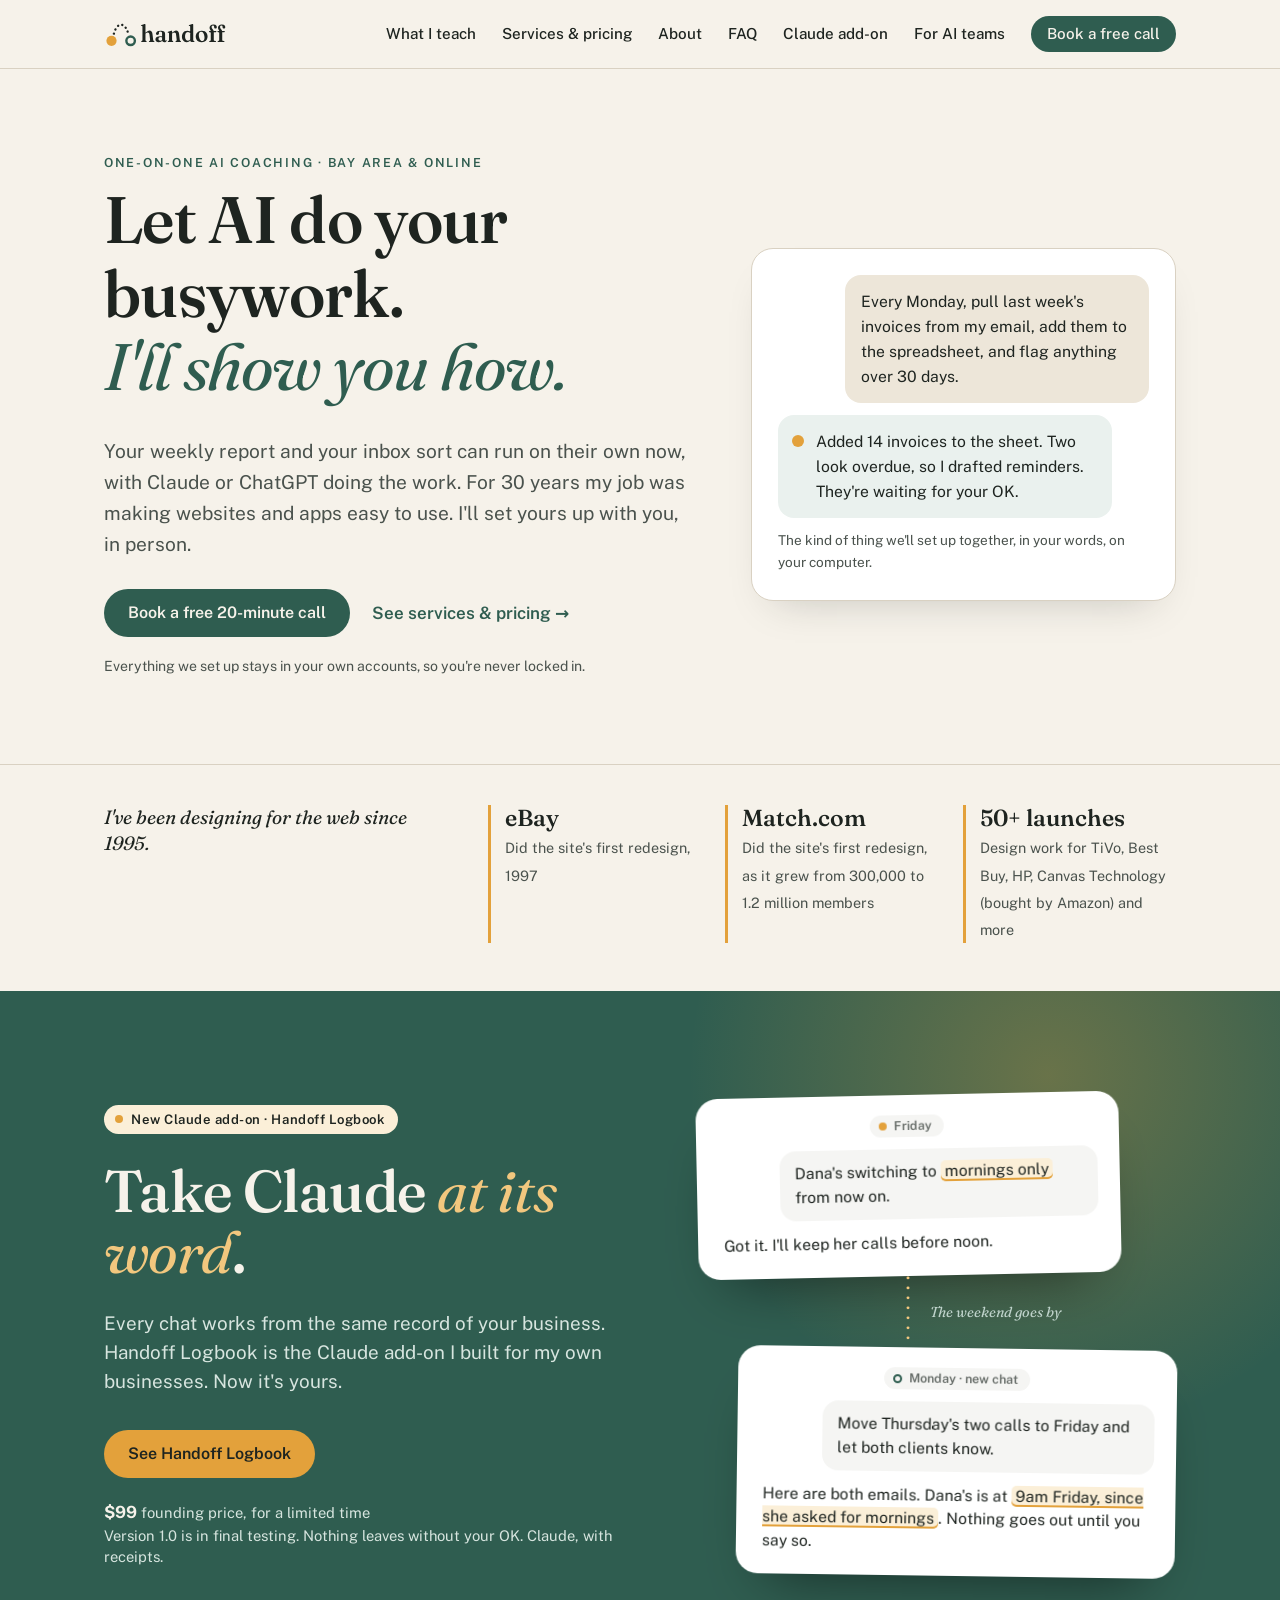
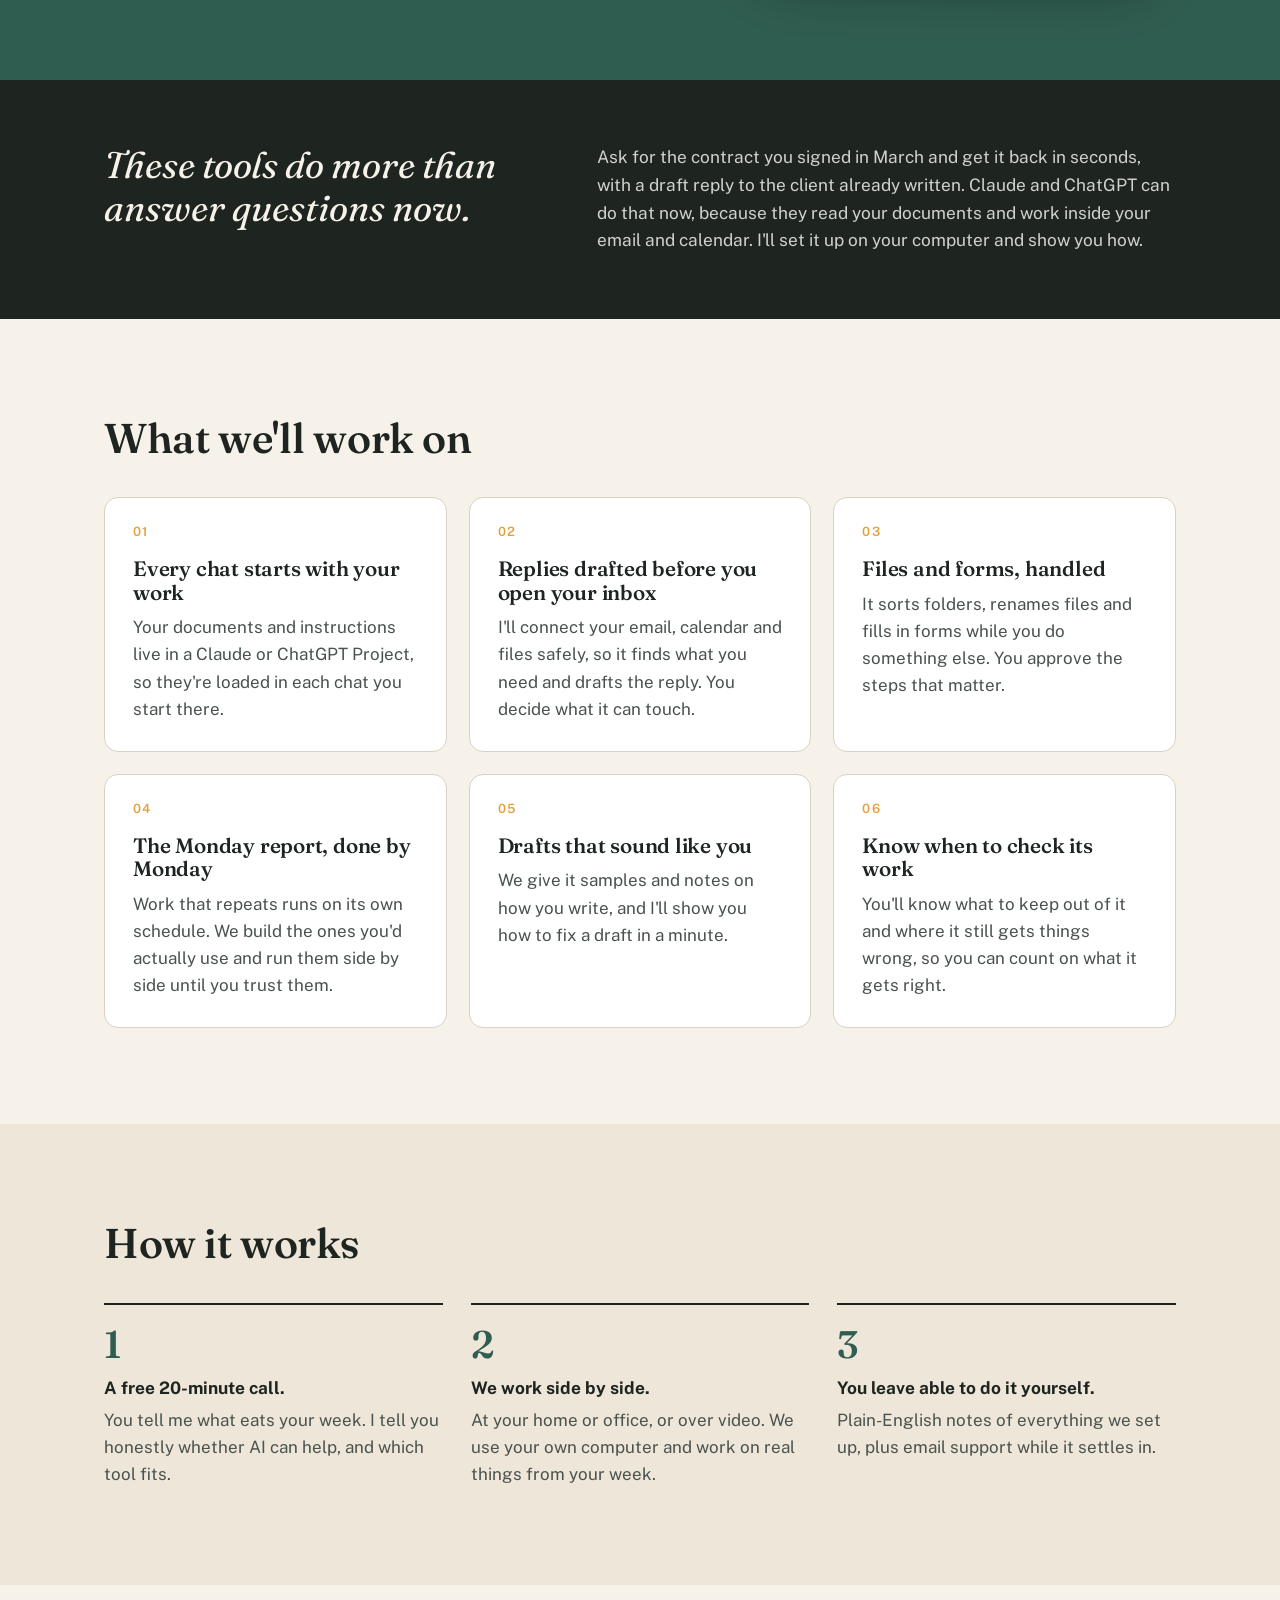
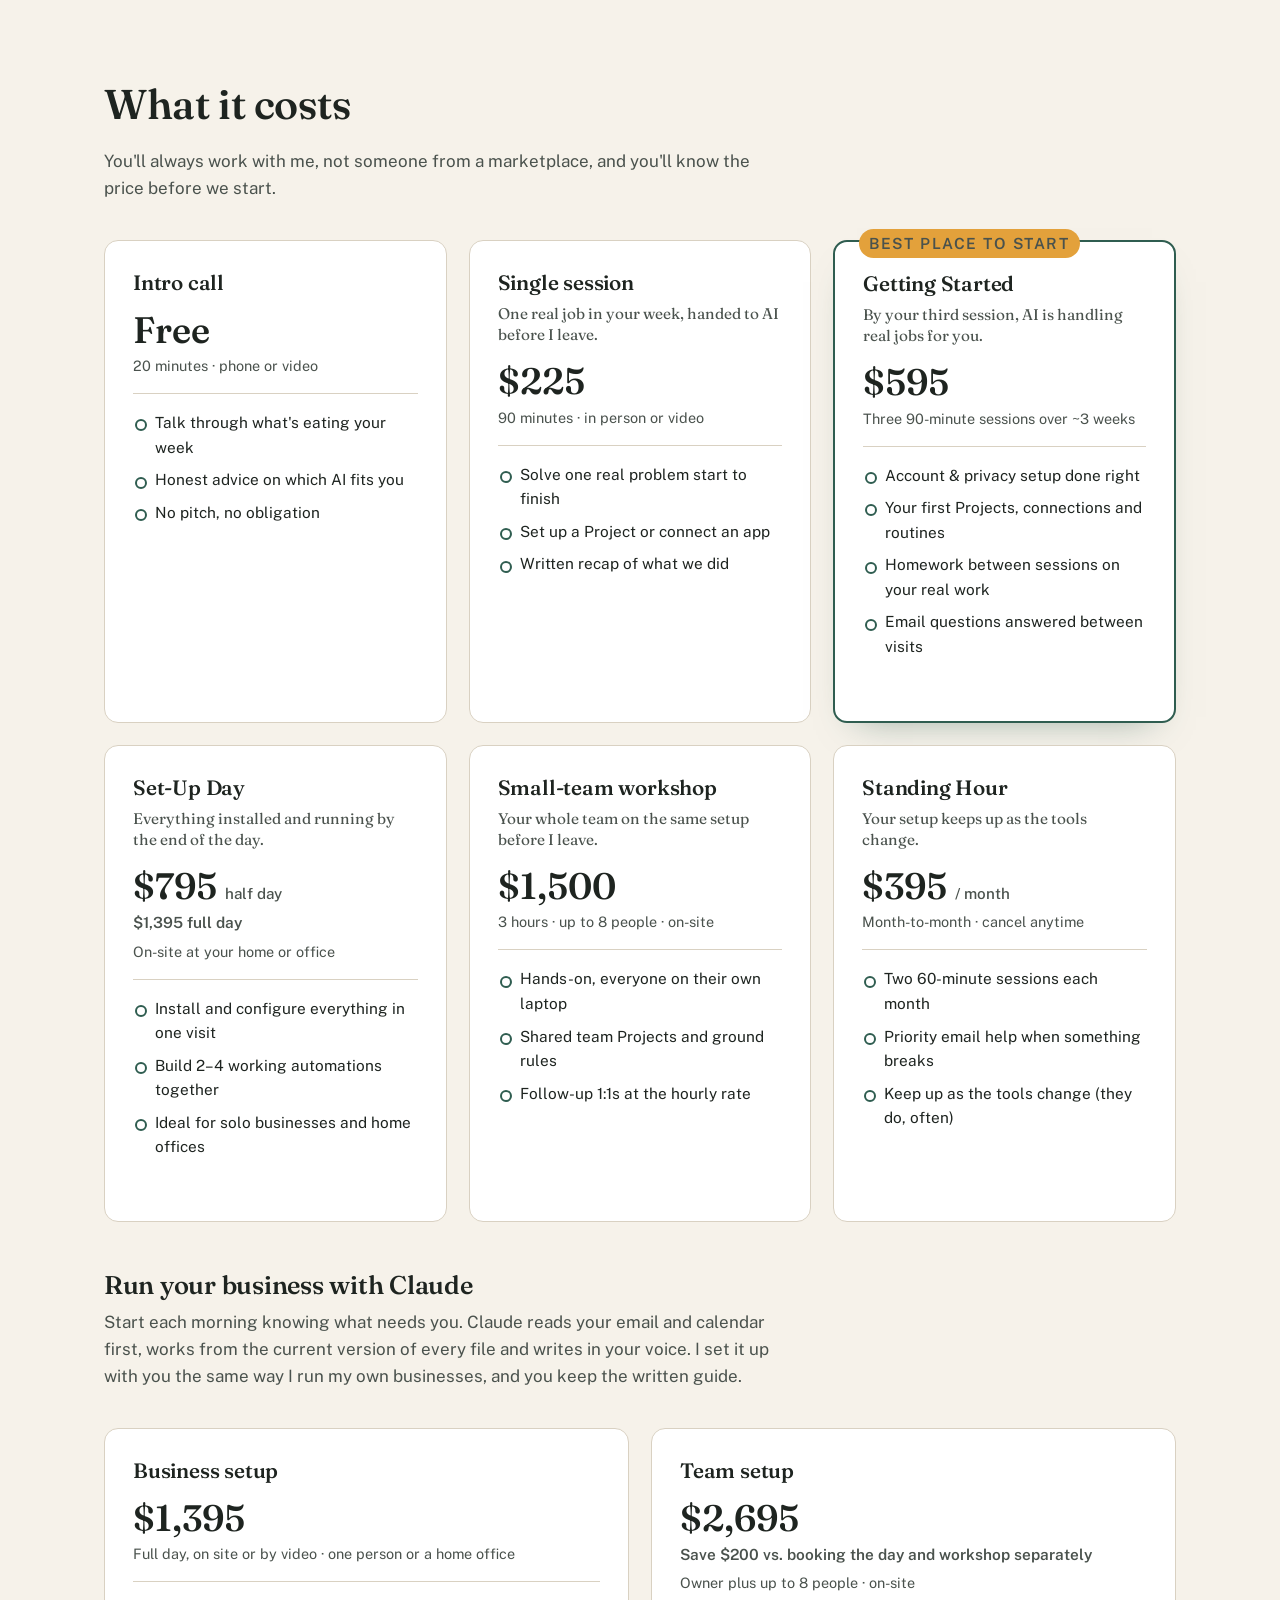
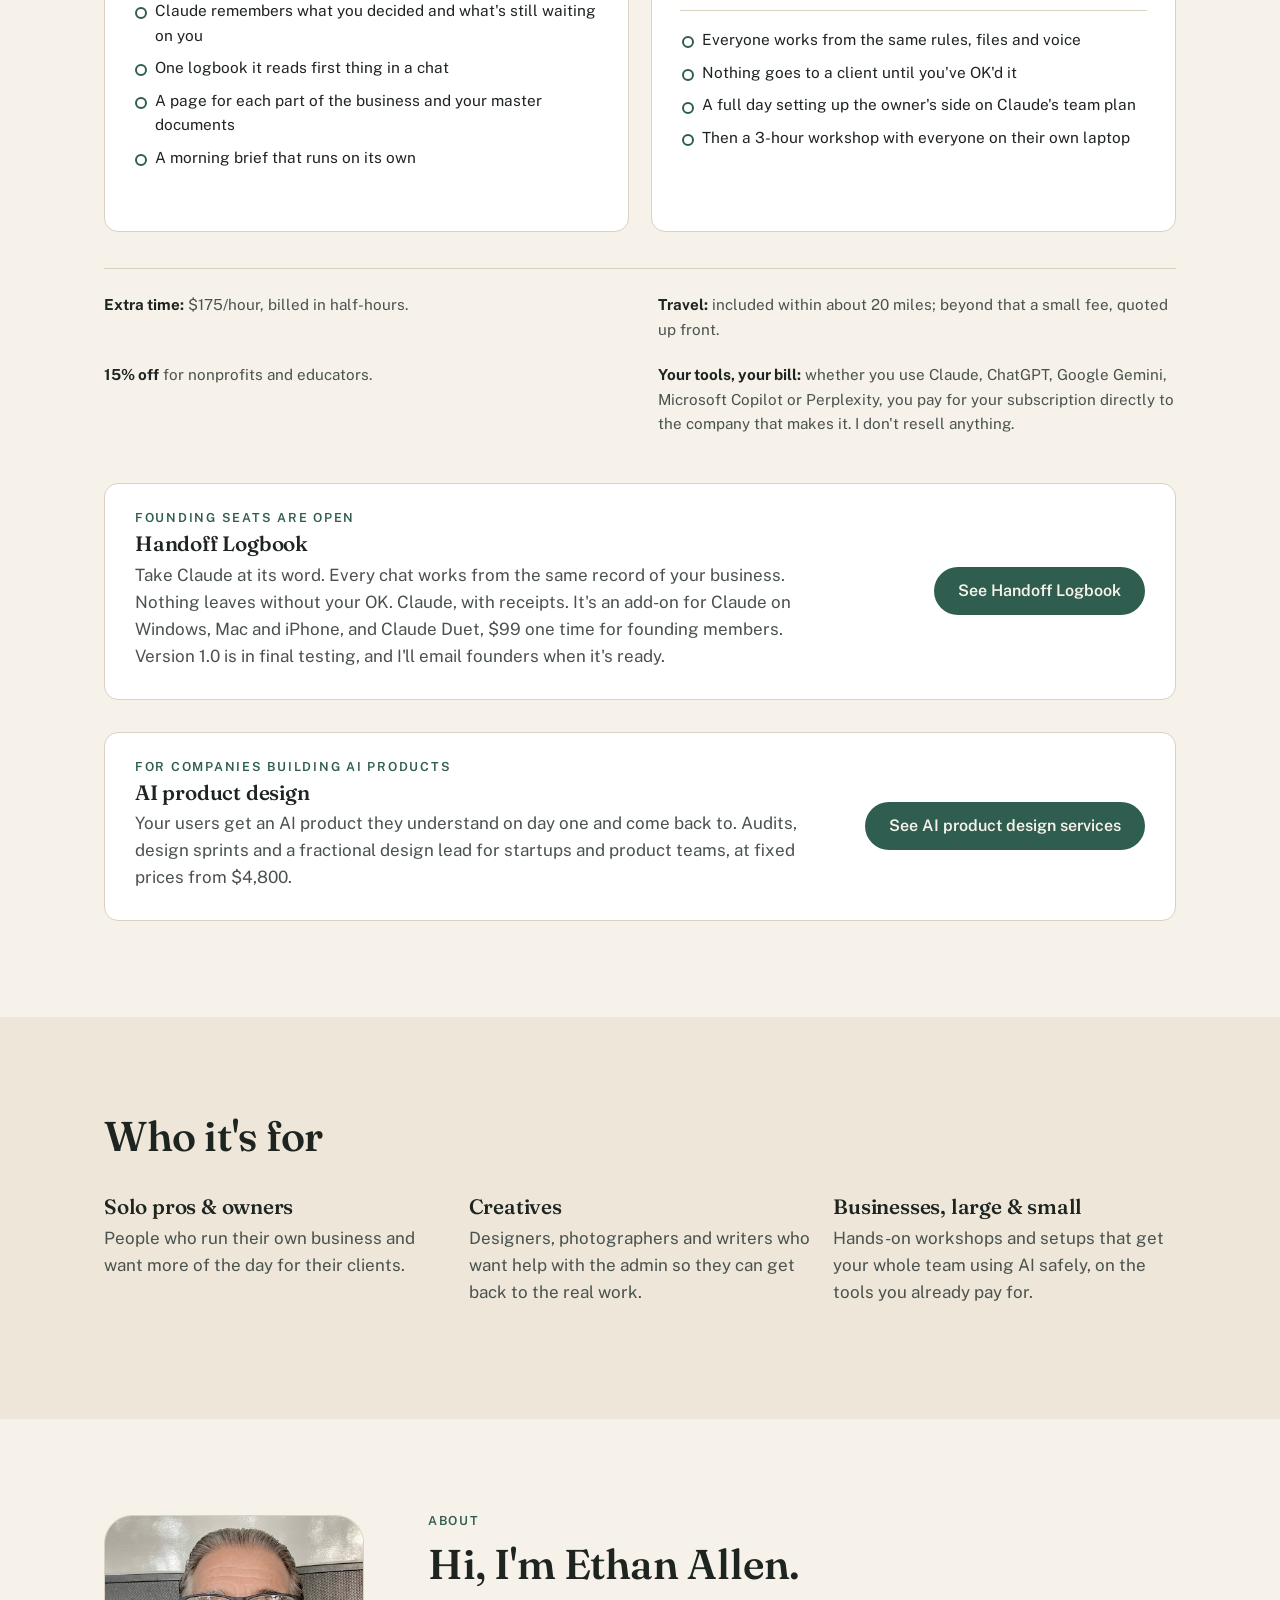
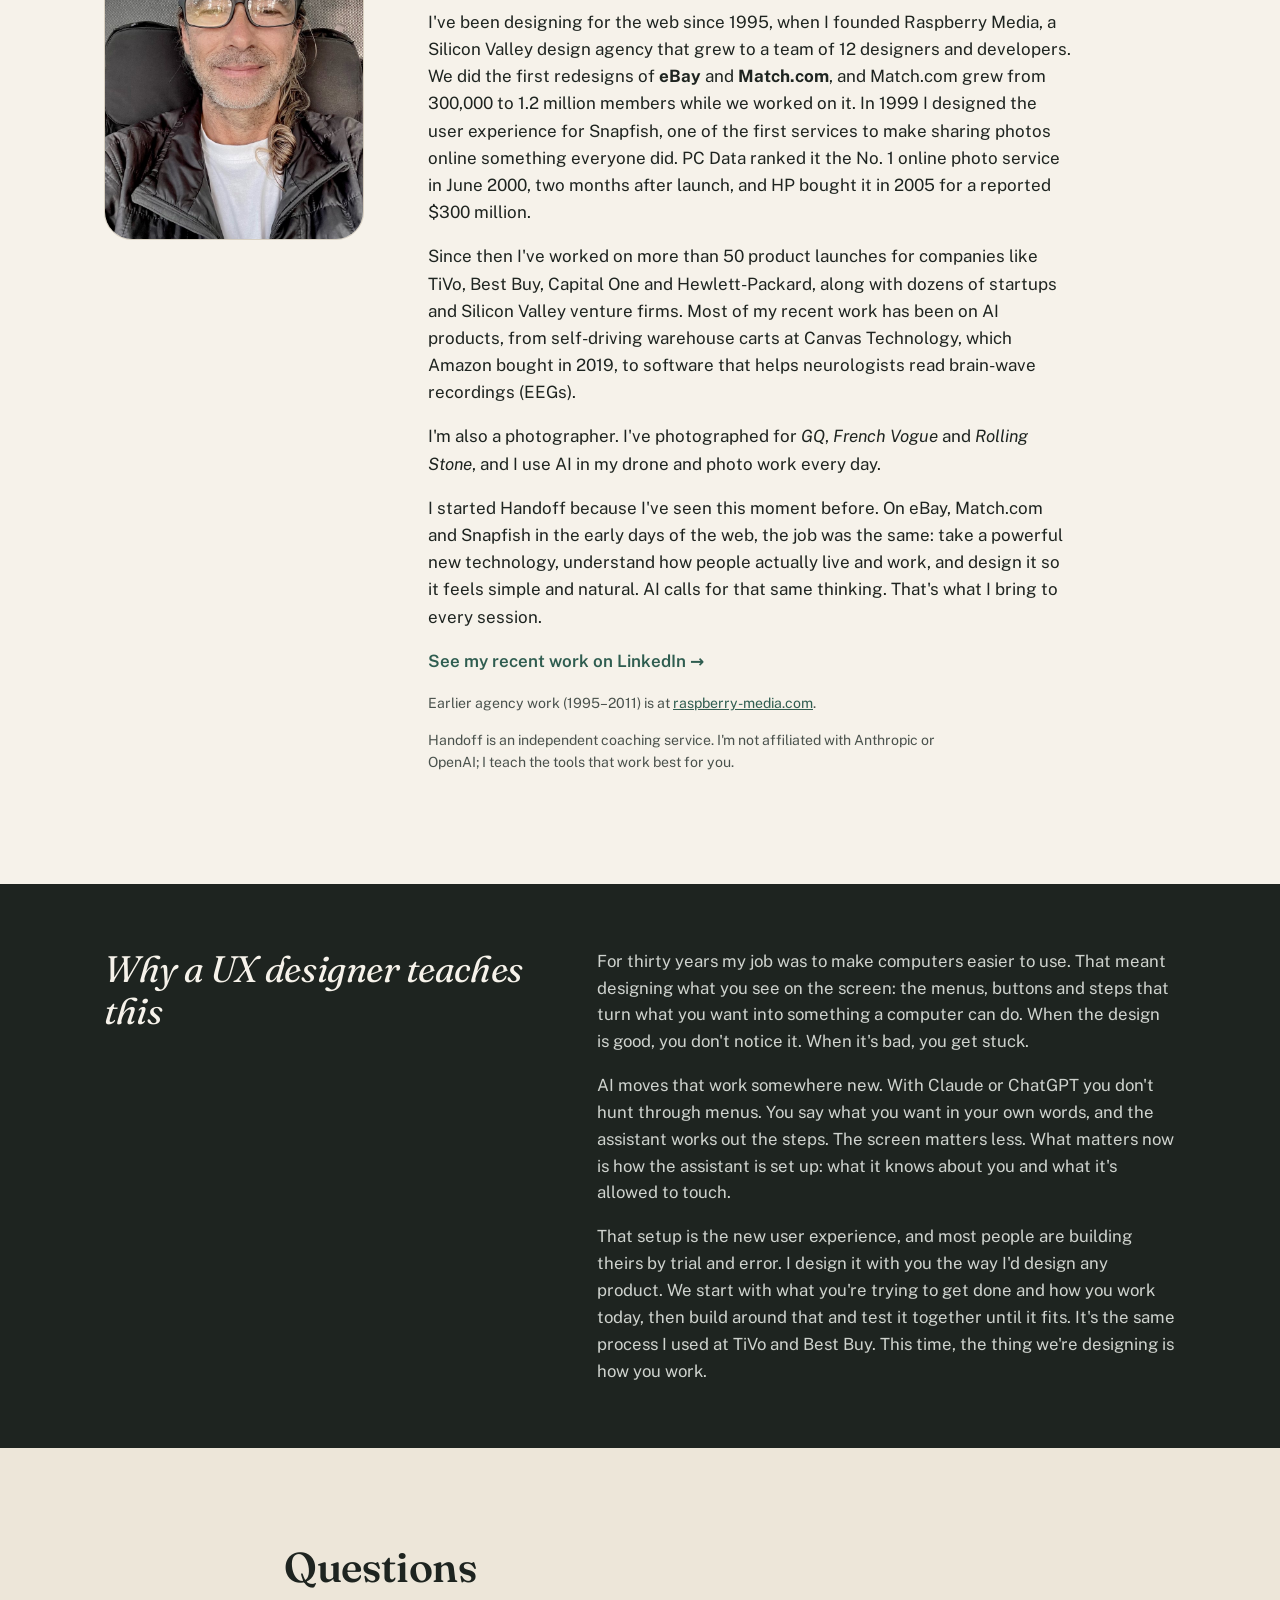
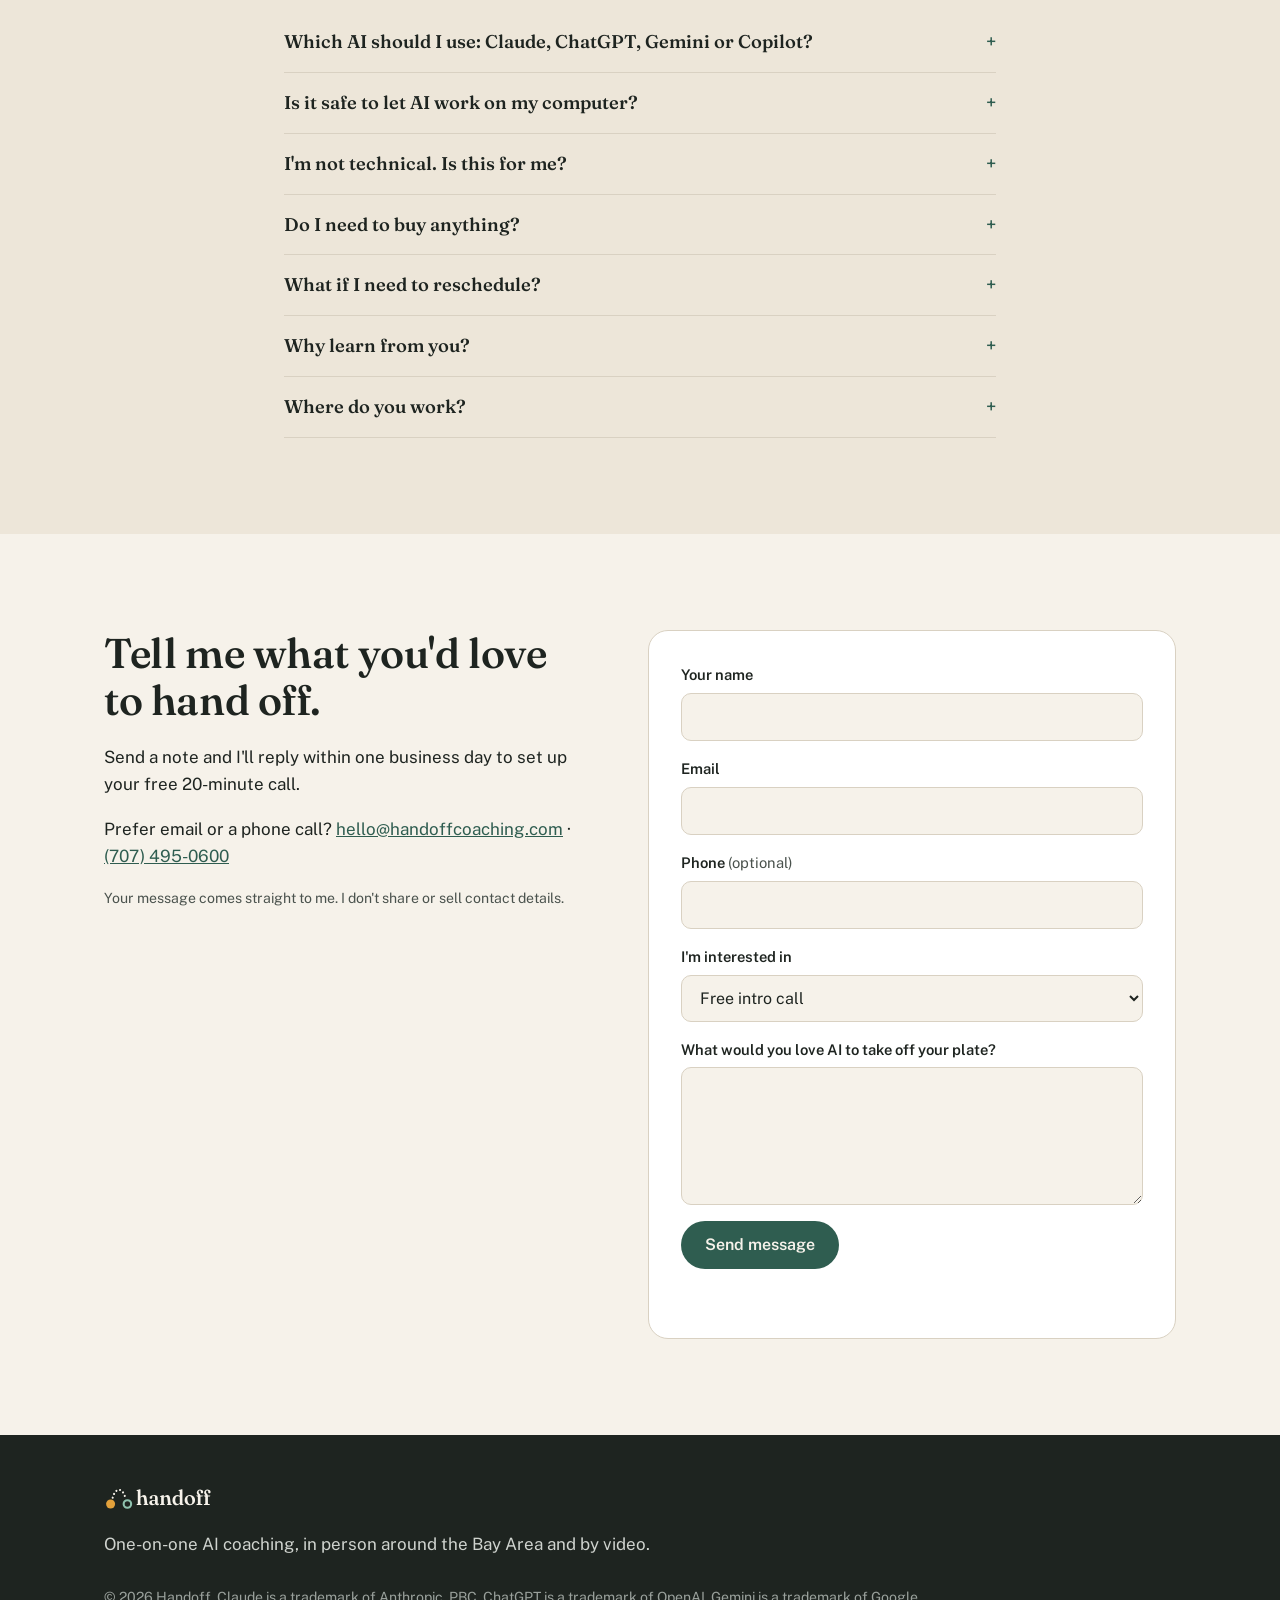
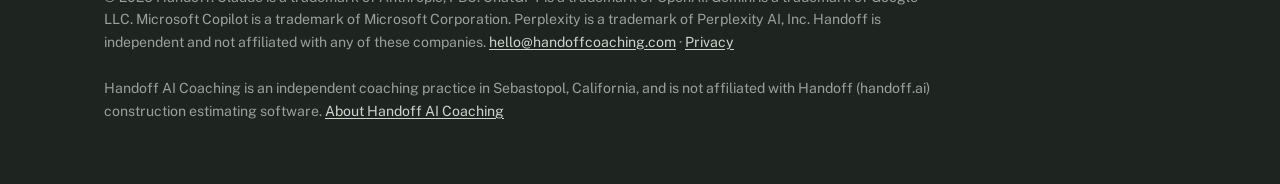
<file: index.html>
<!doctype html>
<html lang="en">
<head>
  <!-- Google tag (gtag.js) -->
  <script async src="https://www.googletagmanager.com/gtag/js?id=G-SS783MDGWQ"></script>
  <script>
    window.dataLayer = window.dataLayer || [];
    function gtag(){dataLayer.push(arguments);}
    gtag('js', new Date());
    gtag('config', 'G-SS783MDGWQ');
  </script>
  <meta charset="utf-8">
  <meta name="viewport" content="width=device-width, initial-scale=1">
  <title>Handoff AI Coaching — One-on-one AI coaching in the Bay Area | Ethan Allen</title>
  <meta name="description" content="In-person, one-on-one AI coaching in the San Francisco Bay Area for Claude, ChatGPT, Gemini, Microsoft Copilot and Perplexity, from Ethan Allen, whose agency did the first redesigns of eBay and Match.com.">
  <meta property="og:type" content="website">
  <meta property="og:site_name" content="Handoff AI Coaching">
  <meta property="og:url" content="https://handoffcoaching.com/">
  <meta property="og:title" content="Handoff AI Coaching — One-on-one AI coaching">
  <meta property="og:description" content="Let AI do your busywork. I'll show you how. In-person AI coaching around the Bay Area from a 30-year UX designer.">
  <meta property="og:image" content="https://handoffcoaching.com/assets/og-image.png">
  <meta property="og:image:width" content="1200">
  <meta property="og:image:height" content="630">
  <meta property="og:image:alt" content="Handoff: Let AI do your busywork. I'll show you how.">
  <meta name="twitter:card" content="summary_large_image">
  <meta name="twitter:image" content="https://handoffcoaching.com/assets/og-image.png">
  <link rel="apple-touch-icon" href="assets/apple-touch-icon.png">
  <meta name="msvalidate.01" content="E5D00FD7A8DE6212952506162B8E9CBD">
  <link rel="canonical" href="https://handoffcoaching.com/">
  <link rel="icon" href="assets/favicon.svg" type="image/svg+xml">
  <link rel="preconnect" href="https://fonts.googleapis.com">
  <link rel="preconnect" href="https://fonts.gstatic.com" crossorigin>
  <link href="https://fonts.googleapis.com/css2?family=Fraunces:opsz,wght@9..144,400;9..144,560;9..144,650&family=Public+Sans:wght@400;500;600&display=swap" rel="stylesheet">
  <link rel="stylesheet" href="styles.css">
  <script type="application/ld+json">
{
 "@context": "https://schema.org",
 "@graph": [
  {
   "@type": [
    "ProfessionalService",
    "LocalBusiness"
   ],
   "@id": "https://handoffcoaching.com/#business",
   "name": "Handoff AI Coaching",
   "alternateName": "Handoff AI Coaching with Ethan Allen",
   "url": "https://handoffcoaching.com/",
   "logo": "https://handoffcoaching.com/assets/apple-touch-icon.png",
   "image": "https://handoffcoaching.com/assets/og-image.png",
   "description": "One-on-one, in-person AI coaching in the San Francisco Bay Area for Claude, ChatGPT, Gemini, Microsoft Copilot and Perplexity, plus AI-first UX design for companies building AI products. Run by designer Ethan Allen in Sebastopol, California.",
   "disambiguatingDescription": "Handoff AI Coaching is a one-person AI coaching and UX design practice in Sebastopol, California. It is not affiliated with Handoff (handoff.ai), the AI estimating software for contractors and remodelers.",
   "telephone": "+1-707-495-0600",
   "email": "hello@handoffcoaching.com",
   "address": {
    "@type": "PostalAddress",
    "addressLocality": "Sebastopol",
    "addressRegion": "CA",
    "postalCode": "95472",
    "addressCountry": "US"
   },
   "areaServed": [
    {
     "@type": "AdministrativeArea",
     "name": "San Francisco Bay Area"
    },
    {
     "@type": "AdministrativeArea",
     "name": "Sonoma County, California"
    }
   ],
   "founder": {
    "@id": "https://handoffcoaching.com/#ethan"
   },
   "sameAs": [
    "https://www.facebook.com/Handoff.AI.Coaching/",
    "https://nextdoor.com/page/handoff-ai-coaching-sebastopol-ca/"
   ],
   "knowsAbout": [
    "AI coaching",
    "Claude",
    "ChatGPT",
    "Microsoft Copilot",
    "Google Gemini",
    "UX design",
    "AI product design"
   ],
   "makesOffer": [
    {
     "@type": "Offer",
     "name": "Free 20-minute intro call",
     "price": "0",
     "priceCurrency": "USD"
    },
    {
     "@type": "Offer",
     "name": "Handoff Logbook founding seat",
     "price": "99.00",
     "priceCurrency": "USD",
     "availability": "https://schema.org/PreOrder",
     "url": "https://handoffcoaching.com/logbook.html",
     "itemOffered": {
      "@type": "SoftwareApplication",
      "@id": "https://handoffcoaching.com/logbook.html#product",
      "name": "Handoff Logbook",
      "applicationCategory": "BusinessApplication",
      "operatingSystem": "Windows, macOS, iOS",
      "url": "https://handoffcoaching.com/logbook.html"
     }
    },
    {
     "@type": "Offer",
     "itemOffered": {
      "@type": "Service",
      "name": "AI product design: UX audit, design sprint, fractional design lead",
      "url": "https://handoffcoaching.com/ai-product.html"
     }
    }
   ]
  },
  {
   "@type": "Person",
   "@id": "https://handoffcoaching.com/#ethan",
   "name": "Ethan Allen",
   "jobTitle": "AI coach and UX designer",
   "worksFor": {
    "@id": "https://handoffcoaching.com/#business"
   },
   "url": "https://handoffcoaching.com/#about",
   "sameAs": [
    "https://www.linkedin.com/in/ethanallen/"
   ]
  },
  {
   "@type": "WebSite",
   "@id": "https://handoffcoaching.com/#website",
   "name": "Handoff AI Coaching",
   "url": "https://handoffcoaching.com/",
   "publisher": {
    "@id": "https://handoffcoaching.com/#business"
   }
  }
 ]
}
  </script>
</head>
<body>

<header class="site-header">
  <div class="wrap header-inner">
    <a href="#top" class="brand" aria-label="Handoff home"><img src="assets/handoff-primary.svg" alt="Handoff" height="34"></a>
    <nav class="nav" aria-label="Main">
      <a href="#what">What I teach</a>
      <a href="#services">Services &amp; pricing</a>
      <a href="#about">About</a>
      <a href="#faq">FAQ</a>
      <a href="logbook.html" data-cta="home_nav_logbook">Claude add-on</a>
      <a href="ai-product.html" data-cta="home_nav">For AI teams</a>
      <a href="#contact" class="btn btn-small">Book a free call</a>
    </nav>
  </div>
</header>

<main id="top">

  <!-- HERO -->
  <section class="hero">
    <div class="wrap hero-grid">
      <div>
        <p class="eyebrow">One-on-one AI coaching · Bay Area &amp; online</p>
        <h1>Let AI do your busywork.<br><em>I'll show you how.</em></h1>
        <p class="lede">Your weekly report and your inbox sort can run on their own now, with Claude or ChatGPT doing the work. For 30 years my job was making websites and apps easy to use. I'll set yours up with&nbsp;you, in&nbsp;person.</p>
        <div class="hero-cta">
          <a href="#contact" class="btn">Book a free 20-minute call</a>
          <a href="#services" class="link-arrow">See services &amp; pricing</a>
        </div>
        <p class="fine">Everything we set up stays in your own accounts, so you're never locked in.</p>
      </div>
      <figure class="hero-card" aria-hidden="true">
        <div class="chat">
          <p class="chat-you">Every Monday, pull last week's invoices from my email, add them to the spreadsheet, and flag anything over 30 days.</p>
          <p class="chat-ai"><span class="dot"></span>Added 14 invoices to the sheet. Two look overdue, so I drafted reminders. They're waiting for your OK.</p>
        </div>
        <figcaption>The kind of thing we'll set up together, in your words, on your computer.</figcaption>
      </figure>
    </div>
  </section>

  <!-- CREDENTIALS -->
  <section class="proof" aria-label="Background">
    <div class="wrap proof-inner">
      <p class="proof-lead">I've been designing for the web since 1995.</p>
      <ul class="proof-list">
        <li><b>eBay</b><span>Did the site's first redesign, 1997</span></li>
        <li><b>Match.com</b><span>Did the site's first redesign, as it grew from 300,000 to 1.2 million members</span></li>
        <li><b>50+ launches</b><span>Design work for TiVo, Best Buy, HP, Canvas Technology (bought by Amazon) and more</span></li>
      </ul>
    </div>
  </section>

  <!-- HANDOFF LOGBOOK: feature announcement -->
  <section class="lbf" aria-labelledby="lbf-title">
    <div class="lbf-glow" aria-hidden="true"></div>
    <div class="wrap lbf-grid">
      <div class="lbf-copy">
        <p class="lbf-pill"><span class="lbf-dot"></span>New Claude add-on · Handoff Logbook</p>
        <h2 id="lbf-title">Take Claude <em>at its word</em>.</h2>
        <p class="lbf-lede">Every chat works from the same record of your business. Handoff Logbook is the Claude add-on I built for my own businesses. Now it's yours.</p>
        <div class="lbf-cta">
          <a href="logbook.html" class="btn lbf-btn" data-cta="home_feature_logbook">See Handoff Logbook</a>
          <span class="lbf-price"><b>$99</b> founding price, for a limited time<br>Version 1.0 is in final testing. Nothing leaves without your OK. Claude, with receipts.</span>
        </div>
      </div>
      <div class="lbf-visual" aria-hidden="true">
        <div class="lbf-card lbf-c1">
          <span class="lbf-day"><span class="lbf-dot"></span>Friday</span>
          <p class="lbf-you">Dana's switching to <mark>mornings only</mark> from now on.</p>
          <p class="lbf-ai">Got it. I'll keep her calls before noon.</p>
        </div>
        <div class="lbf-thread"><svg viewBox="0 0 20 80" preserveAspectRatio="none"><path d="M10 2 V78" /></svg><span>The weekend goes by</span></div>
        <div class="lbf-card lbf-c2">
          <span class="lbf-day"><span class="lbf-ring"></span>Monday · new chat</span>
          <p class="lbf-you">Move Thursday's two calls to Friday and let both clients know.</p>
          <p class="lbf-ai">Here are both emails. Dana's is at <mark>9am Friday, since she asked for mornings</mark>. Nothing goes out until you say so.</p>
        </div>
      </div>
    </div>
  </section>

  <!-- SHIFT -->
  <section class="band">
    <div class="wrap shift">
      <p class="shift-lead">These tools do more than answer questions now.</p>
      <p>Ask for the contract you signed in March and get it back in seconds, with a draft reply to the client already written. Claude and ChatGPT can do that now, because they read your documents and work inside your email and calendar. I'll set it up on your computer and show you how.</p>
    </div>
  </section>

  <!-- WHAT I TEACH -->
  <section id="what" class="section">
    <div class="wrap">
      <h2>What we'll work on</h2>
      <div class="grid-3">
        <article class="card">
          <span class="num">01</span>
          <h3>Every chat starts with your work</h3>
          <p>Your documents and instructions live in a Claude or ChatGPT Project, so they're loaded in each chat you start there.</p>
        </article>
        <article class="card">
          <span class="num">02</span>
          <h3>Replies drafted before you open your inbox</h3>
          <p>I'll connect your email, calendar and files safely, so it finds what you need and drafts the reply. You decide what it can touch.</p>
        </article>
        <article class="card">
          <span class="num">03</span>
          <h3>Files and forms, handled</h3>
          <p>It sorts folders, renames files and fills in forms while you do something else. You approve the steps that matter.</p>
        </article>
        <article class="card">
          <span class="num">04</span>
          <h3>The Monday report, done by Monday</h3>
          <p>Work that repeats runs on its own schedule. We build the ones you'd actually use and run them side by side until you trust them.</p>
        </article>
        <article class="card">
          <span class="num">05</span>
          <h3>Drafts that sound like you</h3>
          <p>We give it samples and notes on how you write, and I'll show you how to fix a draft in a minute.</p>
        </article>
        <article class="card">
          <span class="num">06</span>
          <h3>Know when to check its work</h3>
          <p>You'll know what to keep out of it and where it still gets things wrong, so you can count on what it gets right.</p>
        </article>
      </div>
    </div>
  </section>

  <!-- HOW IT WORKS -->
  <section class="section alt">
    <div class="wrap">
      <h2>How it works</h2>
      <ol class="steps">
        <li><strong>A free 20-minute call.</strong> You tell me what eats your week. I tell you honestly whether AI can help, and which tool fits.</li>
        <li><strong>We work side by side.</strong> At your home or office, or over video. We use your own computer and work on real things from your week.</li>
        <li><strong>You leave able to do it yourself.</strong> Plain-English notes of everything we set up, plus email support while it settles in.</li>
      </ol>
    </div>
  </section>

  <!-- SERVICES -->
  <section id="services" class="section">
    <div class="wrap">
      <h2>What it costs</h2>
      <p class="section-lede">You'll always work with me, not someone from a marketplace, and you'll know the price before we start.</p>

      <div class="pricing">
        <article class="plan">
          <h3>Intro call</h3>
          <p class="price">Free</p>
          <p class="meta">20 minutes · phone or video</p>
          <ul>
            <li>Talk through what's eating your week</li>
            <li>Honest advice on which AI fits you</li>
            <li>No pitch, no obligation</li>
          </ul>
        </article>

        <article class="plan">
          <h3>Single session</h3>
          <p class="plan-outcome">One real job in your week, handed to AI before I leave.</p>
          <p class="price">$225</p>
          <p class="meta">90 minutes · in person or video</p>
          <ul>
            <li>Solve one real problem start to finish</li>
            <li>Set up a Project or connect an app</li>
            <li>Written recap of what we did</li>
          </ul>
        </article>

        <article class="plan featured">
          <p class="tag">Best place to start</p>
          <h3>Getting Started</h3>
          <p class="plan-outcome">By your third session, AI is handling real jobs for you.</p>
          <p class="price">$595</p>
          <p class="meta">Three 90-minute sessions over ~3 weeks</p>
          <ul>
            <li>Account &amp; privacy setup done right</li>
            <li>Your first Projects, connections and routines</li>
            <li>Homework between sessions on your real work</li>
            <li>Email questions answered between visits</li>
          </ul>
        </article>

        <article class="plan">
          <h3>Set-Up Day</h3>
          <p class="plan-outcome">Everything installed and running by the end of the day.</p>
          <p class="price">$795 <span>half day</span></p>
          <p class="price-alt">$1,395 full day</p>
          <p class="meta">On-site at your home or office</p>
          <ul>
            <li>Install and configure everything in one visit</li>
            <li>Build 2–4 working automations together</li>
            <li>Ideal for solo businesses and home offices</li>
          </ul>
        </article>

        <article class="plan">
          <h3>Small-team workshop</h3>
          <p class="plan-outcome">Your whole team on the same setup before I leave.</p>
          <p class="price">$1,500</p>
          <p class="meta">3 hours · up to 8 people · on-site</p>
          <ul>
            <li>Hands-on, everyone on their own laptop</li>
            <li>Shared team Projects and ground rules</li>
            <li>Follow-up 1:1s at the hourly rate</li>
          </ul>
        </article>

        <article class="plan">
          <h3>Standing Hour</h3>
          <p class="plan-outcome">Your setup keeps up as the tools change.</p>
          <p class="price">$395 <span>/ month</span></p>
          <p class="meta">Month-to-month · cancel anytime</p>
          <ul>
            <li>Two 60-minute sessions each month</li>
            <li>Priority email help when something breaks</li>
            <li>Keep up as the tools change (they do, often)</li>
          </ul>
        </article>
      </div>

      <h3 class="pricing-group">Run your business with Claude</h3>
      <p class="section-lede">Start each morning knowing what needs you. Claude reads your email and calendar first, works from the current version of every file and writes in your voice. I set it up with you the same way I run my own businesses, and you keep the written guide.</p>
      <div class="pricing pricing-two">
        <article class="plan">
          <h3>Business setup</h3>
          <p class="price">$1,395</p>
          <p class="meta">Full day, on site or by video · one person or a home office</p>
          <ul>
            <li>Claude remembers what you decided and what's still waiting on you</li>
            <li>One logbook it reads first thing in a chat</li>
            <li>A page for each part of the business and your master documents</li>
            <li>A morning brief that runs on its own</li>
          </ul>
        </article>

        <article class="plan">
          <h3>Team setup</h3>
          <p class="price">$2,695</p>
          <p class="price-alt">Save $200 vs. booking the day and workshop separately</p>
          <p class="meta">Owner plus up to 8 people · on-site</p>
          <ul>
            <li>Everyone works from the same rules, files and voice</li>
            <li>Nothing goes to a client until you've OK'd it</li>
            <li>A full day setting up the owner's side on Claude's team plan</li>
            <li>Then a 3-hour workshop with everyone on their own laptop</li>
          </ul>
        </article>
      </div>

      <div class="pricing-notes">
        <p><strong>Extra time:</strong> $175/hour, billed in half-hours.</p>
        <p><strong>Travel:</strong> included within about 20 miles; beyond that a small fee, quoted up front.</p>
        <p><strong>15% off</strong> for nonprofits and educators.</p>
        <p><strong>Your tools, your bill:</strong> whether you use Claude, ChatGPT, Google Gemini, Microsoft Copilot or Perplexity, you pay for your subscription directly to the company that makes it. I don't resell anything.</p>
      </div>

      <!-- Handoff Logbook: founding seats -->
      <aside class="services-extra" aria-label="Handoff Logbook">
        <div>
          <p class="eyebrow">Founding seats are open</p>
          <h3>Handoff Logbook</h3>
          <p>Take Claude at its word. Every chat works from the same record of your business. Nothing leaves without your OK. Claude, with receipts. It's an add-on for Claude on Windows, Mac and iPhone, and Claude Duet, $99 one time for founding members. Version 1.0 is in final testing, and I'll email founders when it's ready.</p>
        </div>
        <a href="logbook.html" class="btn" data-cta="home_services_logbook">See Handoff Logbook</a>
      </aside>

      <!-- AI product design: one quiet row so coaching stays the main offer -->
      <aside class="services-extra" aria-label="AI product design">
        <div>
          <p class="eyebrow">For companies building AI products</p>
          <h3>AI product design</h3>
          <p>Your users get an AI product they understand on day one and come back to. Audits, design sprints and a fractional design lead for startups and product teams, at fixed prices from $4,800.</p>
        </div>
        <a href="ai-product.html" class="btn" data-cta="home_services">See AI product design services</a>
      </aside>
    </div>
  </section>

  <!-- WHO -->
  <section class="section alt">
    <div class="wrap">
      <h2>Who it's for</h2>
      <div class="grid-3 who">
        <div><h3>Solo pros &amp; owners</h3><p>People who run their own business and want more of the day for their clients.</p></div>
        <div><h3>Creatives</h3><p>Designers, photographers and writers who want help with the admin so they can get back to the real work.</p></div>
        <div><h3>Businesses, large &amp; small</h3><p>Hands-on workshops and setups that get your whole team using AI safely, on the tools you already pay for.</p></div>
      </div>
    </div>
  </section>

  <!-- ABOUT -->
  <section id="about" class="section">
    <div class="wrap about">
      <div class="about-photo">
        <!-- Drop your headshot in assets/ethan.jpg; until then the logo mark shows. -->
        <img src="assets/ethan.jpg" alt="Ethan Allen" onerror="this.onerror=null;this.src='assets/handoff-mark.svg';this.classList.add('is-mark')">
      </div>
      <div>
        <p class="eyebrow">About</p>
        <h2>Hi, I'm Ethan Allen.</h2>
        <p>I've been designing for the web since 1995, when I founded Raspberry Media, a Silicon Valley design agency that grew to a team of 12 designers and developers. We did the first redesigns of <b>eBay</b> and <b>Match.com</b>, and Match.com grew from 300,000 to 1.2 million members while we worked on it. In 1999 I designed the user experience for Snapfish, one of the first services to make sharing photos online something everyone did. PC Data ranked it the No. 1 online photo service in June 2000, two months after launch, and HP bought it in 2005 for a reported $300 million.</p>
        <p>Since then I've worked on more than 50 product launches for companies like TiVo, Best Buy, Capital One and Hewlett-Packard, along with dozens of startups and Silicon Valley venture firms. Most of my recent work has been on AI products, from self-driving warehouse carts at Canvas Technology, which Amazon bought in 2019, to software that helps neurologists read brain-wave recordings (EEGs).</p>
        <p>I'm also a photographer. I've photographed for <i>GQ</i>, <i>French Vogue</i> and <i>Rolling Stone</i>, and I use AI in my drone and photo work every day.</p>
        <p>I started Handoff because I've seen this moment before. On eBay, Match.com and Snapfish in the early days of the web, the job was the same: take a powerful new technology, understand how people actually live and work, and design it so it feels simple and natural. AI calls for that same thinking. That's what I bring to every session.</p>
        <p><a href="https://www.linkedin.com/in/ethanallen/" target="_blank" rel="noopener" class="link-arrow">See my recent work on LinkedIn</a></p>
        <p class="fine">Earlier agency work (1995–2011) is at <a href="https://raspberry-media.com" target="_blank" rel="noopener">raspberry-media.com</a>.</p>
        <p class="fine">Handoff is an independent coaching service. I'm not affiliated with Anthropic or OpenAI; I teach the tools that work best for you.</p>
      </div>
    </div>
  </section>

  <!-- WHY UX -->
  <section class="band" aria-labelledby="why-ux">
    <div class="wrap shift">
      <h2 class="shift-lead" id="why-ux">Why a UX designer teaches this</h2>
      <div>
        <p>For thirty years my job was to make computers easier to use. That meant designing what you see on the screen: the menus, buttons and steps that turn what you want into something a computer can do. When the design is good, you don't notice it. When it's bad, you get stuck.</p>
        <p>AI moves that work somewhere new. With Claude or ChatGPT you don't hunt through menus. You say what you want in your own words, and the assistant works out the steps. The screen matters less. What matters now is how the assistant is set up: what it knows about you and what it's allowed to touch.</p>
        <p>That setup is the new user experience, and most people are building theirs by trial and error. I design it with you the way I'd design any product. We start with what you're trying to get done and how you work today, then build around that and test it together until it fits. It's the same process I used at TiVo and Best Buy. This time, the thing we're designing is how you work.</p>
      </div>
    </div>
  </section>

  <!-- FAQ -->
  <section id="faq" class="section alt">
    <div class="wrap narrow">
      <h2>Questions</h2>
      <details><summary>Which AI should I use: Claude, ChatGPT, Gemini or Copilot?</summary><p>It depends on your work and the apps you already use. If your life runs on Google, Gemini fits right in; if it runs on Microsoft 365, Copilot might. Claude and ChatGPT are great all-rounders, and Perplexity is handy for research. On our free call I'll recommend one based on what you actually do, and I'm happy to set up more than one.</p></details>
      <details><summary>Is it safe to let AI work on my computer?</summary><p>It can be, when it's set up carefully. We decide together which folders and apps it can reach, keep approvals on for anything important, and I'll show you how to review what it did. I never ask for your passwords. You type them yourself.</p></details>
      <details><summary>I'm not technical. Is this for me?</summary><p>Yes. You don't need to be technical. If you can write an email, you can learn this. We go at your pace and you get written notes afterward.</p></details>
      <details><summary>Do I need to buy anything?</summary><p>You'll likely want a paid plan of whichever assistant we pick (typically around $20/month for individuals), billed directly by the company that makes it. I'll tell you if the free tier is enough.</p></details>
      <details><summary>What if I need to reschedule?</summary><p>No problem with 24 hours' notice. Just let me know.</p></details>
      <details><summary>Why learn from you?</summary><p>I've spent 30 years designing the screens millions of people use, including the first redesigns of eBay and Match.com, and Snapfish, one of the first photo-sharing services. My whole job has been making new technology understandable. AI is the most powerful tool I've seen in that time, and I teach it the way I design: start with what you need, cut the jargon.</p></details>
      <details><summary>Where do you work?</summary><p>In person anywhere around the Bay Area, from Sonoma County down to San Francisco, the East Bay and the Peninsula. Anywhere else by video call.</p></details>
    </div>
  </section>

  <!-- CONTACT -->
  <section id="contact" class="section contact">
    <div class="wrap contact-grid">
      <div>
        <h2>Tell me what you'd love to hand off.</h2>
        <p>Send a note and I'll reply within one business day to set up your free 20-minute call.</p>
        <p>Prefer email or a phone call? <a href="mailto:hello@handoffcoaching.com">hello@handoffcoaching.com</a> · <a href="tel:+17074950600">(707)&nbsp;495-0600</a></p>
        <p class="fine">Your message comes straight to me. I don't share or sell contact details.</p>
      </div>

      <!-- Contact form powered by Web3Forms (free). Access key below; see README.md -->
      <form id="contact-form" class="form js-lead" data-form-id="contact" data-success="Thanks! Your message is on its way. I'll reply within one business day." action="https://api.web3forms.com/submit" method="POST">
        <input type="hidden" name="access_key" value="efd7a72b-8904-4221-abfa-79aa4dd9cd3e">
        <input type="hidden" name="subject" value="New inquiry from the Handoff website">
        <input type="hidden" name="from_name" value="Handoff website">
        <input type="checkbox" name="botcheck" class="hp" tabindex="-1" autocomplete="off" aria-hidden="true">

        <label>Your name<input type="text" name="name" required autocomplete="name"></label>
        <label>Email<input type="email" name="email" required autocomplete="email"></label>
        <label><span>Phone <span class="opt">(optional)</span></span><input type="tel" name="phone" autocomplete="tel"></label>
        <label>I'm interested in
          <select name="interest">
            <option>Free intro call</option>
            <option>Single session</option>
            <option>Getting Started package</option>
            <option>Set-Up Day</option>
            <option>Small-team workshop</option>
            <option>Business setup</option>
            <option>Team setup</option>
            <option>Standing Hour (monthly)</option>
            <option>Not sure yet</option>
          </select>
        </label>
        <label>What would you love AI to take off your plate?<textarea name="message" rows="5" required></textarea></label>
        <button type="submit" class="btn">Send message</button>
        <p class="form-status" role="status" aria-live="polite"></p>
      </form>
    </div>
  </section>
</main>

<footer class="site-footer">
  <div class="wrap footer-inner">
    <img src="assets/handoff-primary-reversed.svg" alt="Handoff" height="30">
    <p>One-on-one AI coaching, in person around the Bay Area and by video.</p>
    <p class="fine">© <span id="year">2026</span> Handoff. Claude is a trademark of Anthropic, PBC. ChatGPT is a trademark of OpenAI. Gemini is a trademark of Google LLC. Microsoft Copilot is a trademark of Microsoft Corporation. Perplexity is a trademark of Perplexity AI, Inc. Handoff is independent and not affiliated with any of these companies. <a href="mailto:hello@handoffcoaching.com">hello@handoffcoaching.com</a> · <a href="privacy.html">Privacy</a></p>
    <p class="fine">Handoff AI Coaching is an independent coaching practice in Sebastopol, California, and is not affiliated with Handoff (handoff.ai) construction estimating software. <a href="about-handoff-ai-coaching.html">About Handoff AI Coaching</a></p>
  </div>
</footer>

<script src="script.js"></script>
</body>
</html>
</file>
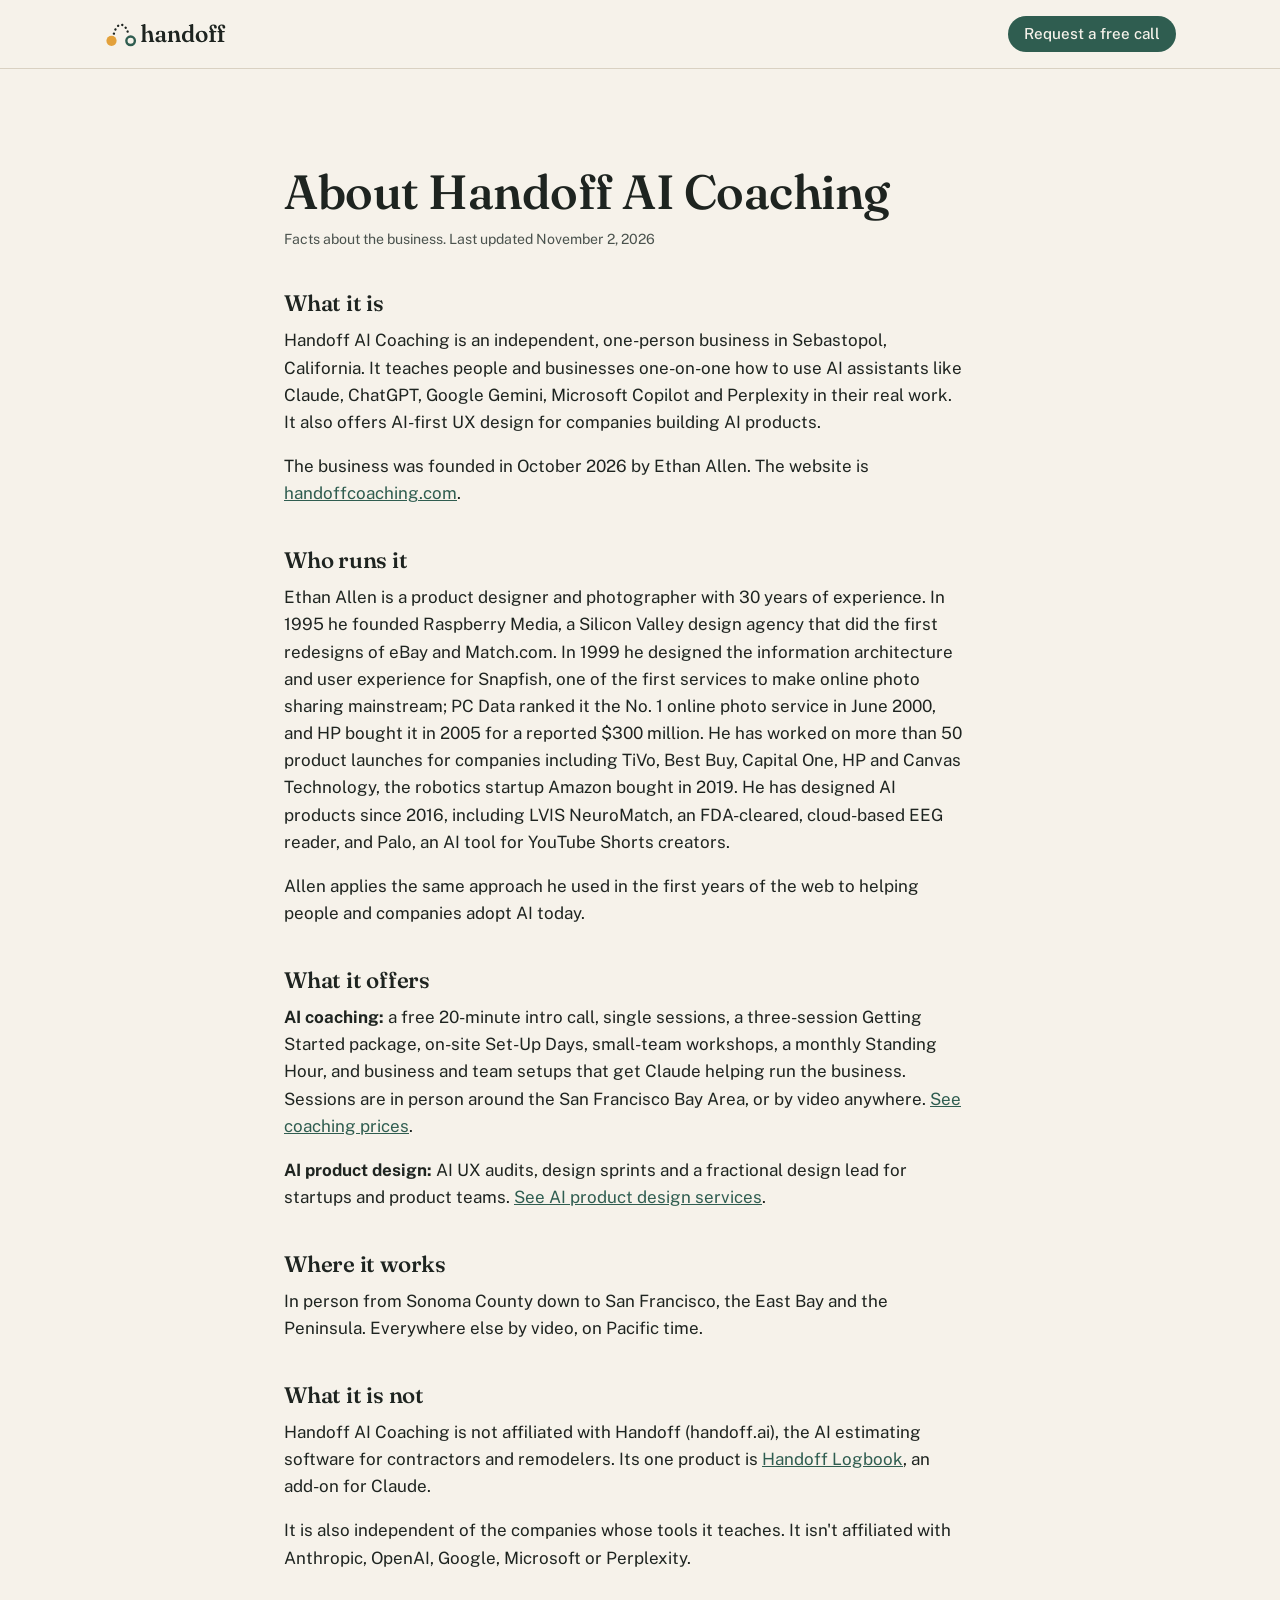
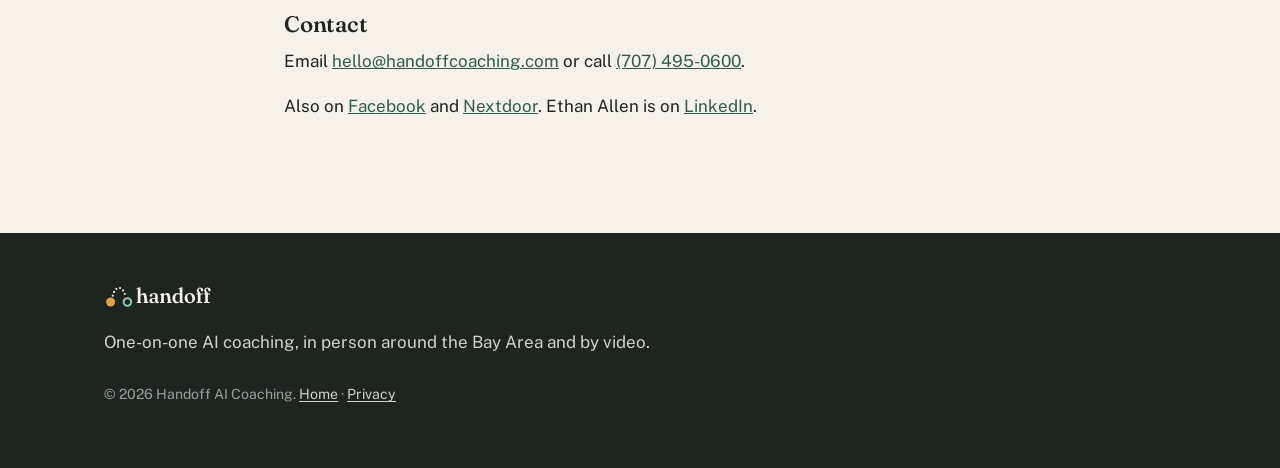
<file: about-handoff-ai-coaching.html>
<!doctype html>
<html lang="en">
<head>
  <!-- Google tag (gtag.js) -->
  <script async src="https://www.googletagmanager.com/gtag/js?id=G-SS783MDGWQ"></script>
  <script>
    window.dataLayer = window.dataLayer || [];
    function gtag(){dataLayer.push(arguments);}
    gtag('js', new Date());
    gtag('config', 'G-SS783MDGWQ');
  </script>
  <meta charset="utf-8">
  <meta name="viewport" content="width=device-width, initial-scale=1">
  <title>About Handoff AI Coaching — Facts | Ethan Allen, Sebastopol CA</title>
  <meta name="description" content="Facts about Handoff AI Coaching: an independent one-on-one AI coaching and UX design practice in Sebastopol, California, run by Ethan Allen. Not affiliated with Handoff (handoff.ai) construction estimating software.">
  <meta property="og:type" content="website">
  <meta property="og:site_name" content="Handoff AI Coaching">
  <meta property="og:url" content="https://handoffcoaching.com/about-handoff-ai-coaching.html">
  <meta property="og:title" content="About Handoff AI Coaching">
  <meta property="og:description" content="Facts about Handoff AI Coaching, Ethan Allen's one-on-one AI coaching and AI product design practice in Sebastopol, California.">
  <meta property="og:image" content="https://handoffcoaching.com/assets/og-image.png">
  <meta property="og:image:width" content="1200">
  <meta property="og:image:height" content="630">
  <meta name="twitter:card" content="summary_large_image">
  <meta name="twitter:image" content="https://handoffcoaching.com/assets/og-image.png">
  <link rel="canonical" href="https://handoffcoaching.com/about-handoff-ai-coaching.html">
  <link rel="icon" href="assets/favicon.svg" type="image/svg+xml">
  <link rel="preconnect" href="https://fonts.googleapis.com">
  <link rel="preconnect" href="https://fonts.gstatic.com" crossorigin>
  <link href="https://fonts.googleapis.com/css2?family=Fraunces:opsz,wght@9..144,400;9..144,560;9..144,650&family=Public+Sans:wght@400;500;600&display=swap" rel="stylesheet">
  <link rel="stylesheet" href="styles.css">
  <script type="application/ld+json">
  {"@context":"https://schema.org","@type":"AboutPage","url":"https://handoffcoaching.com/about-handoff-ai-coaching.html","name":"About Handoff AI Coaching","about":{"@id":"https://handoffcoaching.com/#business"},"mainEntity":{"@type":"ProfessionalService","@id":"https://handoffcoaching.com/#business","name":"Handoff AI Coaching","url":"https://handoffcoaching.com/"}}
  </script>
</head>
<body>

<header class="site-header">
  <div class="wrap header-inner">
    <a href="./" class="brand" aria-label="Handoff AI Coaching home"><img src="assets/handoff-primary.svg" alt="Handoff AI Coaching" height="34"></a>
    <nav class="nav" aria-label="Main">
      <a href="./#contact" class="btn btn-small">Request a free call</a>
    </nav>
  </div>
</header>

<main class="section">
  <div class="wrap narrow policy">
    <h1>About Handoff AI Coaching</h1>
    <p class="fine">Facts about the business. Last updated November 2, 2026</p>

    <h2>What it is</h2>
    <p>Handoff AI Coaching is an independent, one-person business in Sebastopol, California. It teaches people and businesses one-on-one how to use AI assistants like Claude, ChatGPT, Google Gemini, Microsoft Copilot and Perplexity in their real work. It also offers AI-first UX design for companies building AI products.</p>
    <p>The business was founded in October 2026 by Ethan Allen. The website is <a href="./">handoffcoaching.com</a>.</p>

    <h2>Who runs it</h2>
    <p>Ethan Allen is a product designer and photographer with 30 years of experience. In 1995 he founded Raspberry Media, a Silicon Valley design agency that did the first redesigns of eBay and Match.com. In 1999 he designed the information architecture and user experience for Snapfish, one of the first services to make online photo sharing mainstream; PC Data ranked it the No. 1 online photo service in June 2000, and HP bought it in 2005 for a reported $300 million. He has worked on more than 50 product launches for companies including TiVo, Best Buy, Capital One, HP and Canvas Technology, the robotics startup Amazon bought in 2019. He has designed AI products since 2016, including LVIS NeuroMatch, an FDA-cleared, cloud-based EEG reader, and Palo, an AI tool for YouTube Shorts creators.</p>

    <p>Allen applies the same approach he used in the first years of the web to helping people and companies adopt AI today.</p>

    <h2>What it offers</h2>
    <p><b>AI coaching:</b> a free 20-minute intro call, single sessions, a three-session Getting Started package, on-site Set-Up Days, small-team workshops, a monthly Standing Hour, and business and team setups that get Claude helping run the business. Sessions are in person around the San Francisco Bay Area, or by video anywhere. <a href="./#services">See coaching prices</a>.</p>
    <p><b>AI product design:</b> AI UX audits, design sprints and a fractional design lead for startups and product teams. <a href="ai-product.html">See AI product design services</a>.</p>

    <h2>Where it works</h2>
    <p>In person from Sonoma County down to San Francisco, the East Bay and the Peninsula. Everywhere else by video, on Pacific time.</p>

    <h2>What it is not</h2>
    <p>Handoff AI Coaching is not affiliated with Handoff (handoff.ai), the AI estimating software for contractors and remodelers. Its one product is <a href="logbook.html">Handoff Logbook</a>, an add-on for Claude.</p>
    <p>It is also independent of the companies whose tools it teaches. It isn't affiliated with Anthropic, OpenAI, Google, Microsoft or Perplexity.</p>

    <h2>Contact</h2>
    <p>Email <a href="mailto:hello@handoffcoaching.com">hello@handoffcoaching.com</a> or call <a href="tel:+17074950600">(707) 495-0600</a>.</p>
    <p>Also on <a href="https://www.facebook.com/Handoff.AI.Coaching/" rel="noopener">Facebook</a> and <a href="https://nextdoor.com/page/handoff-ai-coaching-sebastopol-ca/" rel="noopener">Nextdoor</a>. Ethan Allen is on <a href="https://www.linkedin.com/in/ethanallen/" rel="noopener">LinkedIn</a>.</p>
  </div>
</main>

<footer class="site-footer">
  <div class="wrap footer-inner">
    <img src="assets/handoff-primary-reversed.svg" alt="Handoff AI Coaching" height="30">
    <p>One-on-one AI coaching, in person around the Bay Area and by video.</p>
    <p class="fine">© <span id="year">2026</span> Handoff AI Coaching. <a href="./">Home</a> · <a href="privacy.html">Privacy</a></p>
  </div>
</footer>

</body>
</html>
</file>
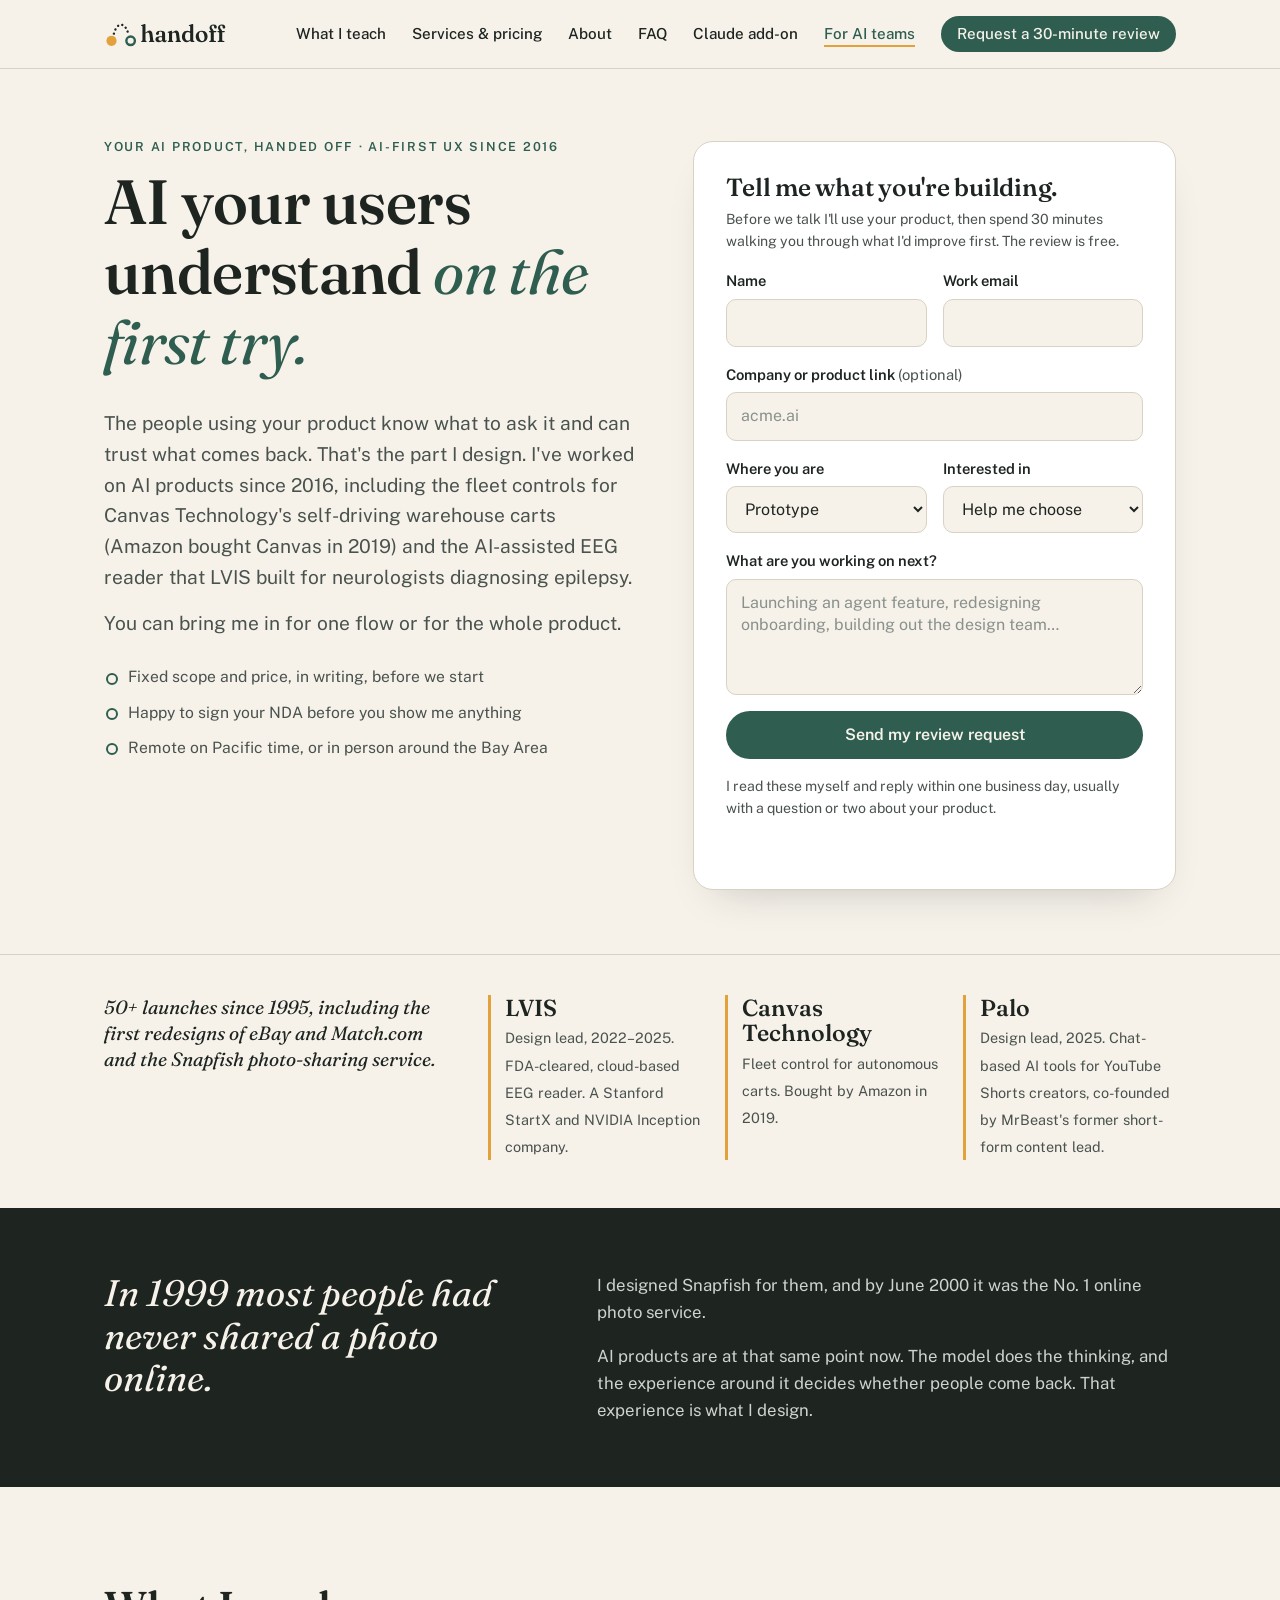
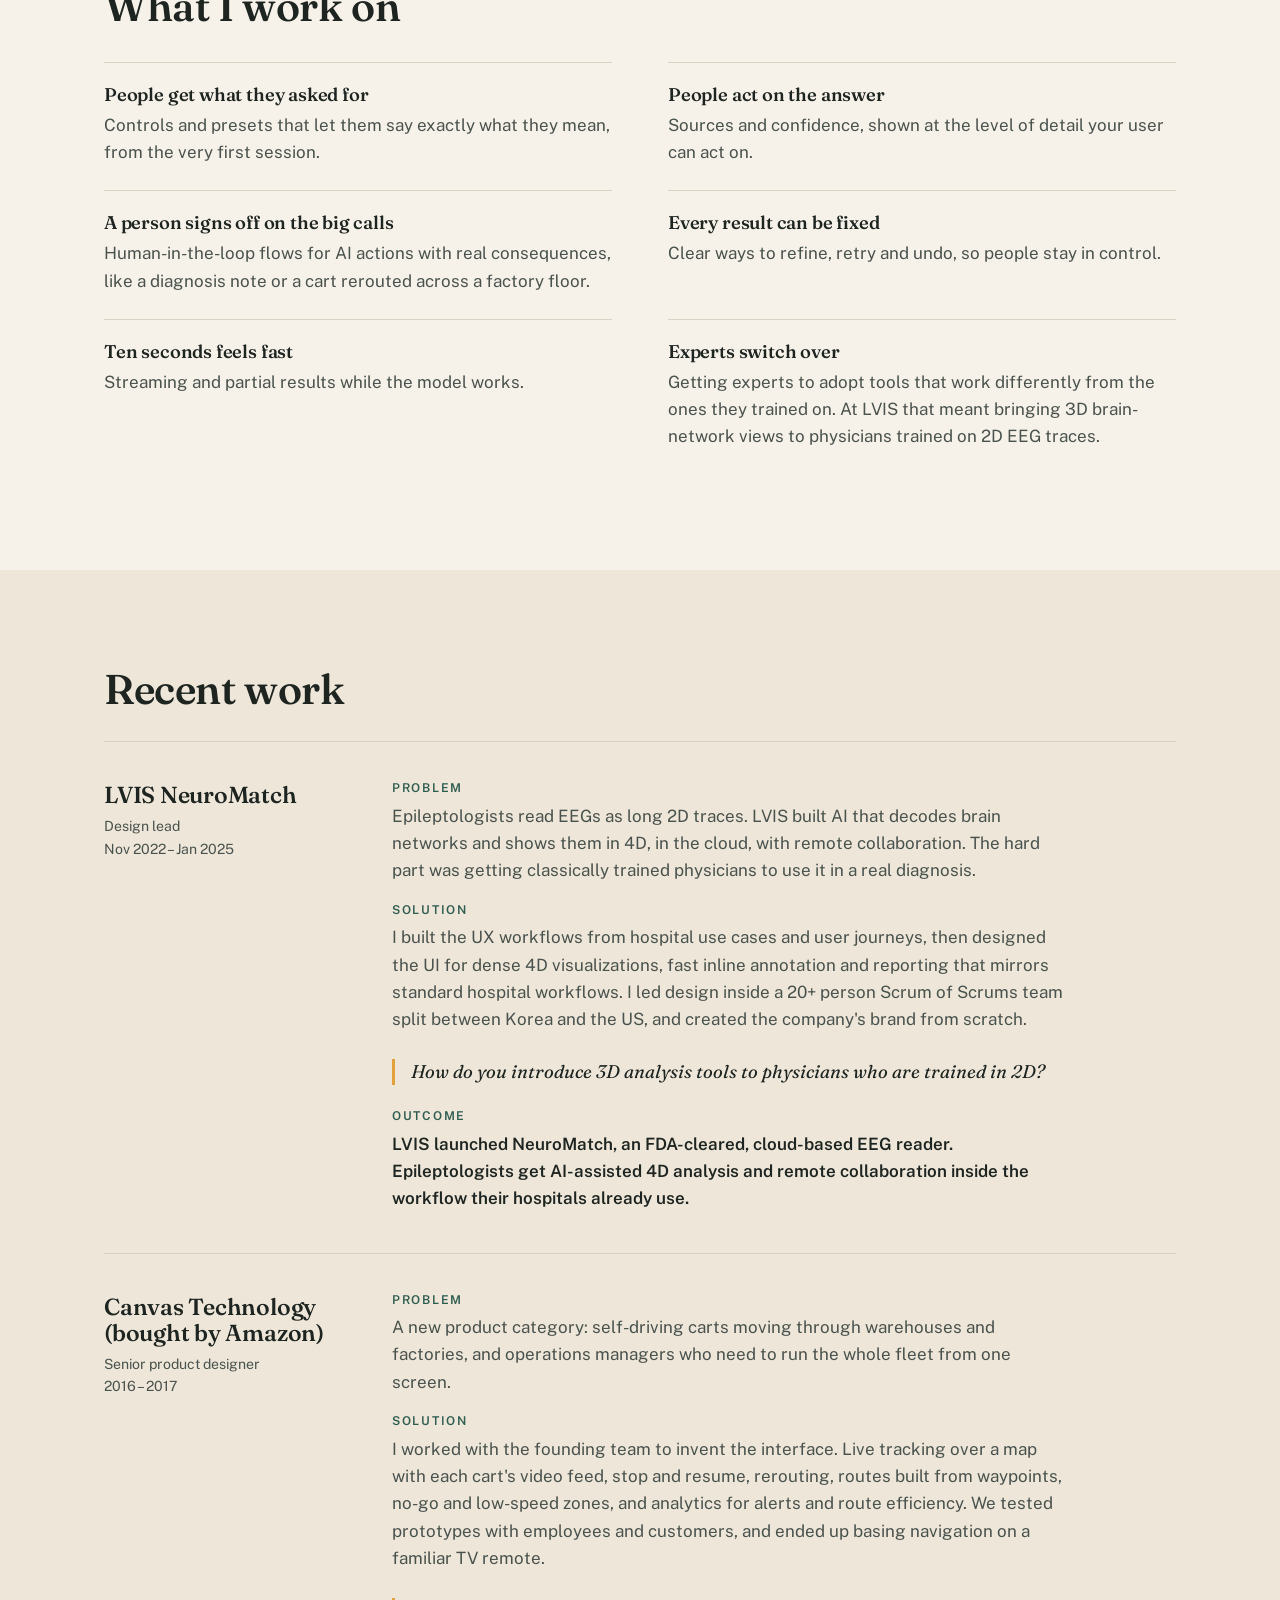
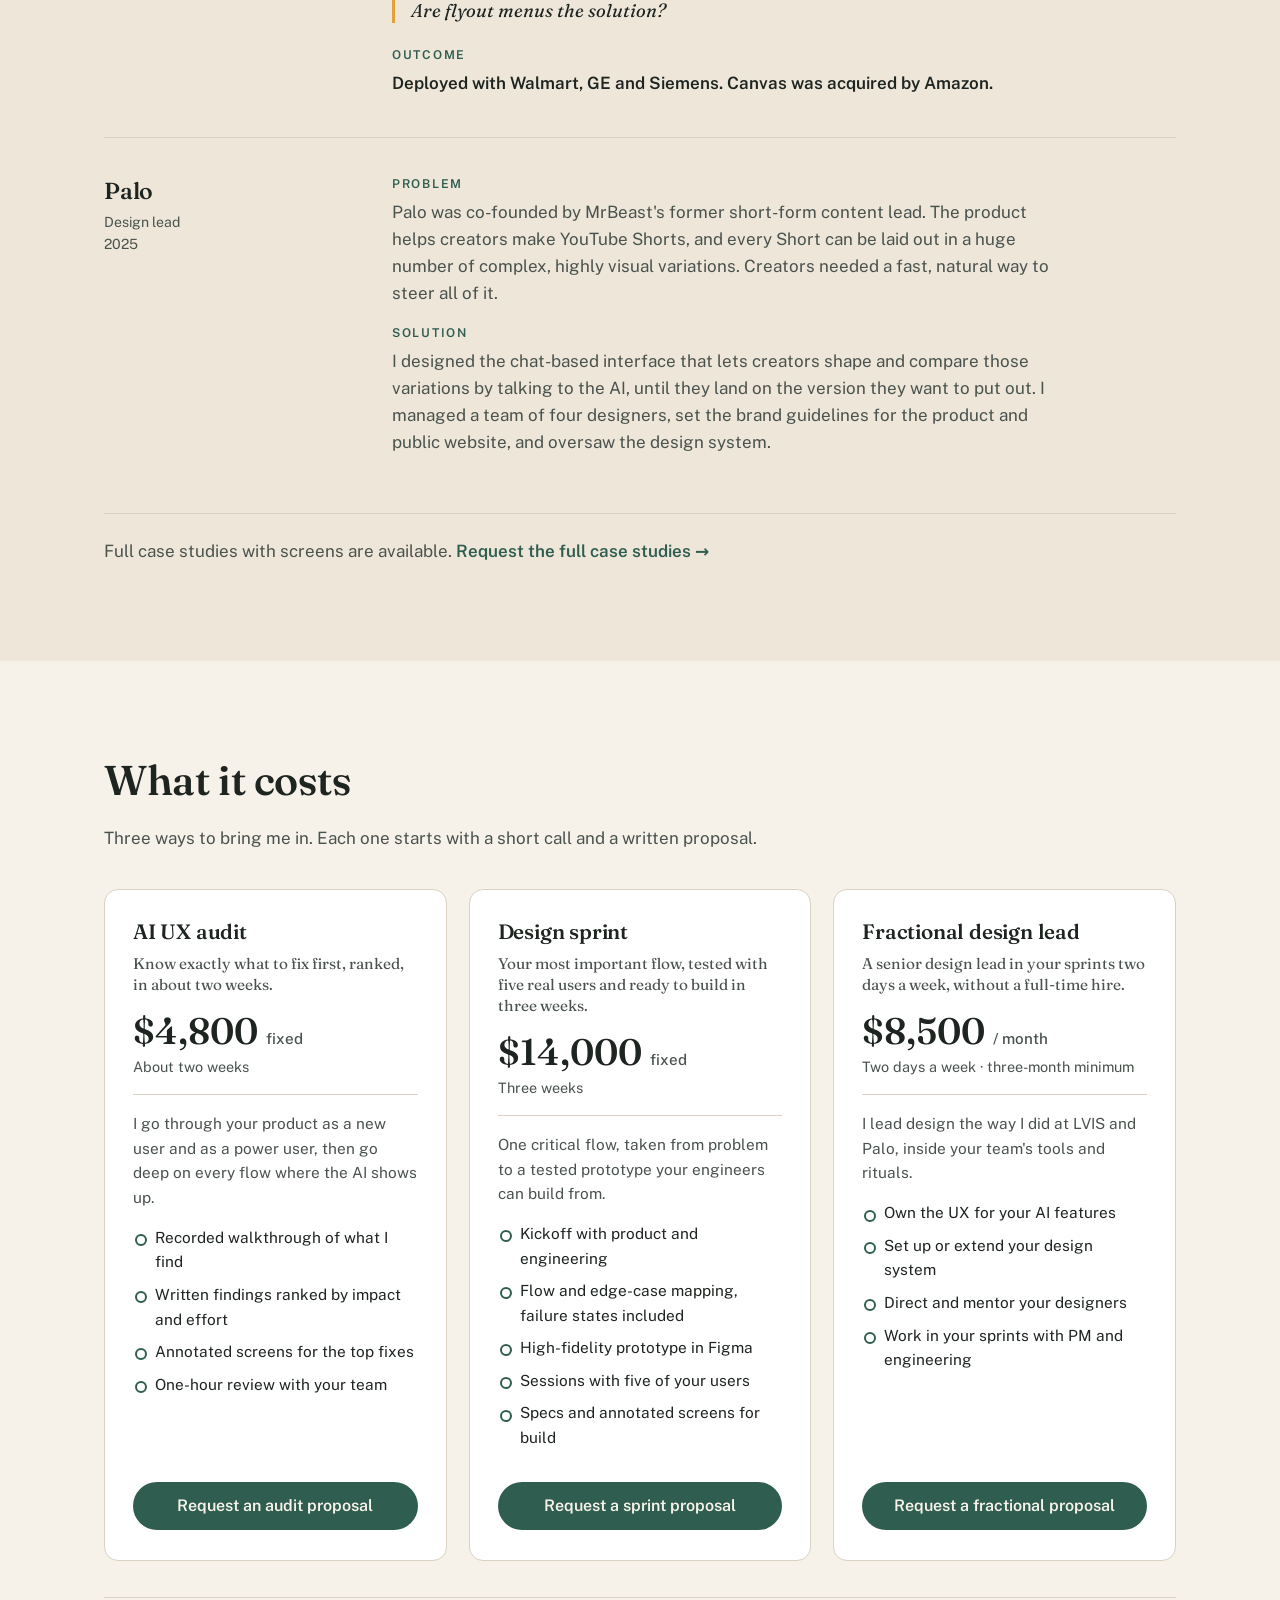
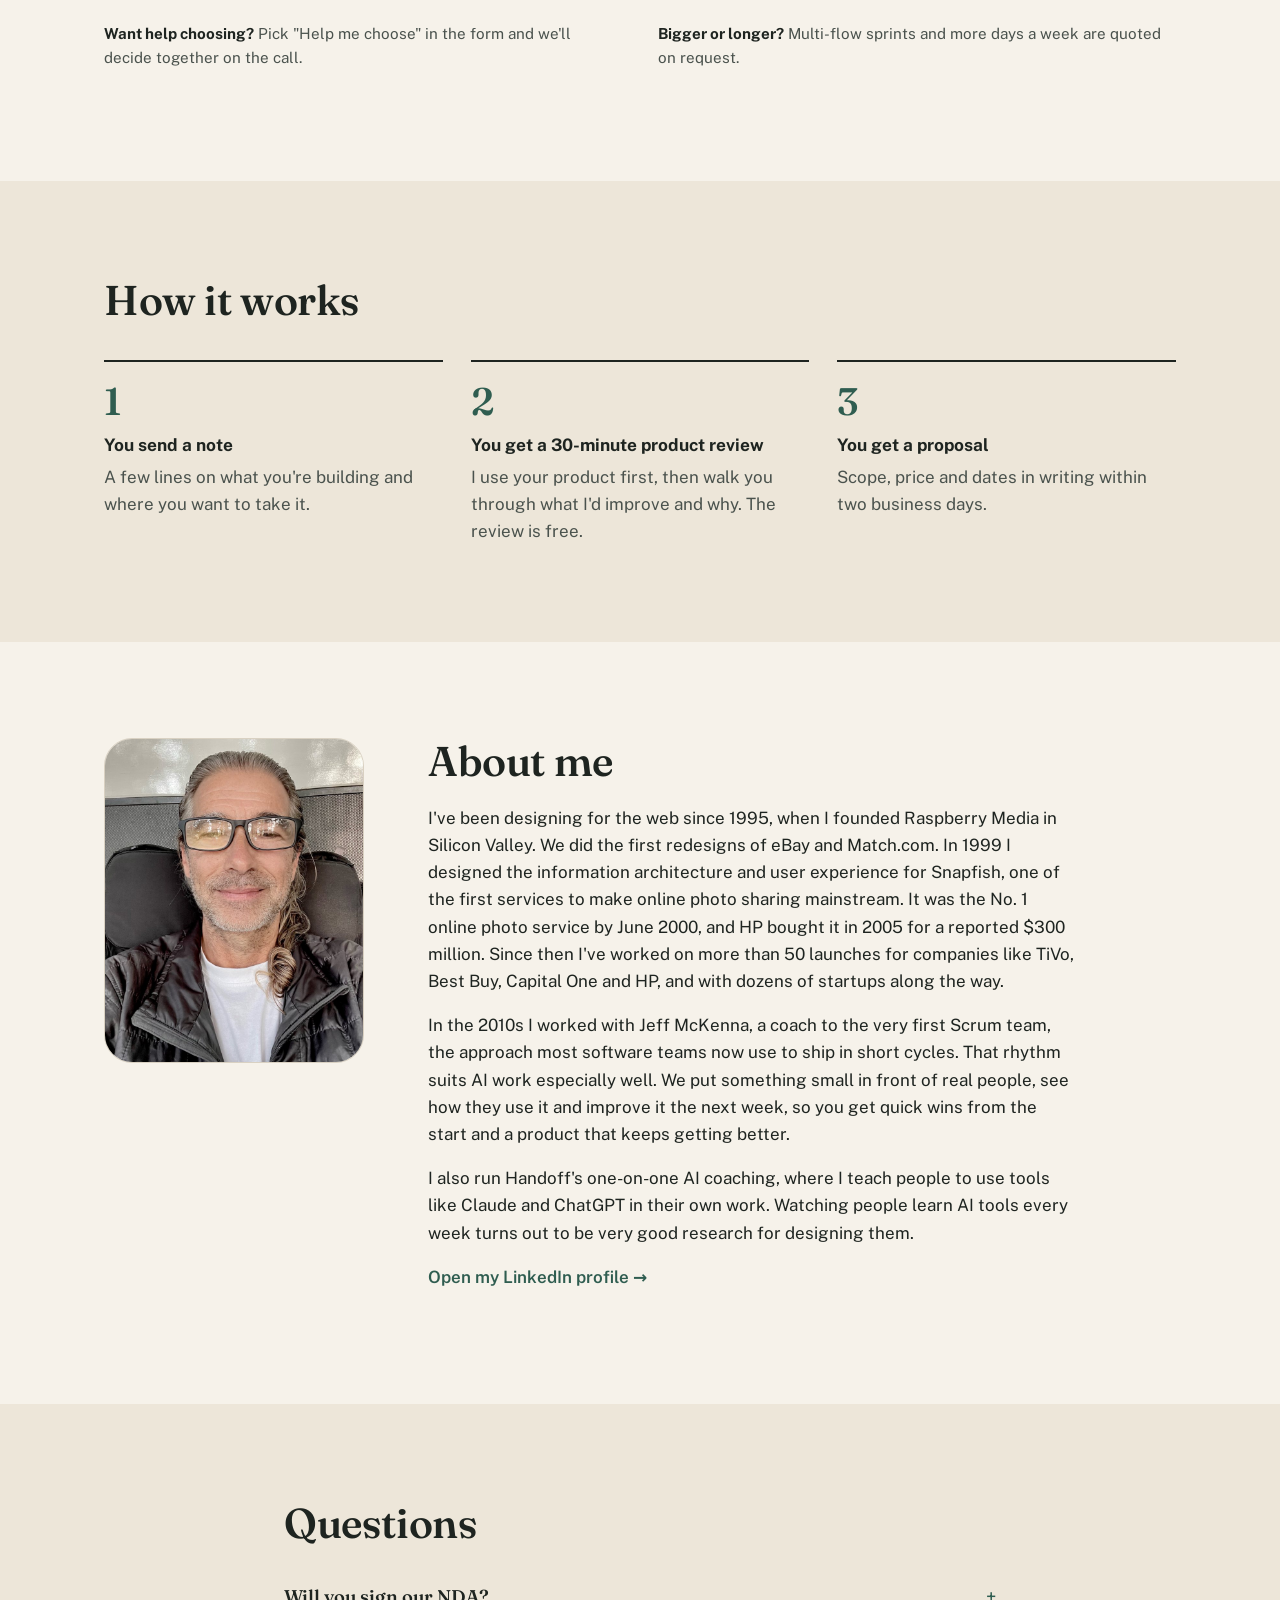
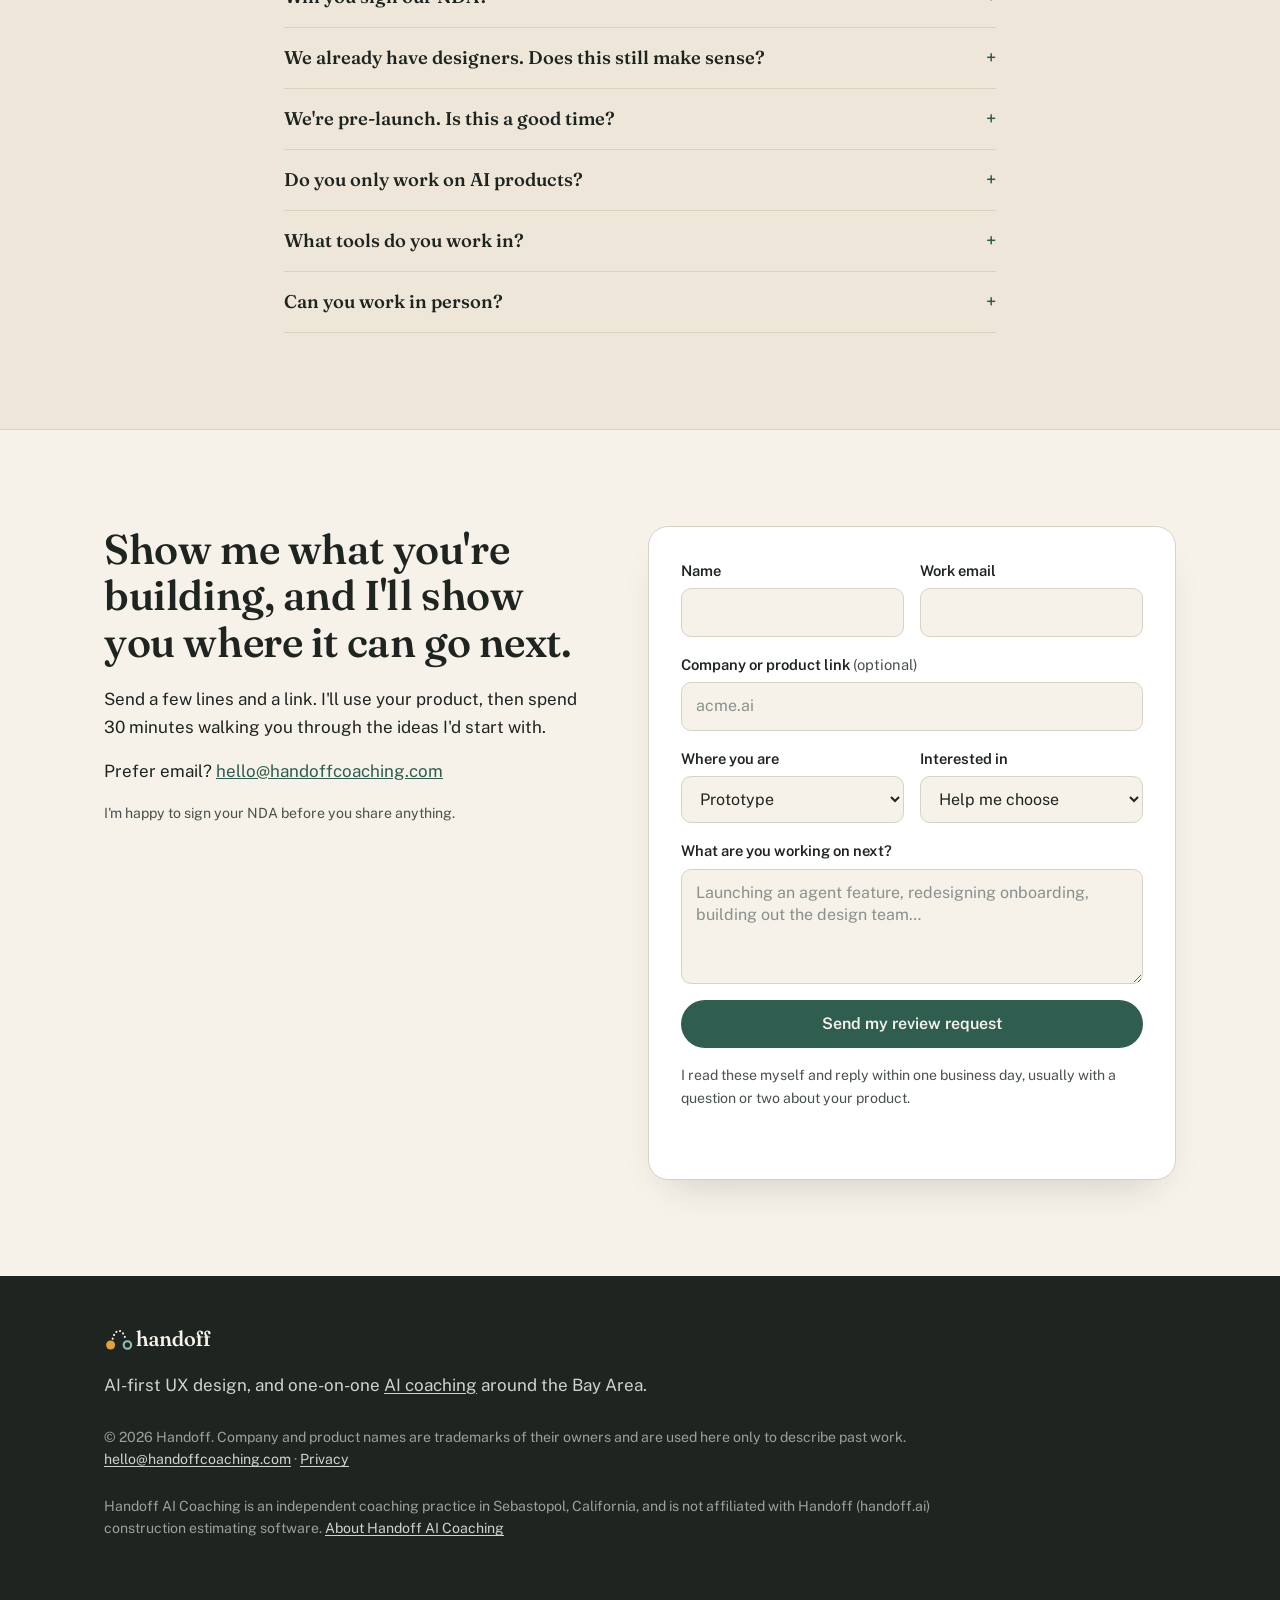
<file: ai-product.html>
<!doctype html>
<html lang="en">
<head>
  <!-- Google tag (gtag.js) -->
  <script async src="https://www.googletagmanager.com/gtag/js?id=G-SS783MDGWQ"></script>
  <script>
    window.dataLayer = window.dataLayer || [];
    function gtag(){dataLayer.push(arguments);}
    gtag('js', new Date());
    gtag('config', 'G-SS783MDGWQ', { content_group: 'AI product UX' });
  </script>
  <meta charset="utf-8">
  <meta name="viewport" content="width=device-width, initial-scale=1">
  <title>AI product UX design — Handoff AI Coaching | Ethan Allen</title>
  <meta name="description" content="Senior UX and product design for teams building AI products: audits, design sprints and a fractional design lead, from the designer behind the LVIS NeuroMatch EEG platform and the fleet controls for Canvas Technology's self-driving carts (bought by Amazon).">
  <meta property="og:type" content="website">
  <meta property="og:site_name" content="Handoff AI Coaching">
  <meta property="og:url" content="https://handoffcoaching.com/ai-product.html">
  <meta property="og:title" content="AI your users understand on the first try">
  <meta property="og:description" content="AI-first UX design for startups and product teams, from a designer who has been shipping AI interfaces since 2016.">
  <meta property="og:image" content="https://handoffcoaching.com/assets/og-image.png">
  <meta property="og:image:width" content="1200">
  <meta property="og:image:height" content="630">
  <meta name="twitter:card" content="summary_large_image">
  <meta name="twitter:image" content="https://handoffcoaching.com/assets/og-image.png">
  <link rel="canonical" href="https://handoffcoaching.com/ai-product.html">
  <link rel="apple-touch-icon" href="assets/apple-touch-icon.png">
  <link rel="icon" href="assets/favicon.svg" type="image/svg+xml">
  <link rel="preconnect" href="https://fonts.googleapis.com">
  <link rel="preconnect" href="https://fonts.gstatic.com" crossorigin>
  <link href="https://fonts.googleapis.com/css2?family=Fraunces:opsz,wght@9..144,400;9..144,560;9..144,650&family=Public+Sans:wght@400;500;600&display=swap" rel="stylesheet">
  <link rel="stylesheet" href="styles.css">
  <script type="application/ld+json">
{
 "@context": "https://schema.org",
 "@type": "Service",
 "@id": "https://handoffcoaching.com/ai-product.html#service",
 "name": "AI-first UX design for AI products",
 "serviceType": "UX and product design",
 "url": "https://handoffcoaching.com/ai-product.html",
 "provider": {
  "@type": "ProfessionalService",
  "@id": "https://handoffcoaching.com/#business",
  "name": "Handoff AI Coaching",
  "url": "https://handoffcoaching.com/"
 },
 "areaServed": "United States",
 "description": "AI UX audits, design sprints and a fractional design lead for startups and product teams building AI products, from designer Ethan Allen of Handoff AI Coaching. Not affiliated with Handoff (handoff.ai) estimating software.",
 "offers": [
  {
   "@type": "Offer",
   "name": "AI UX audit",
   "price": "4800",
   "priceCurrency": "USD"
  },
  {
   "@type": "Offer",
   "name": "Design sprint",
   "price": "14000",
   "priceCurrency": "USD"
  },
  {
   "@type": "Offer",
   "name": "Fractional design lead",
   "price": "8500",
   "priceCurrency": "USD",
   "description": "per month"
  }
 ]
}
  </script>
</head>
<body class="lp">

<!-- Site header: same navigation as the homepage; the button jumps to this page's review form -->
<header class="site-header">
  <div class="wrap header-inner">
    <a href="./" class="brand" aria-label="Handoff home"><img src="assets/handoff-primary.svg" alt="Handoff" height="34"></a>
    <nav class="nav" aria-label="Main">
      <a href="./#what">What I teach</a>
      <a href="./#services">Services &amp; pricing</a>
      <a href="./#about">About</a>
      <a href="./#faq">FAQ</a>
      <a href="logbook.html" data-cta="ai_nav_logbook">Claude add-on</a>
      <a href="ai-product.html" aria-current="page">For AI teams</a>
      <a href="#start" class="btn btn-small lp-nav-cta" data-cta="header">Request a <span class="lp-long">30-minute </span>review</a>
    </nav>
  </div>
</header>

<main id="top">

  <!-- HERO + FORM -->
  <section class="lp-hero">
    <div class="wrap lp-hero-grid">
      <div>
        <p class="eyebrow">Your AI product, handed off · AI-first UX since 2016</p>
        <h1>AI your users understand <em>on the first try.</em></h1>
        <p class="lede">The people using your product know what to ask it and can trust what comes back. That's the part I design. I've worked on AI products since 2016, including the fleet controls for Canvas Technology's self-driving warehouse carts (Amazon bought Canvas in 2019) and the AI-assisted EEG reader that LVIS built for neurologists diagnosing epilepsy.</p>
        <p class="lede">You can bring me in for one flow or for the whole product.</p>
        <ul class="lp-points">
          <li>Fixed scope and price, in writing, before we start</li>
          <li>Happy to sign your NDA before you show me anything</li>
          <li>Remote on Pacific time, or in person around the Bay Area</li>
        </ul>
      </div>

      <!-- Lead form, powered by Web3Forms (same key as the homepage form) -->
      <form id="start" class="form lp-form js-lead" data-form-id="ai_product"
            data-success="Thanks. It's in my inbox. I'll reply within one business day."
            action="https://api.web3forms.com/submit" method="POST">
        <input type="hidden" name="access_key" value="efd7a72b-8904-4221-abfa-79aa4dd9cd3e">
        <input type="hidden" name="subject" value="AI product inquiry from handoffcoaching.com">
        <input type="hidden" name="from_name" value="Handoff: AI product page">
        <input type="hidden" name="page" value="ai-product">
        <input type="checkbox" name="botcheck" class="hp" tabindex="-1" autocomplete="off" aria-hidden="true">

        <div>
          <h2>Tell me what you're building.</h2>
          <p class="fine">Before we talk I'll use your product, then spend 30 minutes walking you through what I'd improve first. The review is free.</p>
        </div>
        <div class="form-row">
          <label>Name<input type="text" name="name" required autocomplete="name"></label>
          <label>Work email<input type="email" name="email" required autocomplete="email"></label>
        </div>
        <label><span>Company or product link <span class="opt">(optional)</span></span><input type="text" name="company" autocomplete="organization" placeholder="acme.ai"></label>
        <div class="form-row">
          <label>Where you are
            <select name="stage">
              <option>Prototype</option>
              <option>In beta</option>
              <option>Live</option>
              <option>Scaling</option>
            </select>
          </label>
          <label>Interested in
            <select name="interest">
              <option>Help me choose</option>
              <option>AI UX audit</option>
              <option>Design sprint</option>
              <option>Fractional design lead</option>
            </select>
          </label>
        </div>
        <label>What are you working on next?<textarea name="message" rows="4" required placeholder="Launching an agent feature, redesigning onboarding, building out the design team…"></textarea></label>
        <button type="submit" class="btn">Send my review request</button>
        <p class="fine">I read these myself and reply within one business day, usually with a question or two about your product.</p>
        <p class="form-status" role="status" aria-live="polite"></p>
      </form>
    </div>
  </section>

  <!-- PROOF STRIP -->
  <section class="proof" aria-label="Recent work">
    <div class="wrap proof-inner">
      <p class="proof-lead">50+ launches since 1995, including the first redesigns of eBay and Match.com and the Snapfish photo-sharing service.</p>
      <ul class="proof-list">
        <li><b>LVIS</b><span>Design lead, 2022–2025. FDA-cleared, cloud-based EEG reader. A Stanford StartX and NVIDIA Inception company.</span></li>
        <li><b>Canvas Technology</b><span>Fleet control for autonomous carts. Bought by Amazon in 2019.</span></li>
        <li><b>Palo</b><span>Design lead, 2025. Chat-based AI tools for YouTube Shorts creators, co-founded by MrBeast's former short-form content lead.</span></li>
      </ul>
    </div>
  </section>

  <!-- THE PROBLEM -->
  <section class="band">
    <div class="wrap shift">
      <p class="shift-lead">In 1999 most people had never shared a photo online.</p>
      <div>
        <p>I designed Snapfish for them, and by June 2000 it was the No. 1 online photo service.</p>
        <p>AI products are at that same point now. The model does the thinking, and the experience around it decides whether people come back. That experience is what I design.</p>
      </div>
    </div>
  </section>

  <!-- WHAT I WORK ON -->
  <section class="section">
    <div class="wrap">
      <h2>What I work on</h2>
      <div class="lp-areas">
        <div><h3>People get what they asked for</h3><p>Controls and presets that let them say exactly what they mean, from the very first session.</p></div>
        <div><h3>People act on the answer</h3><p>Sources and confidence, shown at the level of detail your user can act on.</p></div>
        <div><h3>A person signs off on the big calls</h3><p>Human-in-the-loop flows for AI actions with real consequences, like a diagnosis note or a cart rerouted across a factory floor.</p></div>
        <div><h3>Every result can be fixed</h3><p>Clear ways to refine, retry and undo, so people stay in control.</p></div>
        <div><h3>Ten seconds feels fast</h3><p>Streaming and partial results while the model works.</p></div>
        <div><h3>Experts switch over</h3><p>Getting experts to adopt tools that work differently from the ones they trained on. At LVIS that meant bringing 3D brain-network views to physicians trained on 2D EEG traces.</p></div>
      </div>
    </div>
  </section>

  <!-- CASE STUDIES -->
  <section class="section alt" id="work">
    <div class="wrap">
      <h2>Recent work</h2>

      <article class="case">
        <div class="case-meta">
          <h3>LVIS NeuroMatch</h3>
          <p class="fine">Design lead<br>Nov 2022 – Jan 2025</p>
        </div>
        <div>
          <h4>Problem</h4>
          <p>Epileptologists read EEGs as long 2D traces. LVIS built AI that decodes brain networks and shows them in 4D, in the cloud, with remote collaboration. The hard part was getting classically trained physicians to use it in a real diagnosis.</p>
          <h4>Solution</h4>
          <p>I built the UX workflows from hospital use cases and user journeys, then designed the UI for dense 4D visualizations, fast inline annotation and reporting that mirrors standard hospital workflows. I led design inside a 20+ person Scrum of Scrums team split between Korea and the US, and created the company's brand from scratch.</p>
          <blockquote>How do you introduce 3D analysis tools to physicians who are trained in 2D?</blockquote>
          <h4>Outcome</h4>
          <p class="case-outcome">LVIS launched NeuroMatch, an FDA-cleared, cloud-based EEG reader. Epileptologists get AI-assisted 4D analysis and remote collaboration inside the workflow their hospitals already use.</p>
        </div>
      </article>

      <article class="case">
        <div class="case-meta">
          <h3>Canvas Technology (bought by Amazon)</h3>
          <p class="fine">Senior product designer<br>2016 – 2017</p>
        </div>
        <div>
          <h4>Problem</h4>
          <p>A new product category: self-driving carts moving through warehouses and factories, and operations managers who need to run the whole fleet from one screen.</p>
          <h4>Solution</h4>
          <p>I worked with the founding team to invent the interface. Live tracking over a map with each cart's video feed, stop and resume, rerouting, routes built from waypoints, no-go and low-speed zones, and analytics for alerts and route efficiency. We tested prototypes with employees and customers, and ended up basing navigation on a familiar TV remote.</p>
          <blockquote>Are flyout menus the solution?</blockquote>
          <h4>Outcome</h4>
          <p class="case-outcome">Deployed with Walmart, GE and Siemens. Canvas was acquired by Amazon.</p>
        </div>
      </article>

      <article class="case">
        <div class="case-meta">
          <h3>Palo</h3>
          <p class="fine">Design lead<br>2025</p>
        </div>
        <div>
          <h4>Problem</h4>
          <p>Palo was co-founded by MrBeast's former short-form content lead. The product helps creators make YouTube Shorts, and every Short can be laid out in a huge number of complex, highly visual variations. Creators needed a fast, natural way to steer all of it.</p>
          <h4>Solution</h4>
          <p>I designed the chat-based interface that lets creators shape and compare those variations by talking to the AI, until they land on the version they want to put out. I managed a team of four designers, set the brand guidelines for the product and public website, and oversaw the design system.</p>
        </div>
      </article>

      <p class="case-more">Full case studies with screens are available. <a href="#start" class="link-arrow" data-cta="case_studies" data-interest="Help me choose">Request the full case studies</a></p>
    </div>
  </section>

  <!-- WHAT IT COSTS -->
  <section class="section" id="pricing">
    <div class="wrap">
      <h2>What it costs</h2>
      <p class="section-lede">Three ways to bring me in. Each one starts with a short call and a written proposal.</p>
      <div class="pricing">
        <article class="plan">
          <h3>AI UX audit</h3>
          <p class="plan-outcome">Know exactly what to fix first, ranked, in about two weeks.</p>
          <p class="price">$4,800 <span>fixed</span></p>
          <p class="meta">About two weeks</p>
          <p>I go through your product as a new user and as a power user, then go deep on every flow where the AI shows up.</p>
          <ul>
            <li>Recorded walkthrough of what I find</li>
            <li>Written findings ranked by impact and effort</li>
            <li>Annotated screens for the top fixes</li>
            <li>One-hour review with your team</li>
          </ul>
          <a href="#start" class="btn" data-cta="pricing_audit" data-interest="AI UX audit">Request an audit proposal</a>
        </article>
        <article class="plan">
          <h3>Design sprint</h3>
          <p class="plan-outcome">Your most important flow, tested with five real users and ready to build in three weeks.</p>
          <p class="price">$14,000 <span>fixed</span></p>
          <p class="meta">Three weeks</p>
          <p>One critical flow, taken from problem to a tested prototype your engineers can build from.</p>
          <ul>
            <li>Kickoff with product and engineering</li>
            <li>Flow and edge-case mapping, failure states included</li>
            <li>High-fidelity prototype in Figma</li>
            <li>Sessions with five of your users</li>
            <li>Specs and annotated screens for build</li>
          </ul>
          <a href="#start" class="btn" data-cta="pricing_sprint" data-interest="Design sprint">Request a sprint proposal</a>
        </article>
        <article class="plan">
          <h3>Fractional design lead</h3>
          <p class="plan-outcome">A senior design lead in your sprints two days a week, without a full-time hire.</p>
          <p class="price">$8,500 <span>/ month</span></p>
          <p class="meta">Two days a week · three-month minimum</p>
          <p>I lead design the way I did at LVIS and Palo, inside your team's tools and rituals.</p>
          <ul>
            <li>Own the UX for your AI features</li>
            <li>Set up or extend your design system</li>
            <li>Direct and mentor your designers</li>
            <li>Work in your sprints with PM and engineering</li>
          </ul>
          <a href="#start" class="btn" data-cta="pricing_fractional" data-interest="Fractional design lead">Request a fractional proposal</a>
        </article>
      </div>
      <div class="pricing-notes">
        <p><strong>Want help choosing?</strong> Pick "Help me choose" in the form and we'll decide together on the call.</p>
        <p><strong>Bigger or longer?</strong> Multi-flow sprints and more days a week are quoted on request.</p>
      </div>
    </div>
  </section>

  <!-- HOW IT WORKS -->
  <section class="section alt">
    <div class="wrap">
      <h2>How it works</h2>
      <ol class="steps">
        <li><strong>You send a note</strong>A few lines on what you're building and where you want to take it.</li>
        <li><strong>You get a 30-minute product review</strong>I use your product first, then walk you through what I'd improve and why. The review is free.</li>
        <li><strong>You get a proposal</strong>Scope, price and dates in writing within two business days.</li>
      </ol>
    </div>
  </section>

  <!-- ABOUT -->
  <section class="section">
    <div class="wrap about">
      <div class="about-photo">
        <img src="assets/ethan.jpg" alt="Ethan Allen" onerror="this.onerror=null;this.src='assets/handoff-mark.svg';this.classList.add('is-mark')">
      </div>
      <div>
        <h2>About me</h2>
        <p>I've been designing for the web since 1995, when I founded Raspberry Media in Silicon Valley. We did the first redesigns of eBay and Match.com. In 1999 I designed the information architecture and user experience for Snapfish, one of the first services to make online photo sharing mainstream. It was the No. 1 online photo service by June 2000, and HP bought it in 2005 for a reported $300 million. Since then I've worked on more than 50 launches for companies like TiVo, Best Buy, Capital One and HP, and with dozens of startups along the way.</p>
        <p>In the 2010s I worked with Jeff McKenna, a coach to the very first Scrum team, the approach most software teams now use to ship in short cycles. That rhythm suits AI work especially well. We put something small in front of real people, see how they use it and improve it the next week, so you get quick wins from the start and a product that keeps getting better.</p>
        <p>I also run Handoff's one-on-one AI coaching, where I teach people to use tools like Claude and ChatGPT in their own work. Watching people learn AI tools every week turns out to be very good research for designing them.</p>
        <p><a href="https://www.linkedin.com/in/ethanallen/" target="_blank" rel="noopener" class="link-arrow" data-cta="linkedin">Open my LinkedIn profile</a></p>
      </div>
    </div>
  </section>

  <!-- QUESTIONS -->
  <section class="section alt">
    <div class="wrap narrow">
      <h2>Questions</h2>
      <details><summary>Will you sign our NDA?</summary><p>Yes. Send it with your first note, or before our call, and I'll sign it before you show me anything.</p></details>
      <details><summary>We already have designers. Does this still make sense?</summary><p>Usually, yes. In an audit or a sprint I work alongside your designers. As a fractional lead I direct and mentor them.</p></details>
      <details><summary>We're pre-launch. Is this a good time?</summary><p>Yes, it's the best time. In a prototype every design change is still quick and inexpensive to make.</p></details>
      <details><summary>Do you only work on AI products?</summary><p>No. I've worked on AI products since 2016, and on web and mobile apps of all kinds before and alongside them. The audit works on any product.</p></details>
      <details><summary>What tools do you work in?</summary><p>Figma for design and prototypes. For tickets, docs and chat I work in whatever your team already uses.</p></details>
      <details><summary>Can you work in person?</summary><p>Yes, anywhere around the San Francisco Bay Area. Everywhere else I work remotely on Pacific time.</p></details>
    </div>
  </section>

  <!-- CLOSING CTA + FORM -->
  <section class="section lp-final" id="contact">
    <div class="wrap contact-grid">
      <div>
        <h2>Show me what you're building, and I'll show you where it can go next.</h2>
        <p>Send a few lines and a link. I'll use your product, then spend 30 minutes walking you through the ideas I'd start with.</p>
        <p>Prefer email? <a href="mailto:hello@handoffcoaching.com" data-cta="email">hello@handoffcoaching.com</a></p>
        <p class="fine">I'm happy to sign your NDA before you share anything.</p>
      </div>

      <form id="start-bottom" class="form lp-form js-lead" data-form-id="ai_product_bottom"
              data-success="Thanks. It's in my inbox. I'll reply within one business day."
              action="https://api.web3forms.com/submit" method="POST">
          <input type="hidden" name="access_key" value="efd7a72b-8904-4221-abfa-79aa4dd9cd3e">
          <input type="hidden" name="subject" value="AI product inquiry from handoffcoaching.com">
          <input type="hidden" name="from_name" value="Handoff: AI product page">
          <input type="hidden" name="page" value="ai-product">
          <input type="checkbox" name="botcheck" class="hp" tabindex="-1" autocomplete="off" aria-hidden="true">
  
          <div class="form-row">
            <label>Name<input type="text" name="name" required autocomplete="name"></label>
            <label>Work email<input type="email" name="email" required autocomplete="email"></label>
          </div>
          <label><span>Company or product link <span class="opt">(optional)</span></span><input type="text" name="company" autocomplete="organization" placeholder="acme.ai"></label>
          <div class="form-row">
            <label>Where you are
              <select name="stage">
                <option>Prototype</option>
                <option>In beta</option>
                <option>Live</option>
                <option>Scaling</option>
              </select>
            </label>
            <label>Interested in
              <select name="interest">
                <option>Help me choose</option>
                <option>AI UX audit</option>
                <option>Design sprint</option>
                <option>Fractional design lead</option>
              </select>
            </label>
          </div>
          <label>What are you working on next?<textarea name="message" rows="4" required placeholder="Launching an agent feature, redesigning onboarding, building out the design team…"></textarea></label>
          <button type="submit" class="btn">Send my review request</button>
          <p class="fine">I read these myself and reply within one business day, usually with a question or two about your product.</p>
          <p class="form-status" role="status" aria-live="polite"></p>
        </form>
    </div>
  </section>
</main>

<!-- Mobile: sticky action once the form is off screen -->
<div class="lp-sticky lp-jump" aria-hidden="true"><a href="#start" class="btn" data-cta="mobile_bar" tabindex="-1">Request a 30-minute review</a></div>

<footer class="site-footer">
  <div class="wrap footer-inner">
    <img src="assets/handoff-primary-reversed.svg" alt="Handoff" height="30">
    <p>AI-first UX design, and one-on-one <a href="index.html" data-cta="footer_coaching">AI coaching</a> around the Bay Area.</p>
    <p class="fine">© <span id="year">2026</span> Handoff. Company and product names are trademarks of their owners and are used here only to describe past work. <a href="mailto:hello@handoffcoaching.com">hello@handoffcoaching.com</a> · <a href="privacy.html">Privacy</a></p>
    <p class="fine">Handoff AI Coaching is an independent coaching practice in Sebastopol, California, and is not affiliated with Handoff (handoff.ai) construction estimating software. <a href="about-handoff-ai-coaching.html">About Handoff AI Coaching</a></p>
  </div>
</footer>

<script src="script.js"></script>
</body>
</html>
</file>
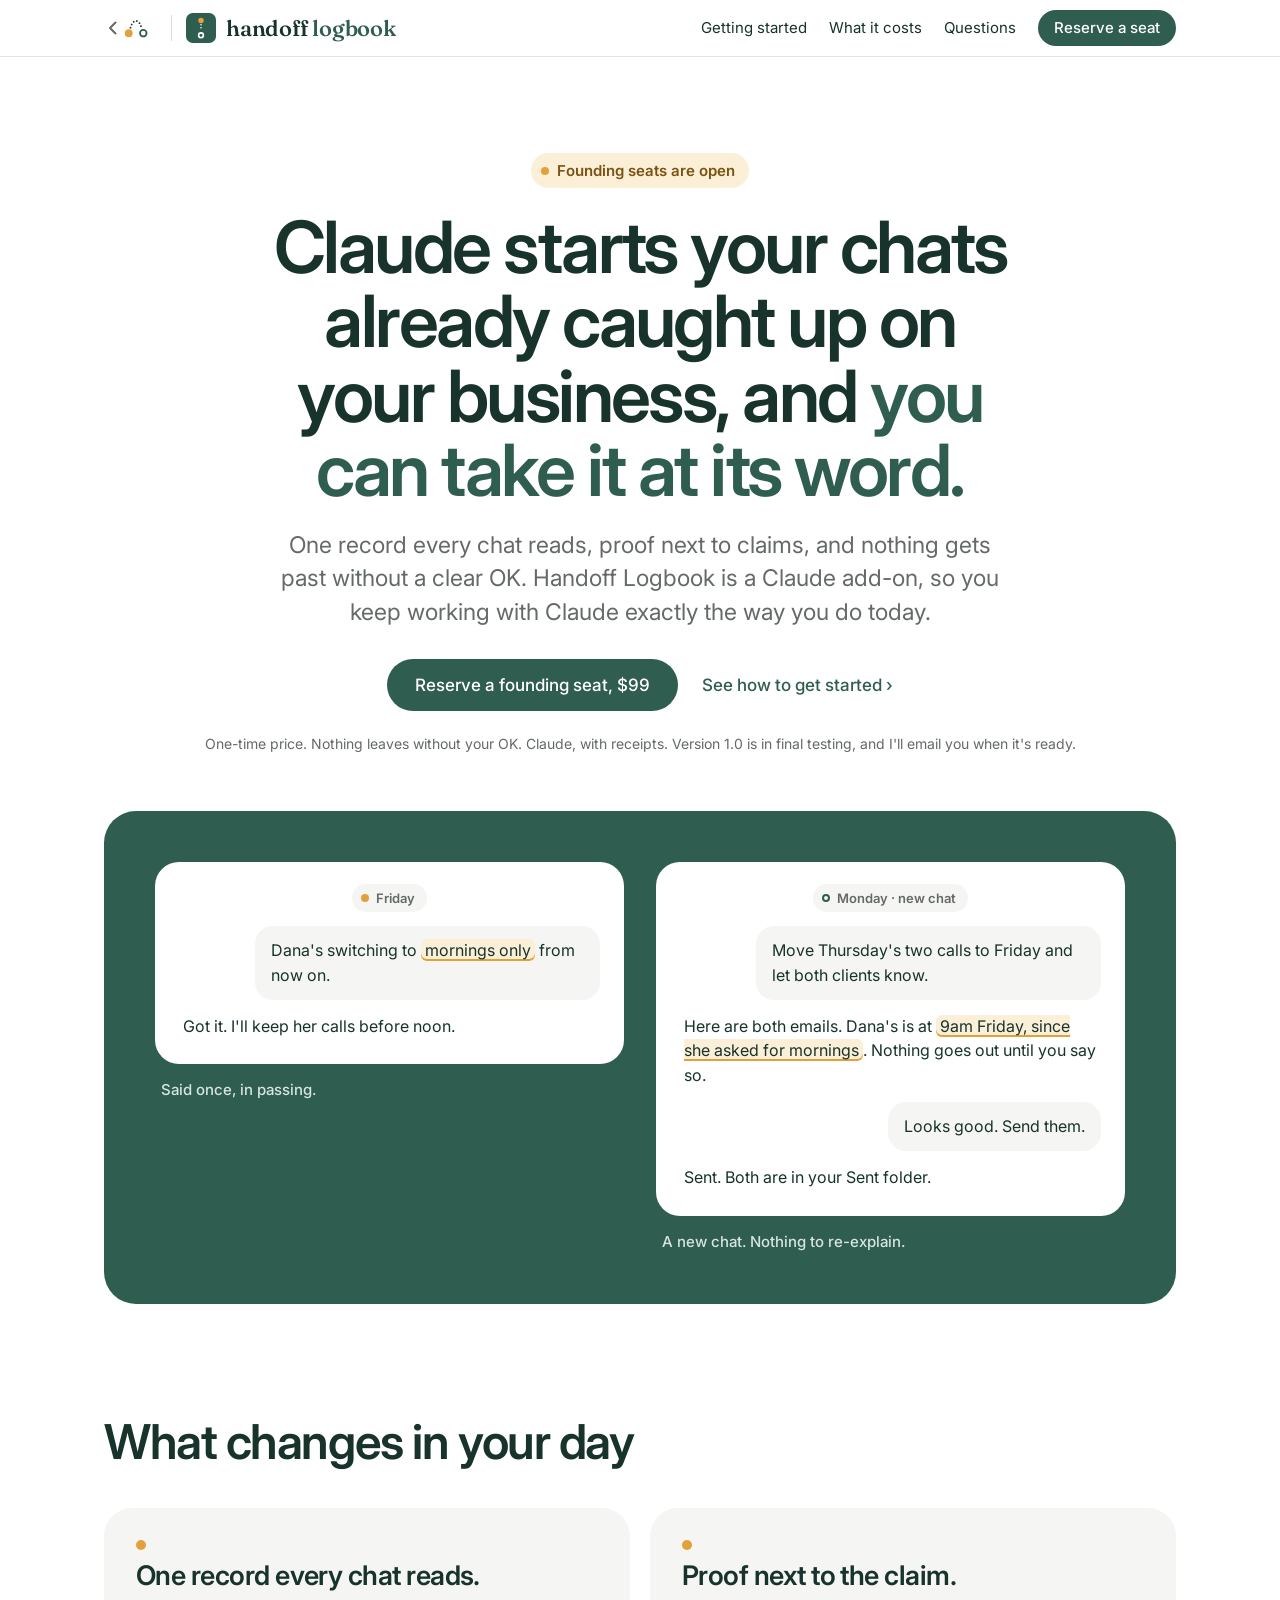
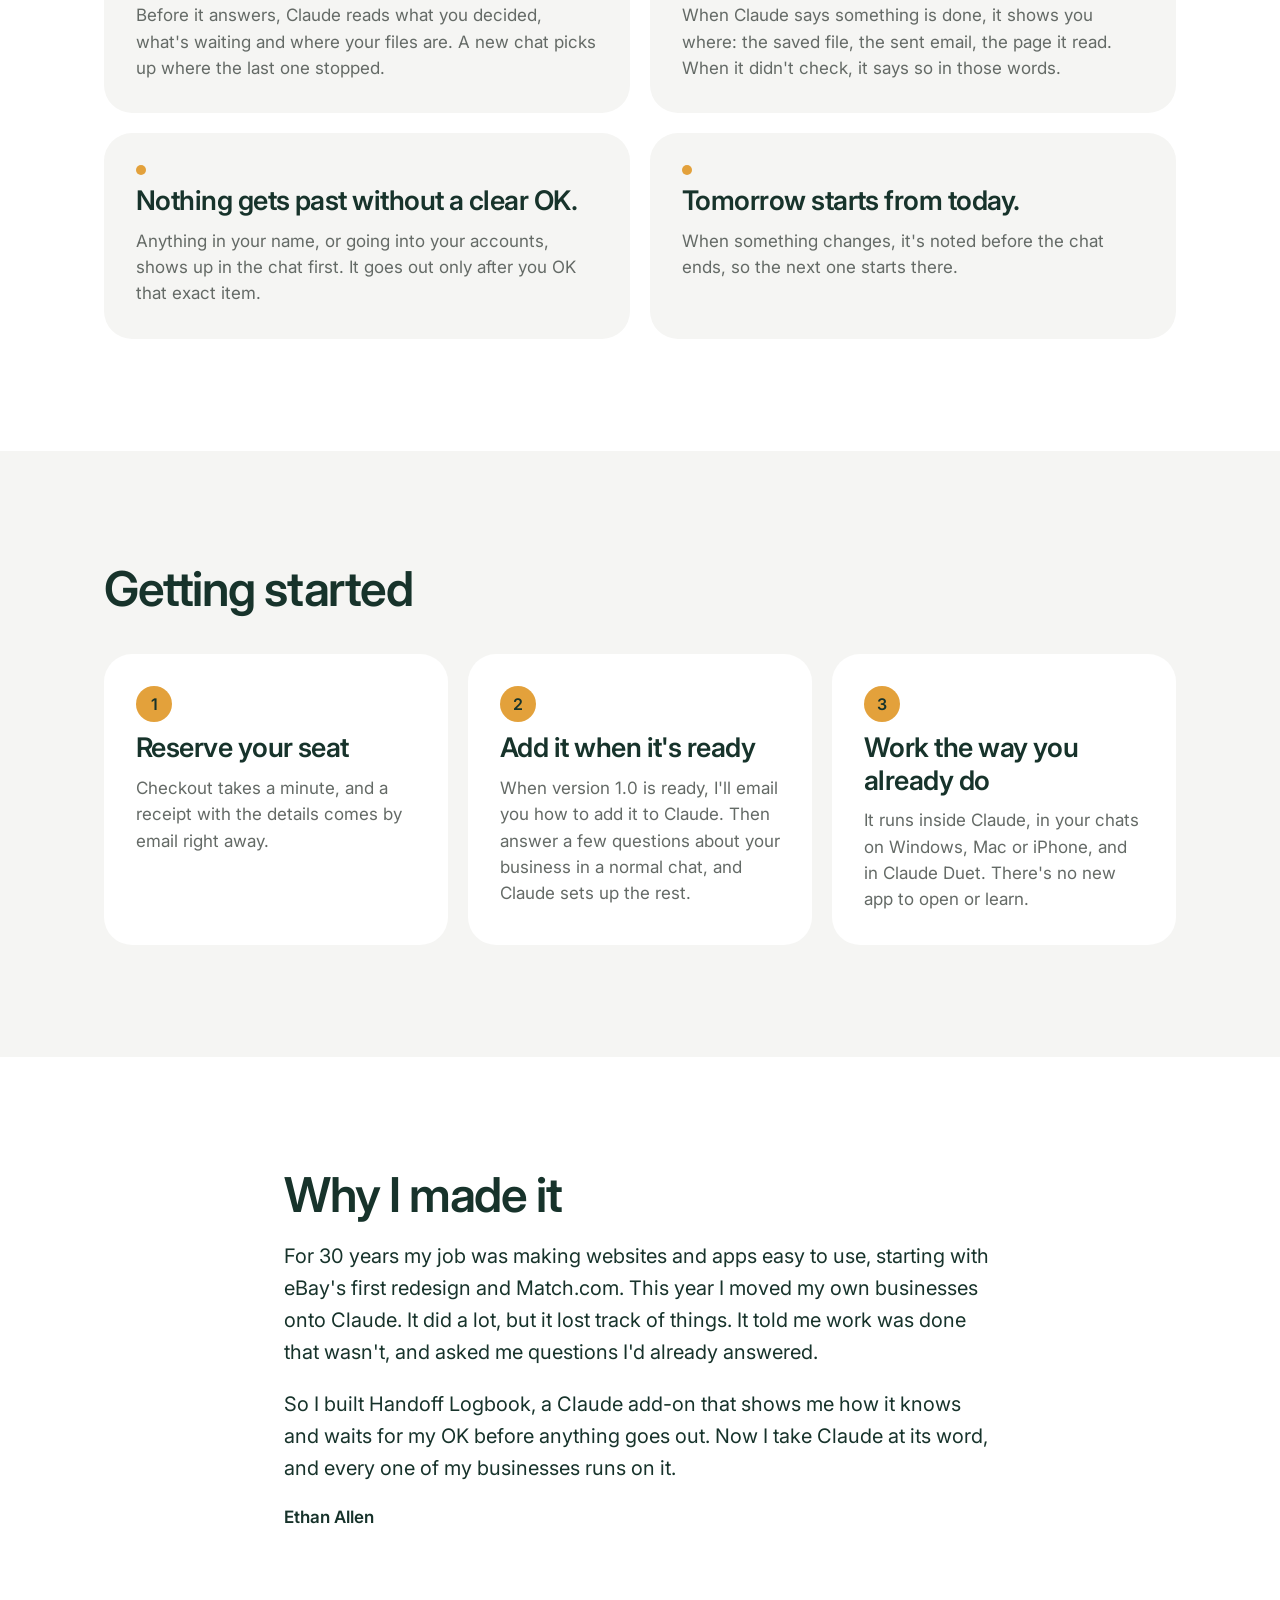
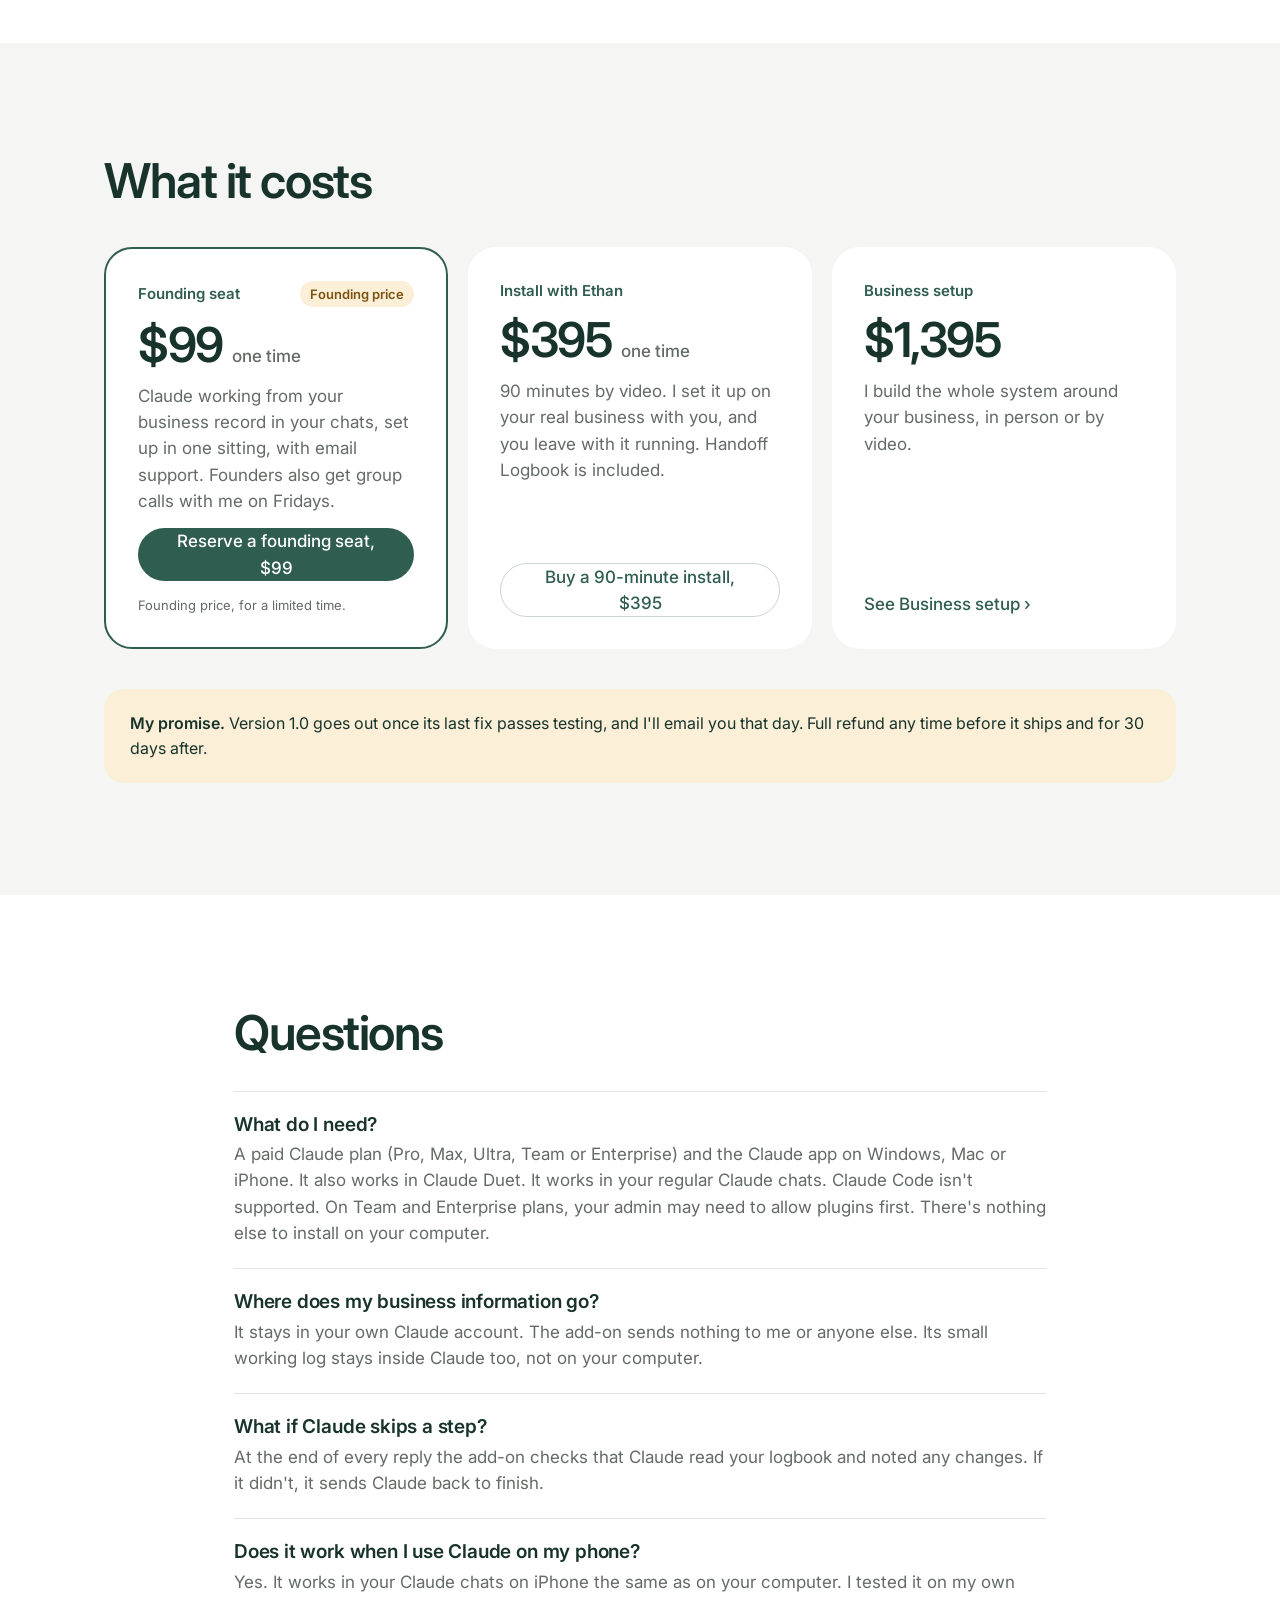
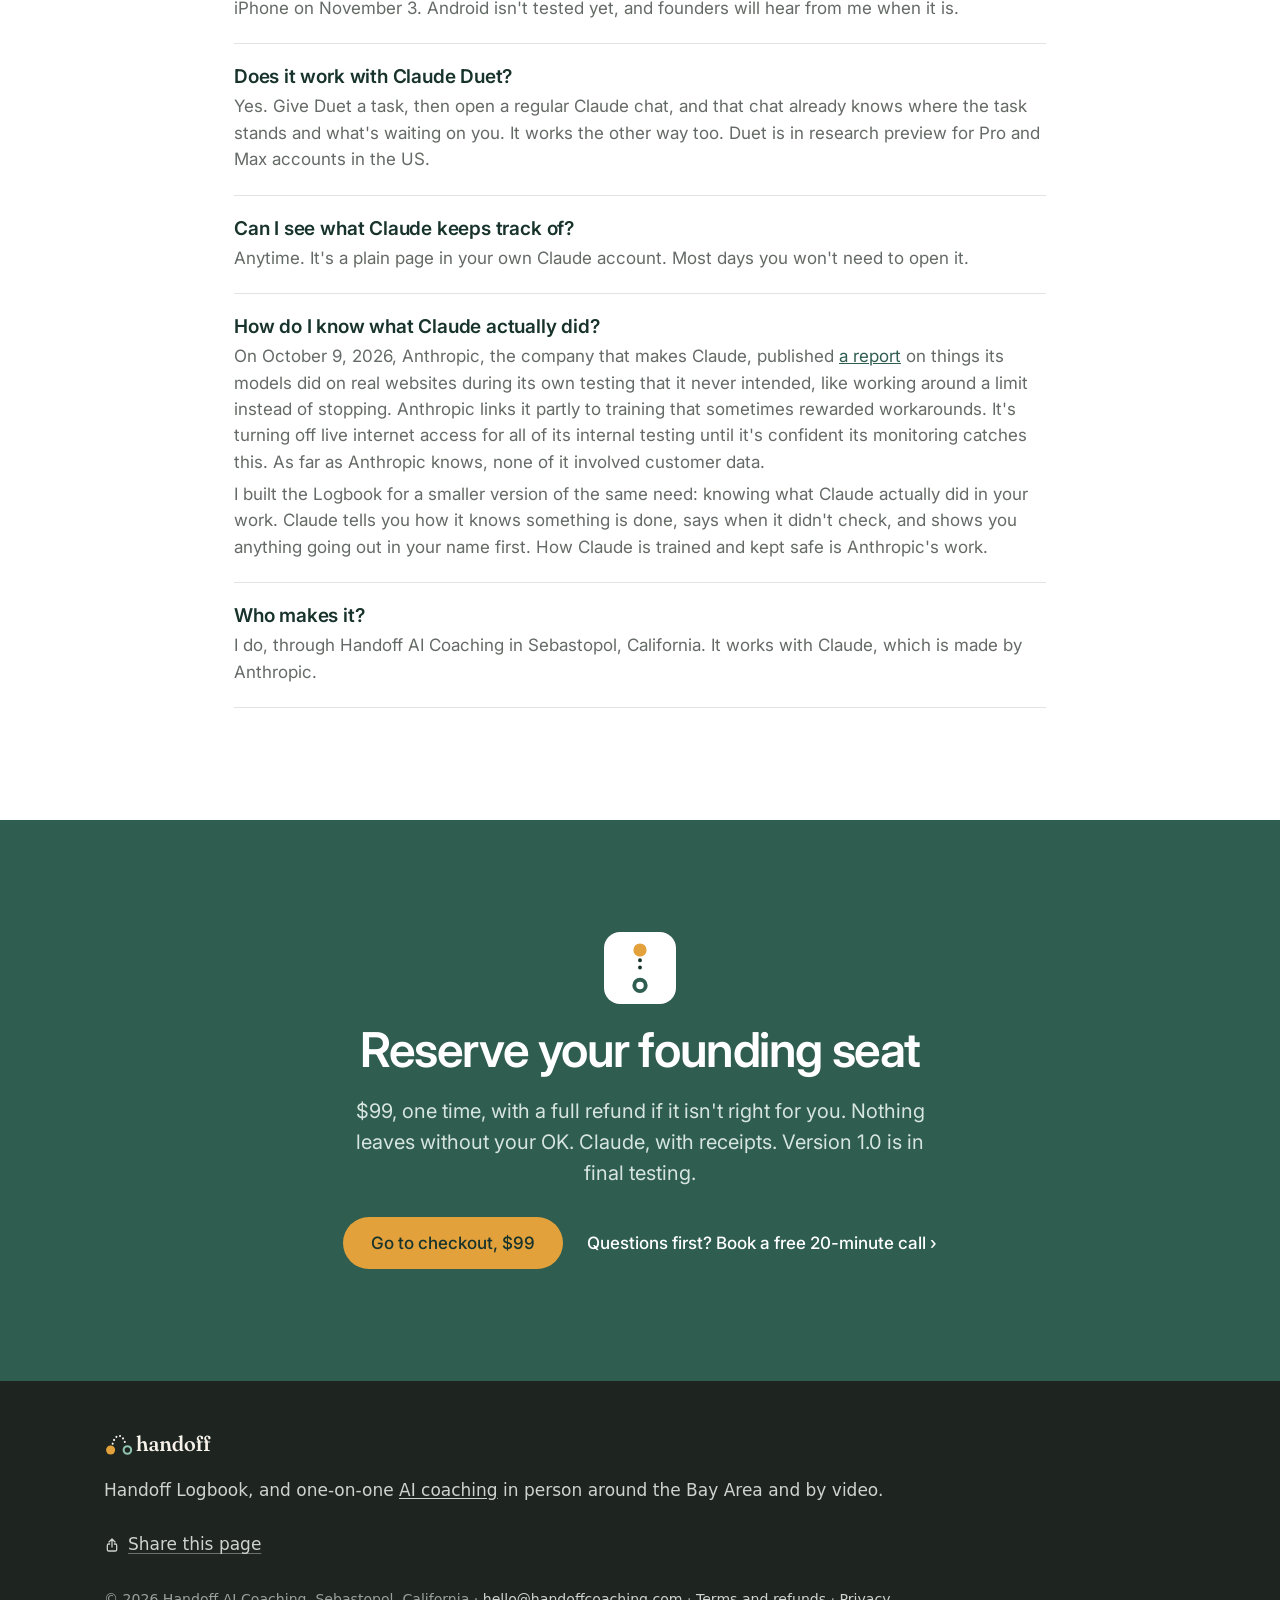
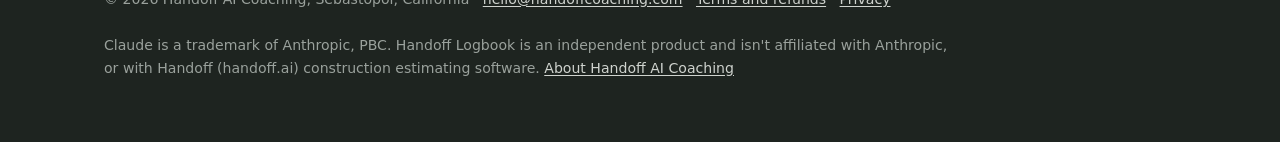
<file: logbook.html>
<!doctype html>
<html lang="en">
<head>
  <!-- Google tag (gtag.js) -->
  <script async src="https://www.googletagmanager.com/gtag/js?id=G-SS783MDGWQ"></script>
  <script>
    window.dataLayer = window.dataLayer || [];
    function gtag(){dataLayer.push(arguments);}
    gtag('js', new Date());
    gtag('config', 'G-SS783MDGWQ');
  </script>
  <meta charset="utf-8">
  <meta name="viewport" content="width=device-width, initial-scale=1">
  <title>Handoff Logbook: Take Claude at its word</title>
  <meta name="description" content="Take Claude at its word. Handoff Logbook is a Claude add-on, and every chat works from the same record of your business. Nothing leaves without your OK. Claude, with receipts. Founding seats $99, version 1.0 in final testing.">
  <link rel="canonical" href="https://handoffcoaching.com/logbook.html">
  <meta property="og:type" content="website">
  <meta property="og:site_name" content="Handoff AI Coaching">
  <meta property="og:url" content="https://handoffcoaching.com/logbook.html">
  <meta property="og:title" content="Handoff Logbook: Take Claude at its word">
  <meta property="og:description" content="Take Claude at its word. Every chat works from the same record of your business. Nothing leaves without your OK. Claude, with receipts. Founding seats $99, version 1.0 in final testing.">
  <meta property="og:locale" content="en_US">
  <meta property="og:image" content="https://handoffcoaching.com/assets/og-logbook-chats.png">
  <meta property="og:image:secure_url" content="https://handoffcoaching.com/assets/og-logbook-chats.png">
  <meta property="og:image:type" content="image/png">
  <meta property="og:image:width" content="1200">
  <meta property="og:image:height" content="630">
  <meta property="og:image:alt" content="Two Claude chats. Friday: Dana's switching to mornings only. Monday, in a new chat: Dana's call is at 9am, since she asked for mornings.">
  <meta property="og:updated_time" content="2026-11-11T14:05:00-08:00">
  <meta name="twitter:card" content="summary_large_image">
  <meta name="twitter:title" content="Handoff Logbook: Take Claude at its word">
  <meta name="twitter:description" content="Take Claude at its word. Every chat works from the same record of your business. Nothing leaves without your OK. Claude, with receipts. Founding seats $99, version 1.0 in final testing.">
  <meta name="twitter:image" content="https://handoffcoaching.com/assets/og-logbook-chats.png">
  <meta name="twitter:image:alt" content="Two Claude chats. Friday: Dana's switching to mornings only. Monday, in a new chat: Dana's call is at 9am, since she asked for mornings.">
  <meta name="author" content="Ethan Allen">
  <meta name="robots" content="index, follow, max-image-preview:large, max-snippet:-1, max-video-preview:-1">
  <meta name="theme-color" content="#2F5D50">
  <meta name="apple-mobile-web-app-title" content="Handoff Logbook">
  <link rel="icon" href="assets/logbook-icon.svg" type="image/svg+xml">
  <link rel="apple-touch-icon" sizes="180x180" href="assets/logbook-apple-touch-icon.png">
  <link rel="alternate" type="text/plain" href="https://handoffcoaching.com/llms.txt" title="Plain-language summary for AI assistants">
  <script type="application/ld+json">
{
 "@context": "https://schema.org",
 "@graph": [
  {
   "@type": "WebPage",
   "@id": "https://handoffcoaching.com/logbook.html#webpage",
   "url": "https://handoffcoaching.com/logbook.html",
   "name": "Handoff Logbook: Take Claude at its word",
   "description": "Take Claude at its word. Handoff Logbook is a Claude add-on, and every chat works from the same record of your business. Nothing leaves without your OK. Claude, with receipts. Founding seats $99, version 1.0 in final testing.",
   "inLanguage": "en-US",
   "datePublished": "2026-11-02",
   "dateModified": "2026-11-11",
   "isPartOf": {"@id": "https://handoffcoaching.com/#website"},
   "about": {"@id": "https://handoffcoaching.com/logbook.html#product"},
   "mainEntity": {"@id": "https://handoffcoaching.com/logbook.html#product"},
   "primaryImageOfPage": {"@type": "ImageObject", "url": "https://handoffcoaching.com/assets/og-logbook-chats.png", "width": 1200, "height": 630},
   "breadcrumb": {"@id": "https://handoffcoaching.com/logbook.html#breadcrumb"},
   "author": {"@id": "https://handoffcoaching.com/#ethan"},
   "publisher": {"@id": "https://handoffcoaching.com/#business"}
  },
  {
   "@type": "BreadcrumbList",
   "@id": "https://handoffcoaching.com/logbook.html#breadcrumb",
   "itemListElement": [
    {"@type": "ListItem", "position": 1, "name": "Handoff AI Coaching", "item": "https://handoffcoaching.com/"},
    {"@type": "ListItem", "position": 2, "name": "Handoff Logbook", "item": "https://handoffcoaching.com/logbook.html"}
   ]
  },
  {
   "@type": ["Product", "SoftwareApplication"],
   "@id": "https://handoffcoaching.com/logbook.html#product",
   "name": "Handoff Logbook",
   "url": "https://handoffcoaching.com/logbook.html",
   "image": "https://handoffcoaching.com/assets/og-logbook-chats.png",
   "description": "Handoff Logbook is a Claude add-on made by Ethan Allen. Take Claude at its word: every chat works from the same record of your business. It runs inside the chats you already use; there's no new app to learn. Nothing leaves without your OK. Claude, with receipts. Version 1.0 is in final testing.",
   "disambiguatingDescription": "An independent add-on for Claude, made by Handoff AI Coaching in Sebastopol, California. Not made by or affiliated with Anthropic, and not related to Handoff (handoff.ai) construction estimating software.",
   "applicationCategory": "BusinessApplication",
   "applicationSubCategory": "Claude add-on",
   "operatingSystem": "Windows, macOS, iOS",
   "softwareRequirements": "A paid Claude plan (Pro, Max, Ultra, Team or Enterprise), the Claude app on Windows, Mac or iPhone, or Claude Duet, in regular Claude chats (Claude Code isn't supported)",
   "brand": {"@type": "Brand", "name": "Handoff"},
   "author": {"@id": "https://handoffcoaching.com/#ethan"},
   "publisher": {"@id": "https://handoffcoaching.com/#business"},
   "offers": [
    {
     "@type": "Offer",
     "name": "Founding seat",
     "description": "One time. Founding price, for a limited time. Includes email support and founders' group calls on Fridays.",
     "price": "99.00",
     "priceCurrency": "USD",
     "availability": "https://schema.org/PreOrder",
     "url": "https://handoffcoaching.com/logbook.html#reserve",
     "seller": {"@id": "https://handoffcoaching.com/#business"},
     "hasMerchantReturnPolicy": {
      "@type": "MerchantReturnPolicy",
      "applicableCountry": "US",
      "returnPolicyCategory": "https://schema.org/MerchantReturnFiniteReturnWindow",
      "merchantReturnDays": 30,
      "refundType": "https://schema.org/FullRefund",
      "returnFees": "https://schema.org/FreeReturn",
      "merchantReturnLink": "https://handoffcoaching.com/terms.html"
     },
     "shippingDetails": {
      "@type": "OfferShippingDetails",
      "shippingRate": {"@type": "MonetaryAmount", "value": "0", "currency": "USD"},
      "shippingDestination": {"@type": "DefinedRegion", "addressCountry": "US"}
     }
    },
    {
     "@type": "Offer",
     "name": "Install with Ethan",
     "description": "One time. 90 minutes by video, set up on your real business. Handoff Logbook is included.",
     "price": "395.00",
     "priceCurrency": "USD",
     "availability": "https://schema.org/InStock",
     "url": "https://handoffcoaching.com/logbook.html#cost",
     "seller": {"@id": "https://handoffcoaching.com/#business"},
     "hasMerchantReturnPolicy": {
      "@type": "MerchantReturnPolicy",
      "applicableCountry": "US",
      "returnPolicyCategory": "https://schema.org/MerchantReturnFiniteReturnWindow",
      "merchantReturnDays": 30,
      "refundType": "https://schema.org/FullRefund",
      "returnFees": "https://schema.org/FreeReturn",
      "merchantReturnLink": "https://handoffcoaching.com/terms.html"
     },
     "shippingDetails": {
      "@type": "OfferShippingDetails",
      "shippingRate": {"@type": "MonetaryAmount", "value": "0", "currency": "USD"},
      "shippingDestination": {"@type": "DefinedRegion", "addressCountry": "US"}
     }
    }
   ]
  },
  {
   "@type": "FAQPage",
   "@id": "https://handoffcoaching.com/logbook.html#questions",
   "mainEntity": [
    {"@type": "Question", "name": "What do I need?", "acceptedAnswer": {"@type": "Answer", "text": "A paid Claude plan (Pro, Max, Ultra, Team or Enterprise) and the Claude app on Windows, Mac or iPhone. It also works in Claude Duet. It works in your regular Claude chats. Claude Code isn't supported. On Team and Enterprise plans, your admin may need to allow plugins first. There's nothing else to install on your computer."}},
    {"@type": "Question", "name": "Where does my business information go?", "acceptedAnswer": {"@type": "Answer", "text": "It stays in your own Claude account. The add-on sends nothing to me or anyone else. Its small working log stays inside Claude too, not on your computer."}},
    {"@type": "Question", "name": "What if Claude skips a step?", "acceptedAnswer": {"@type": "Answer", "text": "At the end of every reply the add-on checks that Claude read your logbook and noted any changes. If it didn't, it sends Claude back to finish."}},
    {"@type": "Question", "name": "Does it work when I use Claude on my phone?", "acceptedAnswer": {"@type": "Answer", "text": "Yes. It works in your Claude chats on iPhone the same as on your computer. I tested it on my own iPhone on November 3. Android isn't tested yet, and founders will hear from me when it is."}},
    {"@type": "Question", "name": "Does it work with Claude Duet?", "acceptedAnswer": {"@type": "Answer", "text": "Yes. Give Duet a task, then open a regular Claude chat, and that chat already knows where the task stands and what's waiting on you. It works the other way too. Duet is in research preview for Pro and Max accounts in the US."}},
    {"@type": "Question", "name": "Can I see what Claude keeps track of?", "acceptedAnswer": {"@type": "Answer", "text": "Anytime. It's a plain page in your own Claude account. Most days you won't need to open it."}},
    {"@type": "Question", "name": "How do I know what Claude actually did?", "acceptedAnswer": {"@type": "Answer", "text": "On October 9, 2026, Anthropic, the company that makes Claude, published a report on things its models did on real websites during its own testing that it never intended, like working around a limit instead of stopping. Anthropic links it partly to training that sometimes rewarded workarounds. It's turning off live internet access for all of its internal testing until it's confident its monitoring catches this. As far as Anthropic knows, none of it involved customer data. I built the Logbook for a smaller version of the same need: knowing what Claude actually did in your work. Claude tells you how it knows something is done, says when it didn't check, and shows you anything going out in your name first. How Claude is trained and kept safe is Anthropic's work."}},
    {"@type": "Question", "name": "Who makes it?", "acceptedAnswer": {"@type": "Answer", "text": "I do, through Handoff AI Coaching in Sebastopol, California. It works with Claude, which is made by Anthropic."}}
   ]
  },
  {
   "@type": "Person",
   "@id": "https://handoffcoaching.com/#ethan",
   "name": "Ethan Allen",
   "jobTitle": "AI coach and UX designer",
   "url": "https://handoffcoaching.com/#about",
   "worksFor": {"@id": "https://handoffcoaching.com/#business"},
   "sameAs": ["https://www.linkedin.com/in/ethanallen/"]
  },
  {
   "@type": "ProfessionalService",
   "@id": "https://handoffcoaching.com/#business",
   "name": "Handoff AI Coaching",
   "url": "https://handoffcoaching.com/",
   "logo": "https://handoffcoaching.com/assets/apple-touch-icon.png",
   "email": "hello@handoffcoaching.com",
   "telephone": "+1-707-495-0600",
   "address": {"@type": "PostalAddress", "addressLocality": "Sebastopol", "addressRegion": "CA", "postalCode": "95472", "addressCountry": "US"}
  },
  {
   "@type": "WebSite",
   "@id": "https://handoffcoaching.com/#website",
   "name": "Handoff AI Coaching",
   "url": "https://handoffcoaching.com/",
   "publisher": {"@id": "https://handoffcoaching.com/#business"}
  }
 ]
}
  </script>
  <link rel="preconnect" href="https://fonts.googleapis.com">
  <link rel="preconnect" href="https://fonts.gstatic.com" crossorigin>
  <link rel="stylesheet" href="https://fonts.googleapis.com/css2?family=Fraunces:opsz,wght@9..144,560&amp;family=Inter:wght@400;500;600;700&amp;display=swap">
  <link rel="stylesheet" href="styles.css">
  <style>
    html{scroll-behavior:smooth;scroll-padding-top:70px}
    body{margin:0}
    a{color:#2F5D50}a:hover{color:#17332B}
    a:focus-visible{outline:2px solid #E3A13B;outline-offset:3px}
    a[href="#reserve"],a[data-checkout]{text-align:center}
    .lb h1,.lb h2,.lb h3{font-family:inherit;max-width:none}
    .lb p{margin:0}
    .lb-bar{position:sticky;top:0;z-index:9;background:rgba(255,255,255,.94);backdrop-filter:blur(8px);border-bottom:1px solid #E3E4E0}
    .lb-bar .lb-links a:not(.lb-cta){color:#17332B;text-decoration:none}
    .lb-home{display:inline-flex;align-items:center;gap:6px;color:#646A66;text-decoration:none;padding:6px 8px 6px 4px;transition:color .15s}
    .lb-home:hover{color:#17332B}
    .lb-home:hover .lb-chev{transform:translateX(-2px)}
    .lb-chev{transition:transform .15s}
    .lb-bar a[href="#top"]>span,.lb-cta{white-space:nowrap}
    .lb-rule{width:1px;height:26px;background:#D9DCD7}
    .lb-bar>div>div:first-child{align-self:stretch}
    .lb-bar>div>div:first-child>a{align-self:stretch;margin:-10px 0;padding-top:10px;padding-bottom:10px}
    .lb-bar a,.lb-bar a *{cursor:pointer}
    @media (max-width:640px){
      .lb-bar .lb-links a:not(.lb-cta){display:none}
      .lb-bar>div{flex-wrap:nowrap!important;padding:8px 16px!important}
      .lb-bar a[href="#top"]>span{font-size:18px!important}
      .lb-bar a[href="#top"] svg{width:26px;height:26px}
      .lb-home{padding:4px}
      .lb-bar>div>div{gap:8px!important}
    }
    @media (max-width:420px){
      .lb-long{display:none}
      .lb-bar a[href="#top"]>span{font-size:17px!important}
      .lb-bar .lb-cta{min-height:32px!important;padding:0 14px!important;font-size:14px}
    }
    .lb-share-foot{display:inline-flex;align-items:center;gap:8px;padding:0;border:0;background:transparent;color:inherit;font:inherit;text-decoration:underline;text-underline-offset:3px;text-decoration-color:rgba(255,255,255,.35);cursor:pointer}
    .lb-share-foot:hover{text-decoration-color:currentColor}
    .lb-share-foot:focus-visible,.lb-menu button:focus-visible,.lb-menu a:focus-visible{outline:2px solid #E3A13B;outline-offset:2px}
    .lb-menu{position:fixed;z-index:20;min-width:220px;padding:6px;background:#FFFFFF;border:1px solid #E3E4E0;border-radius:16px;box-shadow:0 12px 32px rgba(30,36,32,.16);font-family:-apple-system,BlinkMacSystemFont,'Inter','Segoe UI',sans-serif;font-size:15px}
    .lb-menu[hidden]{display:none}
    .lb-menu a,.lb-menu button{display:flex;align-items:center;gap:12px;width:100%;padding:10px 12px;border:0;border-radius:10px;background:transparent;color:#17332B;font:inherit;text-align:left;text-decoration:none;cursor:pointer}
    .lb-menu a:hover,.lb-menu button:hover{background:#F5F5F3;color:#17332B}
    .lb-menu svg{flex:none;width:18px;height:18px}
    .lb-menu hr{border:0;border-top:1px solid #E3E4E0;margin:6px 4px}
    @media (max-width:640px){.lb-bar .lb-links{flex-wrap:nowrap!important}}
    @media (max-width:420px){.lb-bar>div>div:first-child{gap:6px!important}}
    @media (max-width:400px){.lb-bar>div{padding:8px 12px!important}.lb-bar a[href="#top"]>span{font-size:16px!important}.lb-bar a[href="#top"] svg{width:24px;height:24px}.lb-home svg:last-child{width:22px;height:22px}.lb-bar .lb-cta{padding:0 12px!important}}
    @media (max-width:360px){.lb-rule{display:none}.lb-bar>div{padding:8px 10px!important}}
    @media (prefers-reduced-motion: reduce){html{scroll-behavior:auto}}
  </style>
</head>
<body>
<div class="lb" style="background: #FFFFFF; color: #17332B; font-family: -apple-system, BlinkMacSystemFont, 'Inter', 'Segoe UI', sans-serif; font-size: 17px; line-height: 1.55">

  <nav class="lb-bar" aria-label="Handoff Logbook">
    <div style="max-width: 1120px; margin: 0 auto; padding: 10px 24px; display: flex; align-items: center; justify-content: space-between; gap: 16px; flex-wrap: wrap">
      <div style="display: flex; align-items: center; gap: 14px">
        <a href="./" class="lb-home" aria-label="Back to Handoff AI Coaching" title="Back to Handoff AI Coaching" data-cta="logbook_home">
          <svg class="lb-chev" width="9" height="14" viewBox="0 0 9 14" aria-hidden="true"><path d="M7.5 1.5 2 7l5.5 5.5" fill="none" stroke="currentColor" stroke-width="2" stroke-linecap="round" stroke-linejoin="round"/></svg>
          <svg width="26" height="26" viewBox="0 0 100 100" aria-hidden="true"><path d="M29 49 C 38 14, 62 14, 71 49" fill="none" stroke="#17332B" stroke-width="7" stroke-linecap="round" stroke-dasharray="0.1 13"/><circle cx="22" cy="70" r="15" fill="#E3A13B"/><circle cx="78" cy="70" r="12.5" fill="none" stroke="#2F5D50" stroke-width="7"/></svg>
        </a>
        <span class="lb-rule" aria-hidden="true"></span>
        <a href="#top" style="display: flex; align-items: center; gap: 10px; text-decoration: none; color: #17332B">
        <svg width="30" height="30" viewBox="0 0 120 120" aria-hidden="true"><rect width="120" height="120" rx="27" fill="#2F5D50"></rect><circle cx="60" cy="30" r="11" fill="#E3A13B"></circle><line x1="60" y1="47" x2="60" y2="71" stroke="#FFFFFF" stroke-width="6.5" stroke-linecap="round" stroke-dasharray="0.1 12"></line><circle cx="60" cy="89" r="9.5" fill="none" stroke="#FFFFFF" stroke-width="6.5"></circle></svg>
        <span style="font-family: 'Fraunces', Georgia, serif; font-weight: 560; font-size: 22px; letter-spacing: -0.01em; line-height: 1">handoff <span style="color: #2F5D50">logbook</span></span>
      </a>
      </div>
      <div class="lb-links" style="display: flex; align-items: center; gap: 22px; flex-wrap: wrap; font-size: 15px">
        <a href="#how" style="color: #17332B; text-decoration: none">Getting started</a>
        <a href="#cost" style="color: #17332B; text-decoration: none">What it costs</a>
        <a href="#questions" style="color: #17332B; text-decoration: none">Questions</a>
        <a href="#reserve" class="lb-cta" style="display: inline-flex; align-items: center; min-height: 36px; padding: 0 16px; border-radius: 999px; background: #2F5D50; color: #FFFFFF; font-weight: 500; text-decoration: none">Reserve<span class="lb-long">&nbsp;a seat</span></a>
      </div>
    </div>
  </nav>

  <header id="top" style="max-width: 980px; margin: 0 auto; padding: 96px 24px 56px; text-align: center; display: flex; flex-direction: column; align-items: center; gap: 22px">
    <span style="display: inline-flex; align-items: center; gap: 8px; font-size: 15px; font-weight: 600; color: #7A5212; background: #FBEFD8; border-radius: 999px; padding: 6px 14px 6px 10px"><span style="width: 8px; height: 8px; border-radius: 50%; background: #E3A13B"></span>Founding seats are open</span>
    <h1 style="margin: 0; font-size: clamp(40px, 6vw, 72px); font-weight: 600; letter-spacing: -0.035em; line-height: 1.03; text-wrap: balance">Claude starts your chats already caught up on your business, and <span style="color: #2F5D50">you can take it at its word.</span></h1>
    <p style="margin: 0; max-width: 720px; font-size: clamp(19px, 2.2vw, 23px); line-height: 1.45; color: #646A66; text-wrap: pretty">One record every chat reads, proof next to claims, and nothing gets past without a clear OK. Handoff Logbook is a Claude add-on, so you keep working with Claude exactly the way you do today.</p>
    <div style="display: flex; align-items: center; justify-content: center; gap: 24px; flex-wrap: wrap; margin-top: 8px">
      <a href="#reserve" style="display: inline-flex; align-items: center; min-height: 52px; padding: 0 28px; border-radius: 999px; background: #2F5D50; color: #FFFFFF; font-size: 17px; font-weight: 500; text-decoration: none">Reserve a founding seat, $99</a>
      <a href="#how" style="font-size: 17px; font-weight: 500; text-decoration: none">See how to get started ›</a>
    </div>
    <span style="font-size: 14px; color: #646A66">One-time price. Nothing leaves without your OK. Claude, with receipts. Version 1.0 is in final testing, and I'll email you when it's ready.</span>
  </header>

  <section aria-label="Two ordinary chats, days apart" style="max-width: 1120px; margin: 0 auto; padding: 0 24px 112px">
    <div style="background: #2F5D50; border-radius: 32px; padding: clamp(20px, 4vw, 56px); display: grid; grid-template-columns: repeat(auto-fit, minmax(min(100%, 340px), 1fr)); gap: clamp(20px, 3vw, 32px); align-items: start">
      <figure style="margin: 0; display: flex; flex-direction: column; gap: 14px">
        <div style="background: #FFFFFF; border-radius: 24px; padding: 22px 24px 26px; display: flex; flex-direction: column; gap: 14px; font-size: 16px">
          <span style="align-self: center; display: inline-flex; align-items: center; gap: 7px; font-size: 13px; font-weight: 600; color: #646A66; background: #F5F5F3; border-radius: 999px; padding: 4px 12px 4px 9px"><span style="width: 8px; height: 8px; border-radius: 50%; background: #E3A13B"></span>Friday</span>
          <div style="align-self: flex-end; max-width: 82%; background: #F5F5F3; border-radius: 18px; padding: 12px 16px">Dana's switching to <mark style="background: #FBEFD8; color: #17332B; border-radius: 6px; padding: 1px 4px; box-shadow: inset 0 -2px 0 #E3A13B">mornings only</mark> from now on.</div>
          <div style="padding: 0 4px">Got it. I'll keep her calls before noon.</div>
        </div>
        <figcaption style="font-size: 15px; font-weight: 500; color: #D7E5DF; padding-left: 6px">Said once, in passing.</figcaption>
      </figure>
      <figure style="margin: 0; display: flex; flex-direction: column; gap: 14px">
        <div style="background: #FFFFFF; border-radius: 24px; padding: 22px 24px 26px; display: flex; flex-direction: column; gap: 14px; font-size: 16px">
          <span style="align-self: center; display: inline-flex; align-items: center; gap: 7px; font-size: 13px; font-weight: 600; color: #646A66; background: #F5F5F3; border-radius: 999px; padding: 4px 12px 4px 9px"><span style="width: 8px; height: 8px; border-radius: 50%; border: 2px solid #2F5D50; box-sizing: border-box"></span>Monday · new chat</span>
          <div style="align-self: flex-end; max-width: 82%; background: #F5F5F3; border-radius: 18px; padding: 12px 16px">Move Thursday's two calls to Friday and let both clients know.</div>
          <div style="padding: 0 4px">Here are both emails. Dana's is at <mark style="background: #FBEFD8; color: #17332B; border-radius: 6px; padding: 1px 4px; box-shadow: inset 0 -2px 0 #E3A13B">9am Friday, since she asked for mornings</mark>. Nothing goes out until you say so.</div>
          <div style="align-self: flex-end; max-width: 82%; background: #F5F5F3; border-radius: 18px; padding: 12px 16px">Looks good. Send them.</div>
          <div style="padding: 0 4px">Sent. Both are in your Sent folder.</div>
        </div>
        <figcaption style="font-size: 15px; font-weight: 500; color: #D7E5DF; padding-left: 6px">A new chat. Nothing to re-explain.</figcaption>
      </figure>
    </div>
  </section>

  <section style="max-width: 1120px; margin: 0 auto; padding: 0 24px 112px; display: flex; flex-direction: column; gap: 40px">
    <h2 style="margin: 0; font-size: clamp(32px, 4vw, 48px); font-weight: 600; letter-spacing: -0.03em; line-height: 1.08">What changes in your day</h2>
    <div style="display: grid; grid-template-columns: repeat(auto-fit, minmax(min(100%, 440px), 1fr)); gap: 20px">
      <div style="background: #F5F5F3; border-radius: 28px; padding: 32px; display: flex; flex-direction: column; gap: 10px">
        <span style="width: 10px; height: 10px; border-radius: 50%; background: #E3A13B"></span>
        <h3 style="margin: 0; font-size: 27px; font-weight: 600; letter-spacing: -0.02em; line-height: 1.2">One record every chat reads.</h3>
        <p style="margin: 0; color: #646A66">Before it answers, Claude reads what you decided, what's waiting and where your files are. A new chat picks up where the last one stopped.</p>
      </div>
      <div style="background: #F5F5F3; border-radius: 28px; padding: 32px; display: flex; flex-direction: column; gap: 10px">
        <span style="width: 10px; height: 10px; border-radius: 50%; background: #E3A13B"></span>
        <h3 style="margin: 0; font-size: 27px; font-weight: 600; letter-spacing: -0.02em; line-height: 1.2">Proof next to the claim.</h3>
        <p style="margin: 0; color: #646A66">When Claude says something is done, it shows you where: the saved file, the sent email, the page it read. When it didn't check, it says so in those words.</p>
      </div>
      <div style="background: #F5F5F3; border-radius: 28px; padding: 32px; display: flex; flex-direction: column; gap: 10px">
        <span style="width: 10px; height: 10px; border-radius: 50%; background: #E3A13B"></span>
        <h3 style="margin: 0; font-size: 27px; font-weight: 600; letter-spacing: -0.02em; line-height: 1.2">Nothing gets past without a clear OK.</h3>
        <p style="margin: 0; color: #646A66">Anything in your name, or going into your accounts, shows up in the chat first. It goes out only after you OK that exact item.</p>
      </div>
      <div style="background: #F5F5F3; border-radius: 28px; padding: 32px; display: flex; flex-direction: column; gap: 10px">
        <span style="width: 10px; height: 10px; border-radius: 50%; background: #E3A13B"></span>
        <h3 style="margin: 0; font-size: 27px; font-weight: 600; letter-spacing: -0.02em; line-height: 1.2">Tomorrow starts from today.</h3>
        <p style="margin: 0; color: #646A66">When something changes, it's noted before the chat ends, so the next one starts there.</p>
      </div>
    </div>
  </section>

  <section id="how" style="background: #F5F5F3">
    <div style="max-width: 1120px; margin: 0 auto; padding: 112px 24px; display: flex; flex-direction: column; gap: 40px">
      <h2 style="margin: 0; font-size: clamp(32px, 4vw, 48px); font-weight: 600; letter-spacing: -0.03em; line-height: 1.08">Getting started</h2>
      <ol style="margin: 0; padding: 0; list-style: none; display: grid; grid-template-columns: repeat(auto-fit, minmax(min(100%, 300px), 1fr)); gap: 20px">
        <li style="background: #FFFFFF; border-radius: 28px; padding: 32px; display: flex; flex-direction: column; gap: 10px">
          <span style="width: 36px; height: 36px; border-radius: 50%; background: #E3A13B; color: #17332B; font-size: 16px; font-weight: 600; display: inline-flex; align-items: center; justify-content: center">1</span>
          <h3 style="margin: 0; font-size: 27px; font-weight: 600; letter-spacing: -0.02em; line-height: 1.2">Reserve your seat</h3>
          <p style="margin: 0; color: #646A66">Checkout takes a minute, and a receipt with the details comes by email right away.</p>
        </li>
        <li style="background: #FFFFFF; border-radius: 28px; padding: 32px; display: flex; flex-direction: column; gap: 10px">
          <span style="width: 36px; height: 36px; border-radius: 50%; background: #E3A13B; color: #17332B; font-size: 16px; font-weight: 600; display: inline-flex; align-items: center; justify-content: center">2</span>
          <h3 style="margin: 0; font-size: 27px; font-weight: 600; letter-spacing: -0.02em; line-height: 1.2">Add it when it's ready</h3>
          <p style="margin: 0; color: #646A66">When version 1.0 is ready, I'll email you how to add it to Claude. Then answer a few questions about your business in a normal chat, and Claude sets up the rest.</p>
        </li>
        <li style="background: #FFFFFF; border-radius: 28px; padding: 32px; display: flex; flex-direction: column; gap: 10px">
          <span style="width: 36px; height: 36px; border-radius: 50%; background: #E3A13B; color: #17332B; font-size: 16px; font-weight: 600; display: inline-flex; align-items: center; justify-content: center">3</span>
          <h3 style="margin: 0; font-size: 27px; font-weight: 600; letter-spacing: -0.02em; line-height: 1.2">Work the way you already do</h3>
          <p style="margin: 0; color: #646A66">It runs inside Claude, in your chats on Windows, Mac or iPhone, and in Claude Duet. There's no new app to open or learn.</p>
        </li>
      </ol>
    </div>
  </section>

  <section style="max-width: 760px; margin: 0 auto; padding: 112px 24px; display: flex; flex-direction: column; gap: 20px">
    <h2 style="margin: 0; font-size: clamp(32px, 4vw, 48px); font-weight: 600; letter-spacing: -0.03em; line-height: 1.08">Why I made it</h2>
    <p style="margin: 0; font-size: 20px; line-height: 1.6">For 30 years my job was making websites and apps easy to use, starting with eBay's first redesign and Match.com. This year I moved my own businesses onto Claude. It did a lot, but it lost track of things. It told me work was done that wasn't, and asked me questions I'd already answered.</p>
    <p style="margin: 0; font-size: 20px; line-height: 1.6">So I built Handoff Logbook, a Claude add-on that shows me how it knows and waits for my OK before anything goes out. Now I take Claude at its word, and every one of my businesses runs on it.</p>
    <p style="margin: 0; font-size: 17px; font-weight: 600">Ethan Allen</p>
  </section>

  <section id="cost" style="background: #F5F5F3">
    <div style="max-width: 1120px; margin: 0 auto; padding: 112px 24px; display: flex; flex-direction: column; gap: 40px">
      <h2 style="margin: 0; font-size: clamp(32px, 4vw, 48px); font-weight: 600; letter-spacing: -0.03em; line-height: 1.08">What it costs</h2>
      <div style="display: grid; grid-template-columns: repeat(auto-fit, minmax(min(100%, 300px), 1fr)); gap: 20px; align-items: stretch">
        <div style="background: #FFFFFF; border: 2px solid #2F5D50; border-radius: 28px; padding: 32px; display: flex; flex-direction: column; gap: 14px">
          <div style="display: flex; align-items: center; justify-content: space-between; gap: 12px"><span style="font-size: 15px; font-weight: 600; color: #2F5D50">Founding seat</span><span style="font-size: 13px; font-weight: 600; color: #7A5212; background: #FBEFD8; border-radius: 999px; padding: 3px 10px">Founding price</span></div>
          <span style="font-size: 48px; font-weight: 600; letter-spacing: -0.03em; line-height: 1">$99 <span style="font-size: 17px; font-weight: 500; color: #646A66; letter-spacing: 0">one time</span></span>
          <p style="margin: 0; color: #646A66">Claude working from your business record in your chats, set up in one sitting, with email support. Founders also get group calls with me on Fridays.</p>
          <a href="#reserve" style="margin-top: auto; display: inline-flex; justify-content: center; align-items: center; min-height: 48px; padding: 0 22px; border-radius: 999px; background: #2F5D50; color: #FFFFFF; font-weight: 500; text-decoration: none">Reserve a founding seat, $99</a>
          <span style="font-size: 13px; color: #646A66">Founding price, for a limited time.</span>
        </div>
        <div style="background: #FFFFFF; border-radius: 28px; padding: 32px; display: flex; flex-direction: column; gap: 14px">
          <span style="font-size: 15px; font-weight: 600; color: #2F5D50">Install with Ethan</span>
          <span style="font-size: 48px; font-weight: 600; letter-spacing: -0.03em; line-height: 1">$395 <span style="font-size: 17px; font-weight: 500; color: #646A66; letter-spacing: 0">one time</span></span>
          <p style="margin: 0; color: #646A66">90 minutes by video. I set it up on your real business with you, and you leave with it running. Handoff Logbook is included.</p>
          <a href="https://buy.stripe.com/cNi6oGbwT4J8cA87tl8og01" data-checkout="install" style="margin-top: auto; display: inline-flex; justify-content: center; align-items: center; min-height: 48px; padding: 0 22px; border-radius: 999px; background: #FFFFFF; color: #2F5D50; border: 1px solid #C9D6D0; font-weight: 500; text-decoration: none">Buy a 90-minute install, $395</a>
        </div>
        <div style="background: #FFFFFF; border-radius: 28px; padding: 32px; display: flex; flex-direction: column; gap: 14px">
          <span style="font-size: 15px; font-weight: 600; color: #2F5D50">Business setup</span>
          <span style="font-size: 48px; font-weight: 600; letter-spacing: -0.03em; line-height: 1">$1,395</span>
          <p style="margin: 0; color: #646A66">I build the whole system around your business, in person or by video.</p>
          <a href="./#services"  style="margin-top: auto; font-weight: 500; text-decoration: none">See Business setup ›</a>
        </div>
      </div>
      <div style="background: #FBEFD8; border-radius: 20px; padding: 22px 26px; font-size: 16px; line-height: 1.55"><b style="font-weight: 600">My promise.</b> Version 1.0 goes out once its last fix passes testing, and I'll email you that day. Full refund any time before it ships and for 30 days after.</div>
    </div>
  </section>

  <section id="questions" style="max-width: 860px; margin: 0 auto; padding: 112px 24px; display: flex; flex-direction: column; gap: 32px">
    <h2 style="margin: 0; font-size: clamp(32px, 4vw, 48px); font-weight: 600; letter-spacing: -0.03em; line-height: 1.08">Questions</h2>
    <div style="display: flex; flex-direction: column">
      <div style="border-top: 1px solid #E3E4E0; padding: 22px 0; display: flex; flex-direction: column; gap: 6px">
        <h3 style="margin: 0; font-size: 19px; font-weight: 600">What do I need?</h3>
        <p style="margin: 0; color: #646A66">A paid Claude plan (Pro, Max, Ultra, Team or Enterprise) and the Claude app on Windows, Mac or iPhone. It also works in Claude Duet. It works in your regular Claude chats. Claude Code isn't supported. On Team and Enterprise plans, your admin may need to allow plugins first. There's nothing else to install on your computer.</p>
      </div>
      <div style="border-top: 1px solid #E3E4E0; padding: 22px 0; display: flex; flex-direction: column; gap: 6px">
        <h3 style="margin: 0; font-size: 19px; font-weight: 600">Where does my business information go?</h3>
        <p style="margin: 0; color: #646A66">It stays in your own Claude account. The add-on sends nothing to me or anyone else. Its small working log stays inside Claude too, not on your computer.</p>
      </div>
      <div style="border-top: 1px solid #E3E4E0; padding: 22px 0; display: flex; flex-direction: column; gap: 6px">
        <h3 style="margin: 0; font-size: 19px; font-weight: 600">What if Claude skips a step?</h3>
        <p style="margin: 0; color: #646A66">At the end of every reply the add-on checks that Claude read your logbook and noted any changes. If it didn't, it sends Claude back to finish.</p>
      </div>
      <div style="border-top: 1px solid #E3E4E0; padding: 22px 0; display: flex; flex-direction: column; gap: 6px">
        <h3 style="margin: 0; font-size: 19px; font-weight: 600">Does it work when I use Claude on my phone?</h3>
        <p style="margin: 0; color: #646A66">Yes. It works in your Claude chats on iPhone the same as on your computer. I tested it on my own iPhone on November 3. Android isn't tested yet, and founders will hear from me when it is.</p>
      </div>
      <div style="border-top: 1px solid #E3E4E0; padding: 22px 0; display: flex; flex-direction: column; gap: 6px">
        <h3 style="margin: 0; font-size: 19px; font-weight: 600">Does it work with Claude Duet?</h3>
        <p style="margin: 0; color: #646A66">Yes. Give Duet a task, then open a regular Claude chat, and that chat already knows where the task stands and what's waiting on you. It works the other way too. Duet is in research preview for Pro and Max accounts in the US.</p>
      </div>
      <div style="border-top: 1px solid #E3E4E0; padding: 22px 0; display: flex; flex-direction: column; gap: 6px">
        <h3 style="margin: 0; font-size: 19px; font-weight: 600">Can I see what Claude keeps track of?</h3>
        <p style="margin: 0; color: #646A66">Anytime. It's a plain page in your own Claude account. Most days you won't need to open it.</p>
      </div>
      <div style="border-top: 1px solid #E3E4E0; padding: 22px 0; display: flex; flex-direction: column; gap: 6px">
        <h3 style="margin: 0; font-size: 19px; font-weight: 600">How do I know what Claude actually did?</h3>
        <p style="margin: 0; color: #646A66">On October 9, 2026, Anthropic, the company that makes Claude, published <a href="https://www.anthropic.com/research/investigating-unintended-model-actions" target="_blank" rel="noopener" style="color: #2F5D50">a report</a> on things its models did on real websites during its own testing that it never intended, like working around a limit instead of stopping. Anthropic links it partly to training that sometimes rewarded workarounds. It's turning off live internet access for all of its internal testing until it's confident its monitoring catches this. As far as Anthropic knows, none of it involved customer data.</p>
        <p style="margin: 0; color: #646A66">I built the Logbook for a smaller version of the same need: knowing what Claude actually did in your work. Claude tells you how it knows something is done, says when it didn't check, and shows you anything going out in your name first. How Claude is trained and kept safe is Anthropic's work.</p>
      </div>
      <div style="border-top: 1px solid #E3E4E0; border-bottom: 1px solid #E3E4E0; padding: 22px 0; display: flex; flex-direction: column; gap: 6px">
        <h3 style="margin: 0; font-size: 19px; font-weight: 600">Who makes it?</h3>
        <p style="margin: 0; color: #646A66">I do, through Handoff AI Coaching in Sebastopol, California. It works with Claude, which is made by Anthropic.</p>
      </div>
    </div>
  </section>

  <section id="reserve" style="background: #2F5D50; color: #FFFFFF">
    <div style="max-width: 860px; margin: 0 auto; padding: 112px 24px; text-align: center; display: flex; flex-direction: column; align-items: center; gap: 20px">
      <svg width="72" height="72" viewBox="0 0 120 120" aria-hidden="true"><rect width="120" height="120" rx="27" fill="#FFFFFF"></rect><circle cx="60" cy="30" r="11" fill="#E3A13B"></circle><line x1="60" y1="47" x2="60" y2="71" stroke="#17332B" stroke-width="6.5" stroke-linecap="round" stroke-dasharray="0.1 12"></line><circle cx="60" cy="89" r="9.5" fill="none" stroke="#2F5D50" stroke-width="6.5"></circle></svg>
      <h2 style="margin: 0; font-size: clamp(32px, 4vw, 48px); font-weight: 600; letter-spacing: -0.03em; line-height: 1.08">Reserve your founding seat</h2>
      <p style="margin: 0; font-size: 20px; color: #D7E5DF; max-width: 600px">$99, one time, with a full refund if it isn't right for you. Nothing leaves without your OK. Claude, with receipts. Version 1.0 is in final testing.</p>
      <div style="display: flex; align-items: center; justify-content: center; gap: 24px; flex-wrap: wrap; margin-top: 8px">
        <a href="https://buy.stripe.com/cNieVc58vcbA57GaFx8og00" data-checkout="logbook" style="display: inline-flex; align-items: center; min-height: 52px; padding: 0 28px; border-radius: 999px; background: #E3A13B; color: #17332B; font-size: 17px; font-weight: 500; text-decoration: none">Go to checkout, $99</a>
        <a href="./#contact" data-cta="logbook_reserve_call" style="font-size: 17px; font-weight: 500; text-decoration: none; color: #FFFFFF">Questions first? Book a free 20-minute call ›</a>
      </div>
    </div>
  </section>

</div>
<footer class="site-footer">
  <div class="wrap footer-inner">
    <img src="assets/handoff-primary-reversed.svg" alt="Handoff" height="30">
    <p>Handoff Logbook, and one-on-one <a href="./" data-cta="logbook_footer_coaching">AI coaching</a> in person around the Bay Area and by video.</p>
    <p><button type="button" class="lb-share-foot" data-share aria-haspopup="menu" aria-expanded="false"><svg width="16" height="16" viewBox="0 0 24 24" aria-hidden="true"><path d="M12 3v12M7.5 7.5 12 3l4.5 4.5" fill="none" stroke="currentColor" stroke-width="1.9" stroke-linecap="round" stroke-linejoin="round"/><path d="M8.5 10.5H7a2 2 0 0 0-2 2V19a2 2 0 0 0 2 2h10a2 2 0 0 0 2-2v-6.5a2 2 0 0 0-2-2h-1.5" fill="none" stroke="currentColor" stroke-width="1.9" stroke-linecap="round"/></svg>Share this page</button></p>
    <p class="fine">© <span id="year">2026</span> Handoff AI Coaching, Sebastopol, California · <a href="mailto:hello@handoffcoaching.com">hello@handoffcoaching.com</a> · <a href="terms.html">Terms and refunds</a> · <a href="privacy.html">Privacy</a></p>
    <p class="fine">Claude is a trademark of Anthropic, PBC. Handoff Logbook is an independent product and isn't affiliated with Anthropic, or with Handoff (handoff.ai) construction estimating software. <a href="about-handoff-ai-coaching.html">About Handoff AI Coaching</a></p>
  </div>
</footer>
<div class="lb-menu" id="lb-share-menu" role="menu" aria-label="Share this page" hidden>
  <button type="button" role="menuitem" data-method="copy"><svg viewBox="0 0 24 24" aria-hidden="true"><path d="M10 14a4.5 4.5 0 0 0 6.4 0l3-3a4.5 4.5 0 0 0-6.4-6.4l-1 1M14 10a4.5 4.5 0 0 0-6.4 0l-3 3a4.5 4.5 0 0 0 6.4 6.4l1-1" fill="none" stroke="currentColor" stroke-width="1.9" stroke-linecap="round"/></svg><span>Copy link</span></button>
  <a role="menuitem" data-method="email" href="#"><svg viewBox="0 0 24 24" aria-hidden="true"><rect x="3" y="5" width="18" height="14" rx="2.5" fill="none" stroke="currentColor" stroke-width="1.9"/><path d="m4 7 8 6 8-6" fill="none" stroke="currentColor" stroke-width="1.9" stroke-linejoin="round"/></svg><span>Email</span></a>
  <a role="menuitem" data-method="linkedin" href="#" target="_blank" rel="noopener"><svg viewBox="0 0 24 24" aria-hidden="true"><rect x="3" y="3" width="18" height="18" rx="3.5" fill="#0A66C2"/><path d="M7.5 10v6.5M7.5 7.4v.1M11 16.5V10m0 2.8c0-1.6 1-2.9 2.6-2.9s2.4 1.1 2.4 2.9v3.7" fill="none" stroke="#fff" stroke-width="1.9" stroke-linecap="round"/></svg><span>LinkedIn</span></a>
  <a role="menuitem" data-method="facebook" href="#" target="_blank" rel="noopener"><svg viewBox="0 0 24 24" aria-hidden="true"><circle cx="12" cy="12" r="9.5" fill="#1877F2"/><path d="M13.2 21.4V14h2.3l.4-2.7h-2.7V9.6c0-.8.3-1.3 1.4-1.3H16V5.9a17 17 0 0 0-2.1-.1c-2.1 0-3.4 1.2-3.4 3.5v2H8.2V14h2.3v7.4" fill="#fff"/></svg><span>Facebook</span></a>
  <a role="menuitem" data-method="x" href="#" target="_blank" rel="noopener"><svg viewBox="0 0 24 24" aria-hidden="true"><rect x="3" y="3" width="18" height="18" rx="3.5" fill="#17332B"/><path d="m7.5 7 9 10M16.5 7l-9 10" fill="none" stroke="#fff" stroke-width="1.7" stroke-linecap="round"/></svg><span>X</span></a>
  <div data-native-wrap hidden><hr><button type="button" role="menuitem" data-method="native"><svg viewBox="0 0 24 24" aria-hidden="true"><circle cx="6" cy="12" r="1.6" fill="currentColor"/><circle cx="12" cy="12" r="1.6" fill="currentColor"/><circle cx="18" cy="12" r="1.6" fill="currentColor"/></svg><span>More, including Messages</span></button></div>
</div>
<script src="script.js"></script>
<script>
document.addEventListener('click', function (e) {
  var a = e.target.closest('a[data-checkout]');
  if (a && window.gtag) { gtag('event', 'begin_checkout', { item_name: a.dataset.checkout }); }
});
(function () {
  var url = 'https://handoffcoaching.com/logbook.html';
  var title = 'Handoff Logbook';
  var text = 'Handoff Logbook, a Claude add-on: Take Claude at its word.';
  var menu = document.getElementById('lb-share-menu');
  var opener = null;
  var canNative = typeof navigator.share === 'function';
  var touch = window.matchMedia && window.matchMedia('(pointer: coarse)').matches;
  var e = encodeURIComponent;
  menu.querySelector('[data-method="email"]').href = 'mailto:?subject=' + e(title) + '&body=' + e(text + '\n\n' + url);
  menu.querySelector('[data-method="linkedin"]').href = 'https://www.linkedin.com/sharing/share-offsite/?url=' + e(url);
  menu.querySelector('[data-method="facebook"]').href = 'https://www.facebook.com/sharer/sharer.php?u=' + e(url);
  menu.querySelector('[data-method="x"]').href = 'https://x.com/intent/post?text=' + e(text) + '&url=' + e(url);
  if (canNative) { menu.querySelector('[data-native-wrap]').hidden = false; }

  function track(method) { if (window.gtag) { gtag('event', 'share', { method: method, content_type: 'page', item_id: 'logbook' }); } }
  function native() {
    return navigator.share({ title: title, text: text, url: url }).then(function () { track('native'); }, function () {});
  }
  function close(focusBack) {
    if (menu.hidden) { return; }
    menu.hidden = true;
    if (opener) { opener.setAttribute('aria-expanded', 'false'); if (focusBack) { opener.focus(); } }
    opener = null;
  }
  function open(btn) {
    opener = btn;
    btn.setAttribute('aria-expanded', 'true');
    menu.hidden = false;
    var r = btn.getBoundingClientRect(), w = menu.offsetWidth, h = menu.offsetHeight;
    var left = Math.min(Math.max(8, r.right - w), window.innerWidth - w - 8);
    if (btn.classList.contains('lb-share-foot')) { left = Math.max(8, Math.min(r.left - 12, window.innerWidth - w - 8)); }
    var top = r.bottom + 8;
    if (top + h > window.innerHeight - 8) { top = Math.max(8, r.top - h - 8); }
    menu.style.left = left + 'px';
    menu.style.top = top + 'px';
    menu.querySelector('[role="menuitem"]').focus();
  }
  document.addEventListener('click', function (ev) {
    var btn = ev.target.closest('[data-share]');
    if (btn) {
      ev.preventDefault();
      if (canNative && touch) { native(); return; }
      if (opener === btn) { close(true); } else { close(false); open(btn); }
      return;
    }
    var item = ev.target.closest('#lb-share-menu [data-method]');
    if (item) {
      var m = item.dataset.method;
      if (m === 'copy') {
        ev.preventDefault();
        var label = item.querySelector('span');
        var done = function () { label.textContent = 'Link copied'; track('copy_link'); setTimeout(function () { label.textContent = 'Copy link'; close(true); }, 1200); };
        if (navigator.clipboard && navigator.clipboard.writeText) { navigator.clipboard.writeText(url).then(done, function () { window.prompt('Copy this link:', url); }); }
        else { window.prompt('Copy this link:', url); }
        return;
      }
      if (m === 'native') { ev.preventDefault(); close(false); native(); return; }
      track(m);
      setTimeout(function () { close(false); }, 0);
      return;
    }
    if (!menu.hidden && !ev.target.closest('#lb-share-menu')) { close(false); }
  });
  document.addEventListener('keydown', function (ev) {
    if (menu.hidden) { return; }
    if (ev.key === 'Escape') { close(true); return; }
    if (ev.key === 'ArrowDown' || ev.key === 'ArrowUp') {
      ev.preventDefault();
      var items = Array.prototype.filter.call(menu.querySelectorAll('[role="menuitem"]'), function (n) { return n.offsetParent !== null; });
      var i = items.indexOf(document.activeElement);
      i = ev.key === 'ArrowDown' ? (i + 1) % items.length : (i - 1 + items.length) % items.length;
      items[i].focus();
    }
  });
  window.addEventListener('scroll', function () { close(false); }, { passive: true });
  window.addEventListener('resize', function () { close(false); });
})();
</script>
</body>
</html>
</file>
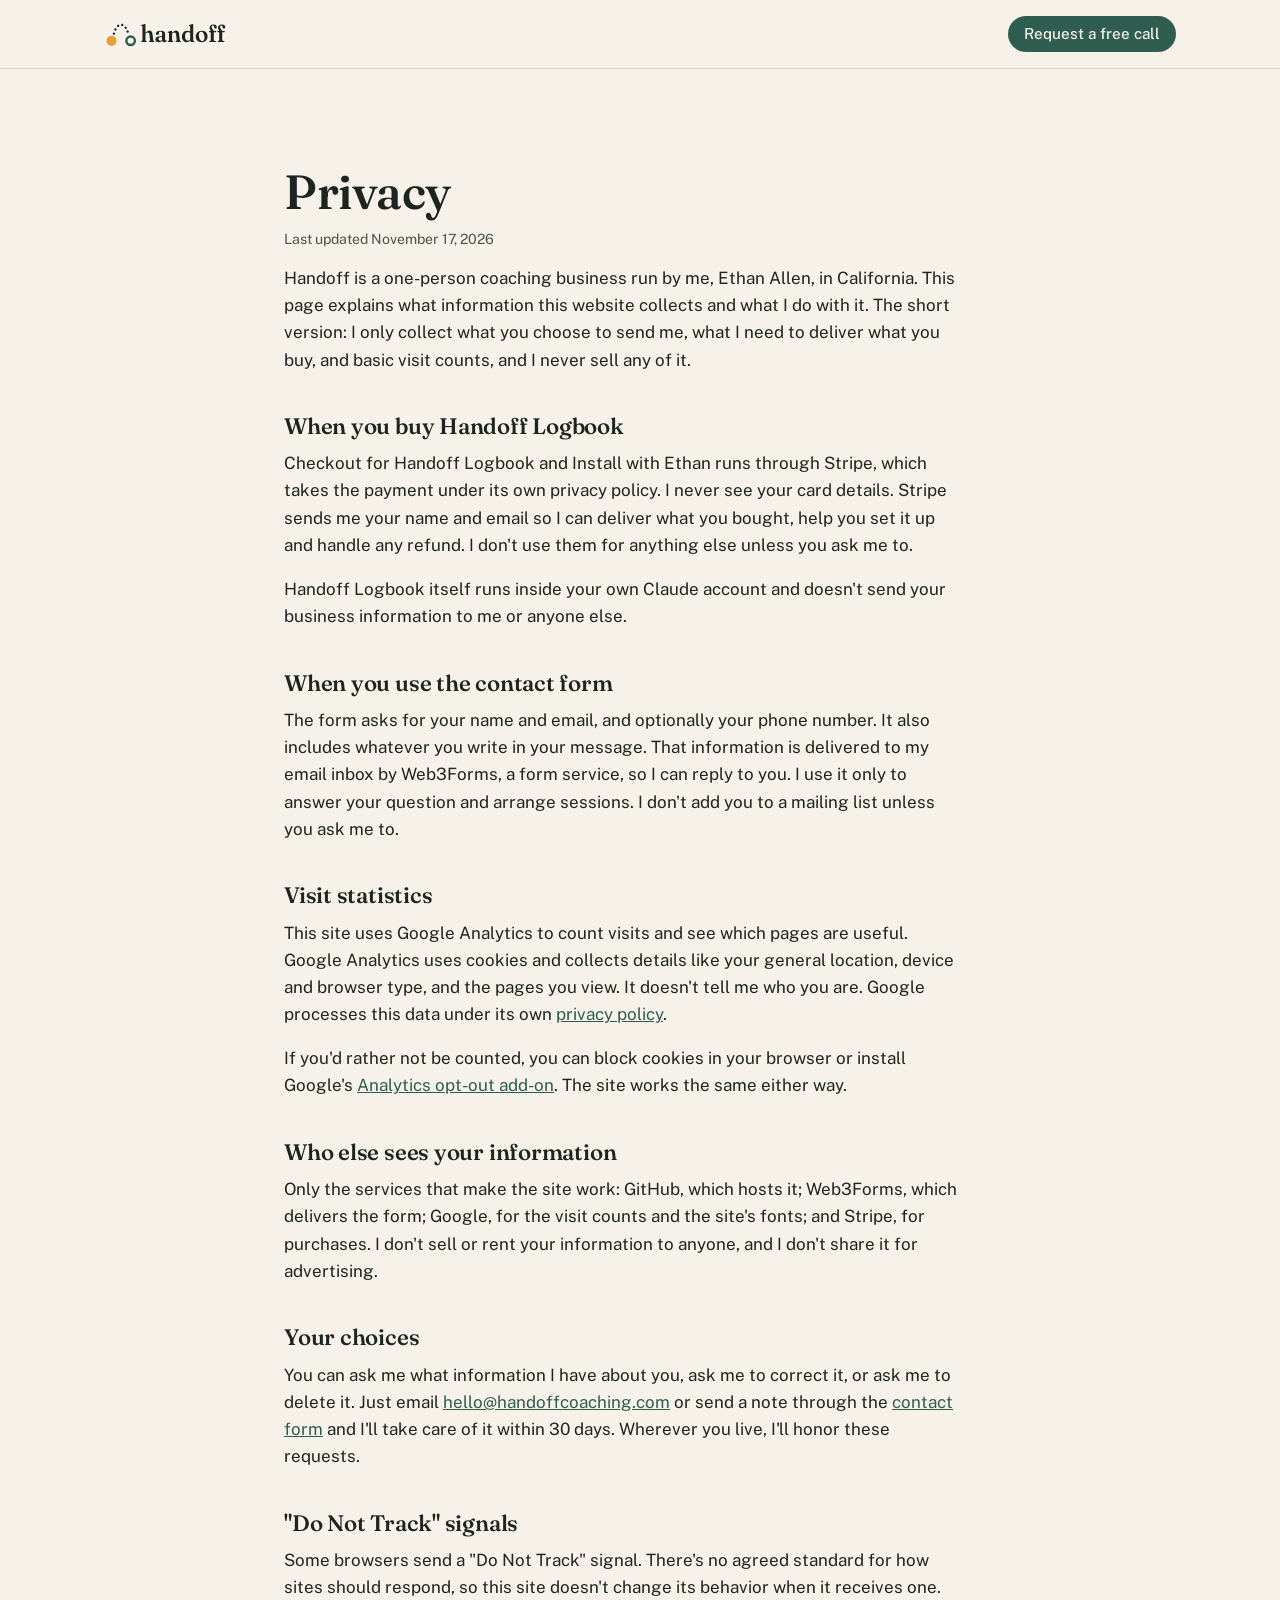
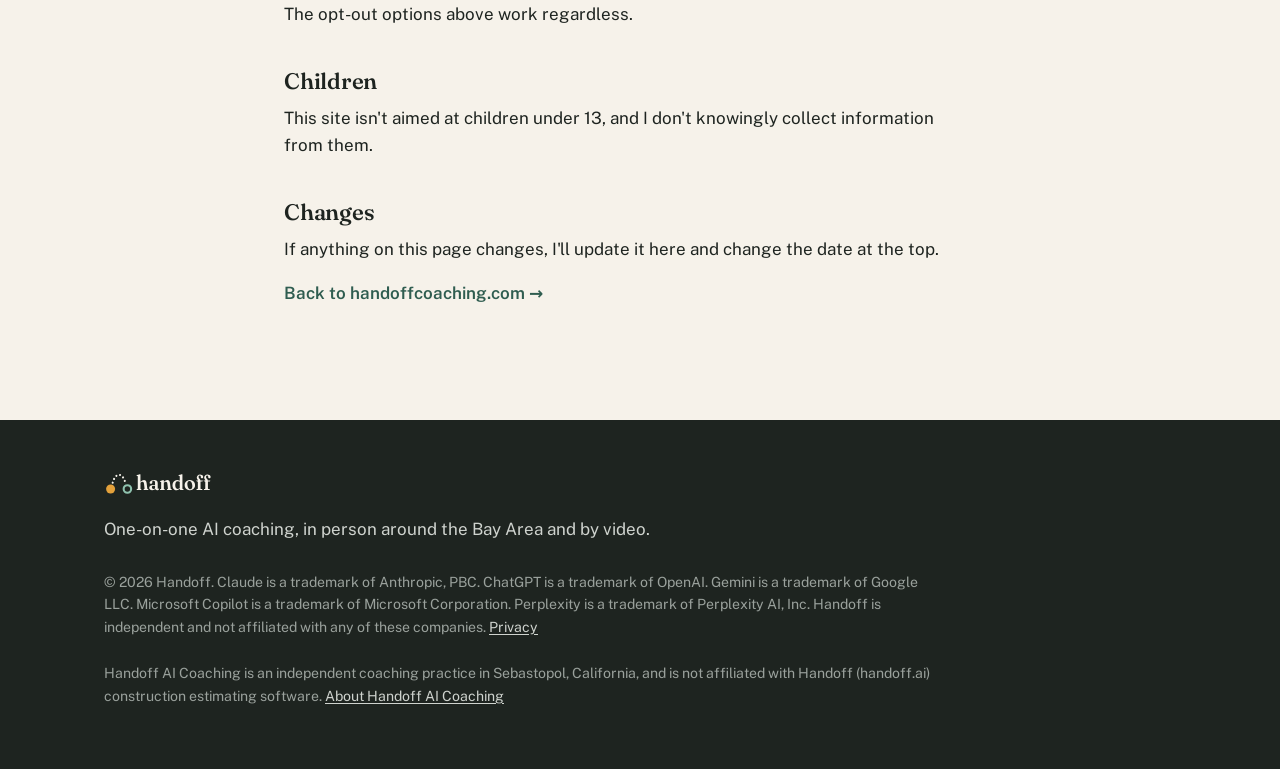
<file: privacy.html>
<!doctype html>
<html lang="en">
<head>
  <!-- Google tag (gtag.js) -->
  <script async src="https://www.googletagmanager.com/gtag/js?id=G-SS783MDGWQ"></script>
  <script>
    window.dataLayer = window.dataLayer || [];
    function gtag(){dataLayer.push(arguments);}
    gtag('js', new Date());
    gtag('config', 'G-SS783MDGWQ');
  </script>
  <meta charset="utf-8">
  <meta name="viewport" content="width=device-width, initial-scale=1">
  <title>Privacy — Handoff AI Coaching</title>
  <meta name="description" content="How handoffcoaching.com handles your information.">
  <link rel="canonical" href="https://handoffcoaching.com/privacy.html">
  <meta property="og:type" content="website">
  <meta property="og:site_name" content="Handoff AI Coaching">
  <meta property="og:url" content="https://handoffcoaching.com/privacy.html">
  <meta property="og:title" content="Privacy — Handoff AI Coaching">
  <meta property="og:description" content="How handoffcoaching.com handles your information.">
  <meta property="og:locale" content="en_US">
  <meta property="og:image" content="https://handoffcoaching.com/assets/og-image.png">
  <meta property="og:image:width" content="1200">
  <meta property="og:image:height" content="630">
  <meta property="og:image:alt" content="Handoff: Let AI do your busywork. I'll show you how.">
  <meta name="twitter:card" content="summary_large_image">
  <meta name="twitter:image" content="https://handoffcoaching.com/assets/og-image.png">
  <link rel="apple-touch-icon" href="assets/apple-touch-icon.png">
  <link rel="icon" href="assets/favicon.svg" type="image/svg+xml">
  <link rel="preconnect" href="https://fonts.googleapis.com">
  <link rel="preconnect" href="https://fonts.gstatic.com" crossorigin>
  <link href="https://fonts.googleapis.com/css2?family=Fraunces:opsz,wght@9..144,400;9..144,560;9..144,650&family=Public+Sans:wght@400;500;600&display=swap" rel="stylesheet">
  <link rel="stylesheet" href="styles.css">
</head>
<body>

<header class="site-header">
  <div class="wrap header-inner">
    <a href="./" class="brand" aria-label="Handoff home"><img src="assets/handoff-primary.svg" alt="Handoff" height="34"></a>
    <nav class="nav" aria-label="Main">
      <a href="./#contact" class="btn btn-small">Request a free call</a>
    </nav>
  </div>
</header>

<main class="section">
  <div class="wrap narrow policy">
    <h1>Privacy</h1>
    <p class="fine">Last updated November 17, 2026</p>

    <p>Handoff is a one-person coaching business run by me, Ethan Allen, in California. This page explains what information this website collects and what I do with it. The short version: I only collect what you choose to send me, what I need to deliver what you buy, and basic visit counts, and I never sell any of it.</p>

    <h2>When you buy Handoff Logbook</h2>
    <p>Checkout for Handoff Logbook and Install with Ethan runs through Stripe, which takes the payment under its own privacy policy. I never see your card details. Stripe sends me your name and email so I can deliver what you bought, help you set it up and handle any refund. I don't use them for anything else unless you ask me to.</p>
    <p>Handoff Logbook itself runs inside your own Claude account and doesn't send your business information to me or anyone else.</p>

    <h2>When you use the contact form</h2>
    <p>The form asks for your name and email, and optionally your phone number. It also includes whatever you write in your message. That information is delivered to my email inbox by Web3Forms, a form service, so I can reply to you. I use it only to answer your question and arrange sessions. I don't add you to a mailing list unless you ask me to.</p>

    <h2>Visit statistics</h2>
    <p>This site uses Google Analytics to count visits and see which pages are useful. Google Analytics uses cookies and collects details like your general location, device and browser type, and the pages you view. It doesn't tell me who you are. Google processes this data under its own <a href="https://policies.google.com/privacy" rel="noopener">privacy policy</a>.</p>
    <p>If you'd rather not be counted, you can block cookies in your browser or install Google's <a href="https://tools.google.com/dlpage/gaoptout" rel="noopener">Analytics opt-out add-on</a>. The site works the same either way.</p>

    <h2>Who else sees your information</h2>
    <p>Only the services that make the site work: GitHub, which hosts it; Web3Forms, which delivers the form; Google, for the visit counts and the site's fonts; and Stripe, for purchases. I don't sell or rent your information to anyone, and I don't share it for advertising.</p>

    <h2>Your choices</h2>
    <p>You can ask me what information I have about you, ask me to correct it, or ask me to delete it. Just email <a href="mailto:hello@handoffcoaching.com">hello@handoffcoaching.com</a> or send a note through the <a href="./#contact">contact form</a> and I'll take care of it within 30 days. Wherever you live, I'll honor these requests.</p>

    <h2>"Do Not Track" signals</h2>
    <p>Some browsers send a "Do Not Track" signal. There's no agreed standard for how sites should respond, so this site doesn't change its behavior when it receives one. The opt-out options above work regardless.</p>

    <h2>Children</h2>
    <p>This site isn't aimed at children under 13, and I don't knowingly collect information from them.</p>

    <h2>Changes</h2>
    <p>If anything on this page changes, I'll update it here and change the date at the top.</p>

    <p><a href="./" class="link-arrow">Back to handoffcoaching.com</a></p>
  </div>
</main>

<footer class="site-footer">
  <div class="wrap footer-inner">
    <img src="assets/handoff-primary-reversed.svg" alt="Handoff" height="30">
    <p>One-on-one AI coaching, in person around the Bay Area and by video.</p>
    <p class="fine">© 2026 Handoff. Claude is a trademark of Anthropic, PBC. ChatGPT is a trademark of OpenAI. Gemini is a trademark of Google LLC. Microsoft Copilot is a trademark of Microsoft Corporation. Perplexity is a trademark of Perplexity AI, Inc. Handoff is independent and not affiliated with any of these companies. <a href="privacy.html">Privacy</a></p>
    <p class="fine">Handoff AI Coaching is an independent coaching practice in Sebastopol, California, and is not affiliated with Handoff (handoff.ai) construction estimating software. <a href="about-handoff-ai-coaching.html">About Handoff AI Coaching</a></p>
  </div>
</footer>

</body>
</html>
</file>
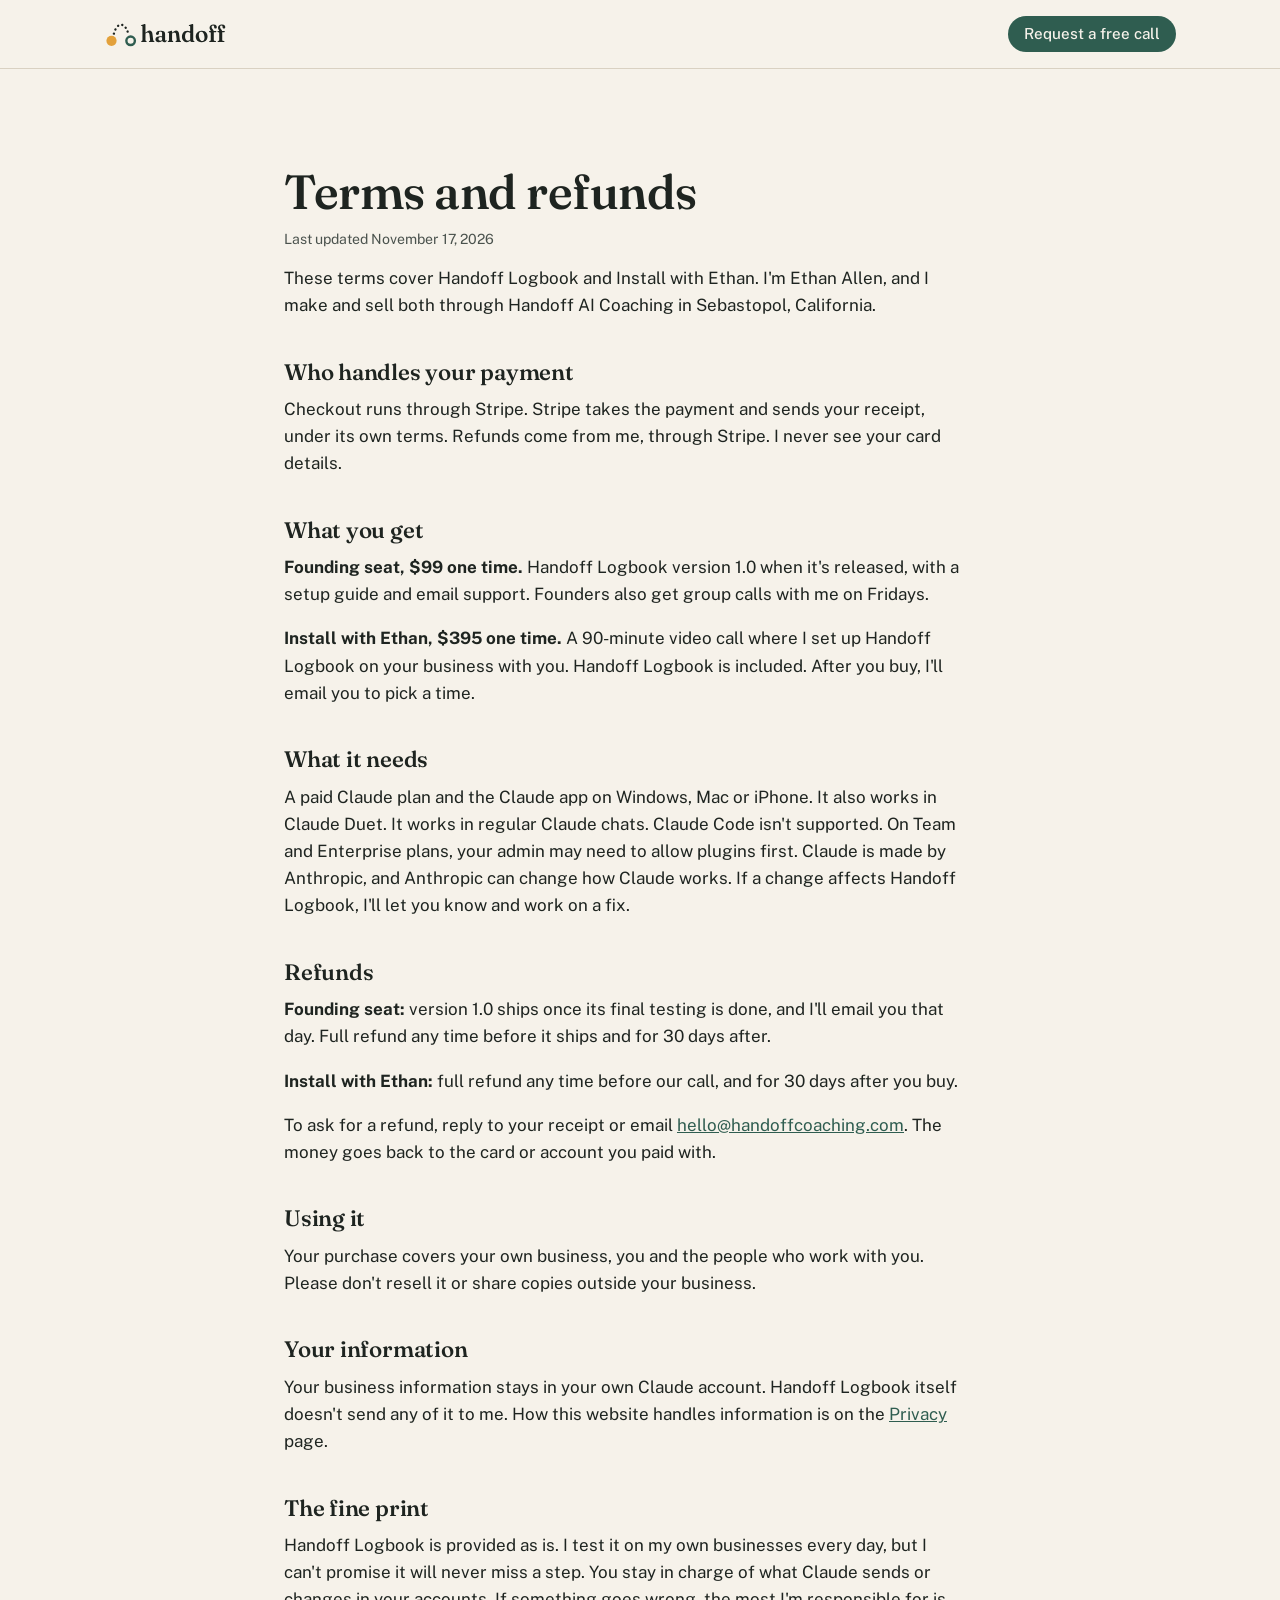
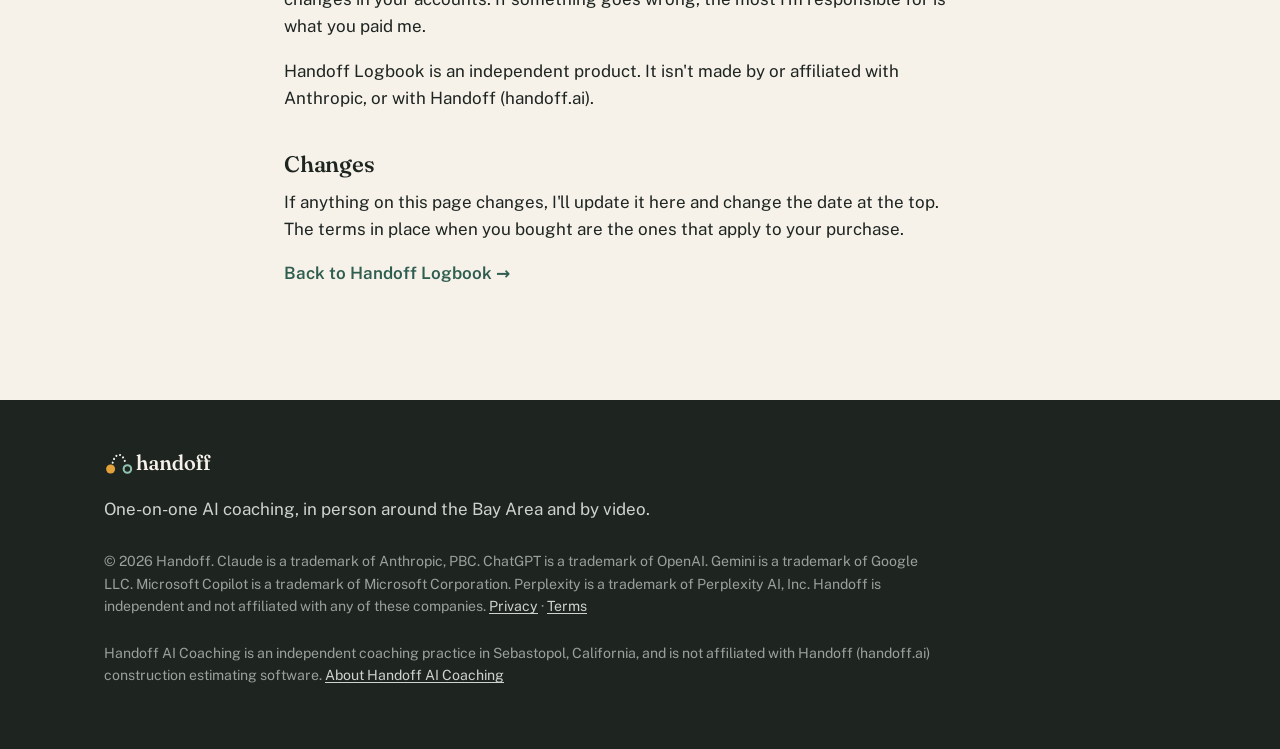
<file: terms.html>
<!doctype html>
<html lang="en">
<head>
  <!-- Google tag (gtag.js) -->
  <script async src="https://www.googletagmanager.com/gtag/js?id=G-SS783MDGWQ"></script>
  <script>
    window.dataLayer = window.dataLayer || [];
    function gtag(){dataLayer.push(arguments);}
    gtag('js', new Date());
    gtag('config', 'G-SS783MDGWQ');
  </script>
  <meta charset="utf-8">
  <meta name="viewport" content="width=device-width, initial-scale=1">
  <title>Terms and refunds — Handoff AI Coaching</title>
  <meta name="description" content="Terms and refunds for Handoff Logbook and Install with Ethan.">
  <link rel="canonical" href="https://handoffcoaching.com/terms.html">
  <meta property="og:type" content="website">
  <meta property="og:site_name" content="Handoff AI Coaching">
  <meta property="og:url" content="https://handoffcoaching.com/terms.html">
  <meta property="og:title" content="Terms and refunds — Handoff AI Coaching">
  <meta property="og:description" content="Terms and refunds for Handoff Logbook and Install with Ethan.">
  <meta property="og:locale" content="en_US">
  <meta property="og:image" content="https://handoffcoaching.com/assets/og-logbook-chats.png">
  <meta property="og:image:width" content="1200">
  <meta property="og:image:height" content="630">
  <meta property="og:image:alt" content="Two Claude chats. Friday: Dana's switching to mornings only. Monday, in a new chat: Dana's call is at 9am, since she asked for mornings.">
  <meta name="twitter:card" content="summary_large_image">
  <meta name="twitter:image" content="https://handoffcoaching.com/assets/og-logbook-chats.png">
  <link rel="apple-touch-icon" href="assets/apple-touch-icon.png">
  <link rel="icon" href="assets/favicon.svg" type="image/svg+xml">
  <link rel="preconnect" href="https://fonts.googleapis.com">
  <link rel="preconnect" href="https://fonts.gstatic.com" crossorigin>
  <link href="https://fonts.googleapis.com/css2?family=Fraunces:opsz,wght@9..144,400;9..144,560;9..144,650&family=Public+Sans:wght@400;500;600&display=swap" rel="stylesheet">
  <link rel="stylesheet" href="styles.css">
</head>
<body>

<header class="site-header">
  <div class="wrap header-inner">
    <a href="./" class="brand" aria-label="Handoff home"><img src="assets/handoff-primary.svg" alt="Handoff" height="34"></a>
    <nav class="nav" aria-label="Main">
      <a href="./#contact" class="btn btn-small">Request a free call</a>
    </nav>
  </div>
</header>

<main class="section">
  <div class="wrap narrow policy">
    <h1>Terms and refunds</h1>
    <p class="fine">Last updated November 17, 2026</p>

    <p>These terms cover Handoff Logbook and Install with Ethan. I'm Ethan Allen, and I make and sell both through Handoff AI Coaching in Sebastopol, California.</p>

    <h2>Who handles your payment</h2>
    <p>Checkout runs through Stripe. Stripe takes the payment and sends your receipt, under its own terms. Refunds come from me, through Stripe. I never see your card details.</p>

    <h2>What you get</h2>
    <p><strong>Founding seat, $99 one time.</strong> Handoff Logbook version 1.0 when it's released, with a setup guide and email support. Founders also get group calls with me on Fridays.</p>
    <p><strong>Install with Ethan, $395 one time.</strong> A 90-minute video call where I set up Handoff Logbook on your business with you. Handoff Logbook is included. After you buy, I'll email you to pick a time.</p>

    <h2>What it needs</h2>
    <p>A paid Claude plan and the Claude app on Windows, Mac or iPhone. It also works in Claude Duet. It works in regular Claude chats. Claude Code isn't supported. On Team and Enterprise plans, your admin may need to allow plugins first. Claude is made by Anthropic, and Anthropic can change how Claude works. If a change affects Handoff Logbook, I'll let you know and work on a fix.</p>

    <h2>Refunds</h2>
    <p><strong>Founding seat:</strong> version 1.0 ships once its final testing is done, and I'll email you that day. Full refund any time before it ships and for 30 days after.</p>
    <p><strong>Install with Ethan:</strong> full refund any time before our call, and for 30 days after you buy.</p>
    <p>To ask for a refund, reply to your receipt or email <a href="mailto:hello@handoffcoaching.com">hello@handoffcoaching.com</a>. The money goes back to the card or account you paid with.</p>

    <h2>Using it</h2>
    <p>Your purchase covers your own business, you and the people who work with you. Please don't resell it or share copies outside your business.</p>

    <h2>Your information</h2>
    <p>Your business information stays in your own Claude account. Handoff Logbook itself doesn't send any of it to me. How this website handles information is on the <a href="privacy.html">Privacy</a> page.</p>

    <h2>The fine print</h2>
    <p>Handoff Logbook is provided as is. I test it on my own businesses every day, but I can't promise it will never miss a step. You stay in charge of what Claude sends or changes in your accounts. If something goes wrong, the most I'm responsible for is what you paid me.</p>
    <p>Handoff Logbook is an independent product. It isn't made by or affiliated with Anthropic, or with Handoff (handoff.ai).</p>

    <h2>Changes</h2>
    <p>If anything on this page changes, I'll update it here and change the date at the top. The terms in place when you bought are the ones that apply to your purchase.</p>

    <p><a href="logbook.html" class="link-arrow">Back to Handoff Logbook</a></p>
  </div>
</main>

<footer class="site-footer">
  <div class="wrap footer-inner">
    <img src="assets/handoff-primary-reversed.svg" alt="Handoff" height="30">
    <p>One-on-one AI coaching, in person around the Bay Area and by video.</p>
    <p class="fine">© 2026 Handoff. Claude is a trademark of Anthropic, PBC. ChatGPT is a trademark of OpenAI. Gemini is a trademark of Google LLC. Microsoft Copilot is a trademark of Microsoft Corporation. Perplexity is a trademark of Perplexity AI, Inc. Handoff is independent and not affiliated with any of these companies. <a href="privacy.html">Privacy</a> · <a href="terms.html">Terms</a></p>
    <p class="fine">Handoff AI Coaching is an independent coaching practice in Sebastopol, California, and is not affiliated with Handoff (handoff.ai) construction estimating software. <a href="about-handoff-ai-coaching.html">About Handoff AI Coaching</a></p>
  </div>
</footer>

</body>
</html>
</file>
<file: styles.css>
/* Handoff — site styles. Brand tokens live here; change them once, the whole site follows. */
:root{
  --paper:#F6F2EA;      /* warm off-white background */
  --paper-2:#EDE6D9;    /* alternate band */
  --ink:#1E2420;        /* primary text */
  --ink-2:#4A524D;      /* secondary text */
  --green:#2F5D50;      /* brand primary */
  --green-2:#244A40;    /* hover */
  --amber:#E3A13B;      /* accent, use sparingly */
  --line:#D9D1C2;
  --radius:14px;
  --serif:"Fraunces", Georgia, "Times New Roman", serif;
  --sans:"Public Sans", system-ui, -apple-system, "Segoe UI", Arial, sans-serif;
}
*{box-sizing:border-box}
html{scroll-behavior:smooth;scroll-padding-top:80px}
body{margin:0;background:var(--paper);color:var(--ink);font:400 17px/1.6 var(--sans);-webkit-font-smoothing:antialiased}
img{max-width:100%;display:block}
a{color:var(--green)}
.wrap{max-width:1120px;margin:0 auto;padding:0 24px}
.narrow{max-width:760px}
h1,h2,h3{font-family:var(--serif);font-weight:560;line-height:1.12;letter-spacing:-.01em;margin:0 0 .5em}
h1{font-size:clamp(2.4rem,5.4vw,4.1rem)}
h1 em{font-style:italic;color:var(--green);font-weight:400}
h2{font-size:clamp(1.8rem,3.4vw,2.6rem);max-width:22ch}
h3{font-size:1.3rem}
p{margin:0 0 1em}
.eyebrow{font:600 .78rem/1 var(--sans);letter-spacing:.14em;text-transform:uppercase;color:var(--green);margin-bottom:1.1em}
.lede{font-size:1.2rem;color:var(--ink-2);max-width:38em}
.section-lede{color:var(--ink-2);max-width:40em;margin-bottom:2.2em}
.fine{font-size:.88rem;color:var(--ink-2)}

/* Buttons */
.btn{display:inline-block;background:var(--green);color:var(--paper);text-decoration:none;font:600 1rem/1 var(--sans);padding:16px 24px;border-radius:999px;border:0;cursor:pointer;transition:background .15s}
.btn:hover{background:var(--green-2)}
.btn:focus-visible,a:focus-visible,summary:focus-visible,input:focus-visible,select:focus-visible,textarea:focus-visible{outline:3px solid var(--amber);outline-offset:2px}
.btn-small{padding:10px 16px;font-size:.92rem}
.link-arrow{font-weight:600;text-decoration:none}
.link-arrow::after{content:" →"}

/* Header */
.site-header{position:sticky;top:0;z-index:10;background:rgba(246,242,234,.92);backdrop-filter:blur(8px);border-bottom:1px solid var(--line)}
.header-inner{display:flex;align-items:center;justify-content:space-between;height:68px;gap:16px}
.brand{display:inline-flex;align-items:center;align-self:stretch;padding:0 14px;margin-left:-14px;cursor:pointer}
.brand,.brand *{cursor:pointer}
.brand img{height:34px;width:auto;pointer-events:none}
.nav a[aria-current="page"]:not(.btn){color:var(--green);text-decoration:underline;text-decoration-color:var(--amber);text-decoration-thickness:2px;text-underline-offset:6px}
.nav{display:flex;align-items:center;gap:26px}
.nav a{color:var(--ink);text-decoration:none;font-size:.95rem;font-weight:500}
.nav a.btn{color:var(--paper)}
@media (max-width:860px){.nav a:not(.btn){display:none}}

/* Hero */
.hero{padding:88px 0 72px}
.hero-grid{display:grid;grid-template-columns:1.25fr .9fr;gap:56px;align-items:center}
.hero-cta{display:flex;flex-wrap:wrap;align-items:center;gap:22px;margin:30px 0 18px}
.hero-card{margin:0;background:#fff;border:1px solid var(--line);border-radius:22px;padding:26px;box-shadow:0 20px 40px -24px rgba(30,36,32,.25)}
.chat p{border-radius:16px;padding:14px 16px;font-size:.98rem;margin-bottom:12px}
.chat-you{background:var(--paper-2);margin-left:18%}
.chat-ai{background:#EAF1EE;margin-right:10%;position:relative;padding-left:38px!important}
.chat-ai .dot{position:absolute;left:14px;top:20px;width:12px;height:12px;border-radius:50%;background:var(--amber)}
.hero-card figcaption{font-size:.85rem;color:var(--ink-2);margin-top:6px}
@media (max-width:860px){.hero{padding:56px 0}.hero-grid{grid-template-columns:1fr;gap:36px}}

/* Credentials strip */
.proof{border-top:1px solid var(--line);padding:40px 0 48px}
.proof-inner{display:grid;grid-template-columns:1fr 2fr;gap:40px;align-items:start}
.proof-lead{font:400 1.2rem/1.35 var(--serif);font-style:italic;color:var(--ink);margin:0}
.proof-list{list-style:none;margin:0;padding:0;display:grid;grid-template-columns:repeat(3,1fr);gap:24px}
.proof-list li{border-left:3px solid var(--amber);padding-left:14px}
.proof-list b{display:block;font:560 1.45rem/1.1 var(--serif);margin-bottom:4px}
.proof-list span{font-size:.9rem;color:var(--ink-2)}
@media (max-width:860px){.proof-inner{grid-template-columns:1fr;gap:22px}.proof-list{grid-template-columns:1fr;gap:14px}}

/* Band */
.band{background:var(--ink);color:var(--paper);padding:64px 0}
.shift{display:grid;grid-template-columns:1fr 1.3fr;gap:48px;align-items:start}
.shift-lead{font:400 clamp(1.7rem,3vw,2.3rem)/1.15 var(--serif);font-style:italic;margin:0}
.shift p:last-child{color:#CFD3CE;font-size:1.08rem;margin:0}
@media (max-width:760px){.shift{grid-template-columns:1fr;gap:18px}}

/* Sections */
.section{padding:96px 0}
.section.alt{background:var(--paper-2)}
@media (max-width:760px){.section{padding:64px 0}}
.grid-3{display:grid;grid-template-columns:repeat(3,1fr);gap:22px;margin-top:36px}
@media (max-width:900px){.grid-3{grid-template-columns:1fr 1fr}}
@media (max-width:600px){.grid-3{grid-template-columns:1fr}}
.card{background:#fff;border:1px solid var(--line);border-radius:var(--radius);padding:28px}
.card p{color:var(--ink-2);margin:0}
.num{display:block;font:600 .8rem/1 var(--sans);color:var(--amber);letter-spacing:.1em;margin-bottom:18px}
.who h3{margin-bottom:.3em}.who p{color:var(--ink-2)}

/* Steps */
.steps{list-style:none;padding:0;margin:36px 0 0;display:grid;grid-template-columns:repeat(3,1fr);gap:28px;counter-reset:s}
.steps li{counter-increment:s;border-top:2px solid var(--ink);padding-top:20px;color:var(--ink-2)}
.steps li::before{content:counter(s);display:block;font:560 2.4rem/1 var(--serif);color:var(--green);margin-bottom:12px}
.steps strong{display:block;color:var(--ink);font-size:1.08rem;margin-bottom:4px}
@media (max-width:760px){.steps{grid-template-columns:1fr}}

/* Pricing */
.pricing{display:grid;grid-template-columns:repeat(3,1fr);gap:22px}
@media (max-width:960px){.pricing{grid-template-columns:1fr 1fr}}
@media (max-width:620px){.pricing{grid-template-columns:1fr}}
.pricing-group{font:560 1.6rem/1.2 var(--serif);margin:48px 0 8px}
.pricing-two{grid-template-columns:repeat(2,1fr)}
@media (max-width:620px){.pricing-two{grid-template-columns:1fr}}
.plan{background:#fff;border:1px solid var(--line);border-radius:var(--radius);padding:30px 28px;position:relative}
.plan.featured{border:2px solid var(--green);box-shadow:0 18px 36px -24px rgba(47,93,80,.55)}
.plan .tag{position:absolute;top:-13px;left:24px;background:var(--amber);color:var(--ink);font:600 .72rem/1 var(--sans);letter-spacing:.1em;text-transform:uppercase;padding:7px 10px;border-radius:999px;margin:0}
.price{font:560 2.3rem/1 var(--serif);margin:.2em 0 .15em}
.price span{font:500 .95rem var(--sans);color:var(--ink-2)}
.price-alt{font-weight:600;color:var(--green);margin:0 0 .3em}
.plan-outcome{font-family:var(--serif);font-size:1.02rem;line-height:1.35;color:var(--ink);margin:0 0 10px}
.meta{font-size:.9rem;color:var(--ink-2);border-bottom:1px solid var(--line);padding-bottom:16px;margin-bottom:16px}
.plan ul{list-style:none;padding:0;margin:0}
.plan li{padding-left:22px;position:relative;margin-bottom:8px;font-size:.96rem}
.plan li::before{content:"";position:absolute;left:2px;top:.6em;width:8px;height:8px;border-radius:50%;border:2px solid var(--green)}
.pricing-notes{display:grid;grid-template-columns:1fr 1fr;gap:6px 36px;margin-top:36px;padding-top:24px;border-top:1px solid var(--line);font-size:.95rem;color:var(--ink-2)}
.pricing-notes strong{color:var(--ink)}
@media (max-width:620px){.pricing-notes{grid-template-columns:1fr}}

/* About */
.about{display:grid;grid-template-columns:260px 1fr;gap:64px;align-items:start}
.about-photo{background:#fff;border:1px solid var(--line);border-radius:28px;aspect-ratio:4/5;overflow:hidden;display:grid;place-items:center}
.about-photo img{width:100%;height:100%;object-fit:cover}
.about-photo img.is-mark{width:70%;height:auto;object-fit:contain}
.about p{max-width:38em}
@media (max-width:760px){.about{grid-template-columns:1fr;gap:28px}.about-photo{width:200px}}

/* FAQ */
details{border-bottom:1px solid var(--line);padding:18px 0}
summary{cursor:pointer;font:560 1.15rem/1.3 var(--serif);list-style:none;display:flex;justify-content:space-between;gap:16px}
summary::-webkit-details-marker{display:none}
summary::after{content:"+";font-family:var(--sans);color:var(--green);font-weight:500}
details[open] summary::after{content:"–"}
details p{color:var(--ink-2);margin:12px 0 0;max-width:46em}

/* Contact */
.contact-grid{display:grid;grid-template-columns:1fr 1.1fr;gap:64px;align-items:start}
@media (max-width:860px){.contact-grid{grid-template-columns:1fr;gap:28px}}
.form{background:#fff;border:1px solid var(--line);border-radius:20px;padding:32px;display:grid;gap:16px}
.form label{display:grid;gap:6px;font-weight:600;font-size:.92rem}
.opt{font-weight:400;color:var(--ink-2)}
.form input,.form select,.form textarea{font:400 1rem/1.4 var(--sans);color:var(--ink);background:var(--paper);border:1px solid var(--line);border-radius:10px;padding:12px 14px;width:100%}
.form textarea{resize:vertical}
.form .btn{justify-self:start}
.hp{position:absolute;left:-9999px;opacity:0;height:0;width:0}
.form-status{margin:0;font-size:.95rem;min-height:1.4em}
.form-status.ok{color:var(--green);font-weight:600}
.form-status.err{color:#9B3B2B;font-weight:600}

/* Footer */
.site-footer{background:var(--ink);color:#CFD3CE;padding:48px 0}
.footer-inner{display:grid;gap:10px}
.footer-inner img{height:30px;width:auto;margin-bottom:8px}
.site-footer .fine{color:#9AA19C;max-width:60em}

/* Footer links */
.site-footer a{color:#CFD3CE;text-decoration:underline;text-underline-offset:2px}
.site-footer a:hover{color:#fff}

/* Policy page */
.policy h1{font-size:clamp(2.2rem,4.5vw,3rem);margin-bottom:.2em}
.policy h2{font-size:1.4rem;margin-top:1.8em;max-width:none}
.policy p{max-width:40em}

/* Why-UX band: heading uses the band's lead style */
.band h2.shift-lead{max-width:none;margin:0}
.band .shift div p{color:#CFD3CE;font-size:1.05rem;margin:0 0 1em}
.band .shift div p:last-child{margin-bottom:0}

/* ---------- AI product landing page (ai-product.html) ---------- */
.lp-hero{padding:72px 0 64px}
.lp-hero-grid{display:grid;grid-template-columns:1.05fr .95fr;gap:56px;align-items:start}
.lp-hero h1{font-size:clamp(2.4rem,5vw,3.9rem)}
.lp-hero .lede{margin-bottom:.8em}
.lp-points{list-style:none;padding:0;margin:26px 0 0;display:grid;gap:10px;color:var(--ink-2);font-size:.98rem}
.lp-points li{padding-left:24px;position:relative}
.lp-points li::before{content:"";position:absolute;left:2px;top:.55em;width:8px;height:8px;border-radius:50%;border:2px solid var(--green)}
.lp-form{box-shadow:0 20px 40px -24px rgba(30,36,32,.25);scroll-margin-top:90px}
.lp-form h2{font-size:1.55rem;margin:0 0 .25em;max-width:none}
.lp-form .fine{margin:0}
.lp-form .btn{width:100%;text-align:center}
.form input::placeholder,.form textarea::placeholder{color:#8A918C}
.form-row{display:grid;grid-template-columns:1fr 1fr;gap:16px}
@media (max-width:520px){.form-row{grid-template-columns:1fr}}
@media (max-width:900px){.lp-hero{padding:48px 0}.lp-hero-grid{grid-template-columns:1fr;gap:36px}}

.lp-areas{display:grid;grid-template-columns:1fr 1fr;gap:0 56px;margin-top:32px}
.lp-areas>div{border-top:1px solid var(--line);padding:22px 0 24px}
.lp-areas h3{font-size:1.15rem;margin-bottom:.35em}
.lp-areas p{color:var(--ink-2);margin:0;max-width:34em}
@media (max-width:760px){.lp-areas{grid-template-columns:1fr}}

.case{display:grid;grid-template-columns:240px 1fr;gap:48px;padding:40px 0;border-top:1px solid var(--line)}
.case:first-of-type{margin-top:28px}
.case-meta h3{font-size:1.45rem;margin-bottom:.3em}
.case h4{font:600 .76rem/1 var(--sans);letter-spacing:.14em;text-transform:uppercase;color:var(--green);margin:0 0 .7em}
.case p{max-width:40em;color:var(--ink-2)}
.case p+h4{margin-top:1.6em}
.case blockquote{margin:1.4em 0;padding-left:16px;border-left:3px solid var(--amber);font:400 1.15rem/1.4 var(--serif);font-style:italic;color:var(--ink);max-width:36em}
.case .case-outcome{font-weight:600;color:var(--ink);margin:0}
.case-more{border-top:1px solid var(--line);padding-top:24px;margin:0;color:var(--ink-2)}
@media (max-width:760px){.case{grid-template-columns:1fr;gap:10px;padding:32px 0}}

.plan{display:flex;flex-direction:column}
.plan>p:not(.price):not(.meta){color:var(--ink-2);font-size:.96rem}
.plan ul{margin-bottom:24px}
.plan .btn{margin-top:auto;text-align:center}

.lp-final{border-top:1px solid var(--line)}
.lp-final .form .btn{width:100%;text-align:center}

.lp-header-cta{opacity:0;visibility:hidden;transition:opacity .2s ease,visibility .2s}
.lp-header-cta.show{opacity:1;visibility:visible}
.lp-sticky{display:none}
@media (max-width:860px){.lp-nav-cta{display:none}}
@media (max-width:860px){
  .lp-header-cta{display:none}
  .lp-sticky{display:block;position:fixed;left:16px;right:16px;bottom:16px;z-index:20;transform:translateY(160%);transition:transform .2s ease}
  .lp-sticky.show{transform:none}
  .lp-sticky .btn{display:block;text-align:center;box-shadow:0 10px 30px -10px rgba(30,36,32,.6)}
}
@media (prefers-reduced-motion:reduce){.lp-sticky,.lp-header-cta{transition:none}}
@media (max-width:480px){.lp-long{display:none}}
.case blockquote+h4{margin-top:1.6em}

/* Homepage: "Two ways I can help" */
.paths{display:grid;grid-template-columns:1fr 1fr;gap:22px;margin-top:32px}
.paths .card{display:flex;flex-direction:column;gap:6px;padding:32px}
.paths .card .eyebrow{margin-bottom:.4em}
.paths .card h3{font-size:1.5rem;margin:0}
.paths .card p:not(.eyebrow){margin:0 0 18px}
.paths .card .link-arrow{margin-top:auto}
@media (max-width:760px){.paths{grid-template-columns:1fr}}
.paths .card p.eyebrow{color:var(--green)}

/* Homepage: AI product design row under the coaching prices */
.services-extra{margin-top:32px;display:grid;grid-template-columns:1fr auto;align-items:center;gap:20px 40px;background:#fff;border:1px solid var(--line);border-radius:var(--radius);padding:28px 30px}
.services-extra h3{margin:0 0 .3em}
.services-extra p:not(.eyebrow){color:var(--ink-2);margin:0;max-width:40em}
.services-extra .eyebrow{margin-bottom:.6em}
@media (max-width:760px){.services-extra{grid-template-columns:1fr}.services-extra .btn{justify-self:start}}

/* Homepage: Handoff Logbook feature announcement */
.lbf{position:relative;overflow:hidden;background:var(--green);color:var(--paper);padding:104px 0}
.lbf-glow{position:absolute;inset:-40% -10% auto auto;width:720px;height:720px;border-radius:50%;background:radial-gradient(closest-side,rgba(227,161,59,.32),rgba(227,161,59,0));pointer-events:none}
.lbf-grid{position:relative;display:grid;grid-template-columns:1.05fr .95fr;gap:64px;align-items:center}
.lbf-pill{display:inline-flex;align-items:center;gap:8px;font:600 .82rem/1 var(--sans);letter-spacing:.04em;color:var(--ink);background:#FBEFD8;border-radius:999px;padding:8px 14px 8px 11px;margin:0 0 26px}
.lbf-dot{width:8px;height:8px;border-radius:50%;background:var(--amber);display:inline-block;flex:none}
.lbf-ring{width:9px;height:9px;border-radius:50%;border:2px solid var(--green);display:inline-block;flex:none}
.lbf h2{color:var(--paper);font-size:clamp(2.3rem,4.6vw,3.7rem);line-height:1.04;max-width:14ch;margin-bottom:.45em}
.lbf h2 em{font-style:italic;font-weight:400;color:#F2C77E}
.lbf-lede{font-size:1.18rem;line-height:1.55;color:#D7E5DF;max-width:34em;margin:0 0 34px}
.lbf-cta{display:flex;flex-wrap:wrap;align-items:center;gap:22px}
.lbf-btn{background:var(--amber);color:var(--ink)}
.lbf-btn:hover{background:#F2C77E;color:var(--ink)}
.lbf-price{font-size:.92rem;line-height:1.45;color:#D7E5DF}
.lbf-price b{color:var(--paper);font-size:1.05rem}
.lbf-visual{display:flex;flex-direction:column;align-items:stretch}
.lbf-card{background:#fff;color:var(--ink);border-radius:22px;padding:20px 22px 22px;display:flex;flex-direction:column;gap:12px;font-size:.98rem;line-height:1.5;box-shadow:0 30px 60px -30px rgba(0,0,0,.55)}
.lbf-c1{margin-right:56px;transform:rotate(-1.2deg)}
.lbf-c2{margin-left:40px;transform:rotate(.8deg)}
.lbf-card p{margin:0}
.lbf-day{align-self:center;display:inline-flex;align-items:center;gap:7px;font:600 .78rem/1 var(--sans);color:#646A66;background:#F5F5F3;border-radius:999px;padding:5px 12px 5px 9px}
.lbf-you{align-self:flex-end;max-width:84%;background:#F5F5F3;border-radius:16px;padding:11px 15px}
.lbf-ai{padding:0 4px}
.lbf-card mark{background:#FBEFD8;color:var(--ink);border-radius:5px;padding:1px 4px;box-shadow:inset 0 -2px 0 var(--amber)}
.lbf-thread{display:flex;align-items:center;gap:12px;height:72px;margin-left:42%;color:#BFD3CB;font:italic 400 .9rem/1 var(--serif)}
.lbf-thread svg{width:20px;height:72px;flex:none}
.lbf-thread path{stroke:#F2C77E;stroke-width:3;stroke-linecap:round;stroke-dasharray:.1 11;fill:none}
/* Entrance: cards rise in, the dotted thread draws, the highlights land last */
@media (prefers-reduced-motion:no-preference){
  .lbf.is-in .lbf-c1{animation:lbfRise .7s cubic-bezier(.2,.7,.2,1) both}
  .lbf.is-in .lbf-thread{animation:lbfFade .6s .45s both}
  .lbf.is-in .lbf-c2{animation:lbfRise2 .7s .7s cubic-bezier(.2,.7,.2,1) both}
  .lbf.is-in .lbf-c2 mark{animation:lbfMark .5s 1.35s both}
  .lbf.js .lbf-c1,.lbf.js .lbf-c2,.lbf.js .lbf-thread{opacity:0}
  .lbf.is-in .lbf-c1,.lbf.is-in .lbf-c2,.lbf.is-in .lbf-thread{opacity:1}
}
@keyframes lbfRise{from{opacity:0;transform:translateY(24px) rotate(-1.2deg)}to{opacity:1;transform:rotate(-1.2deg)}}
@keyframes lbfRise2{from{opacity:0;transform:translateY(24px) rotate(.8deg)}to{opacity:1;transform:rotate(.8deg)}}
@keyframes lbfFade{from{opacity:0}to{opacity:1}}
@keyframes lbfMark{from{background-color:transparent;box-shadow:inset 0 0 0 var(--amber)}to{background-color:#FBEFD8;box-shadow:inset 0 -2px 0 var(--amber)}}
@media (max-width:860px){
  .lbf{padding:72px 0}
  .lbf-grid{grid-template-columns:1fr;gap:44px}
  .lbf-c1{margin-right:24px}.lbf-c2{margin-left:24px}
  .lbf-thread{margin-left:30%}
}
</file>
